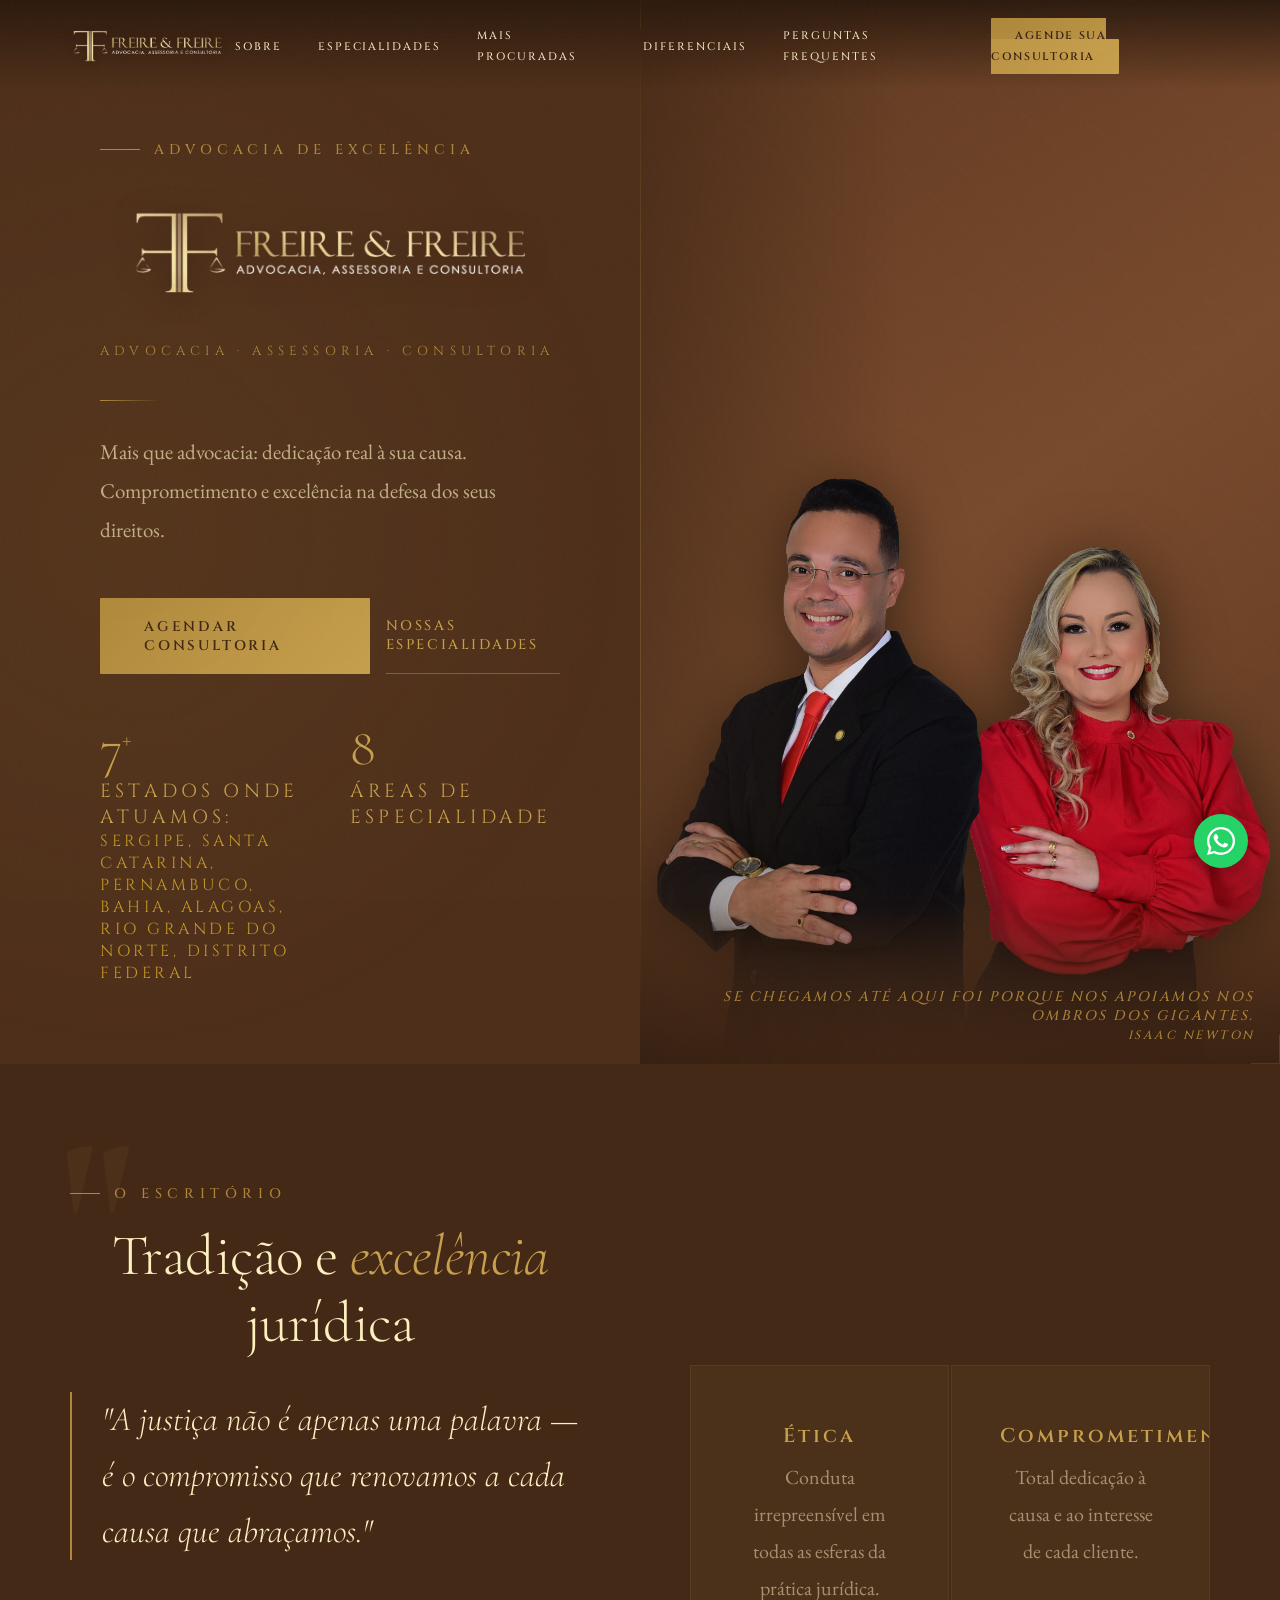
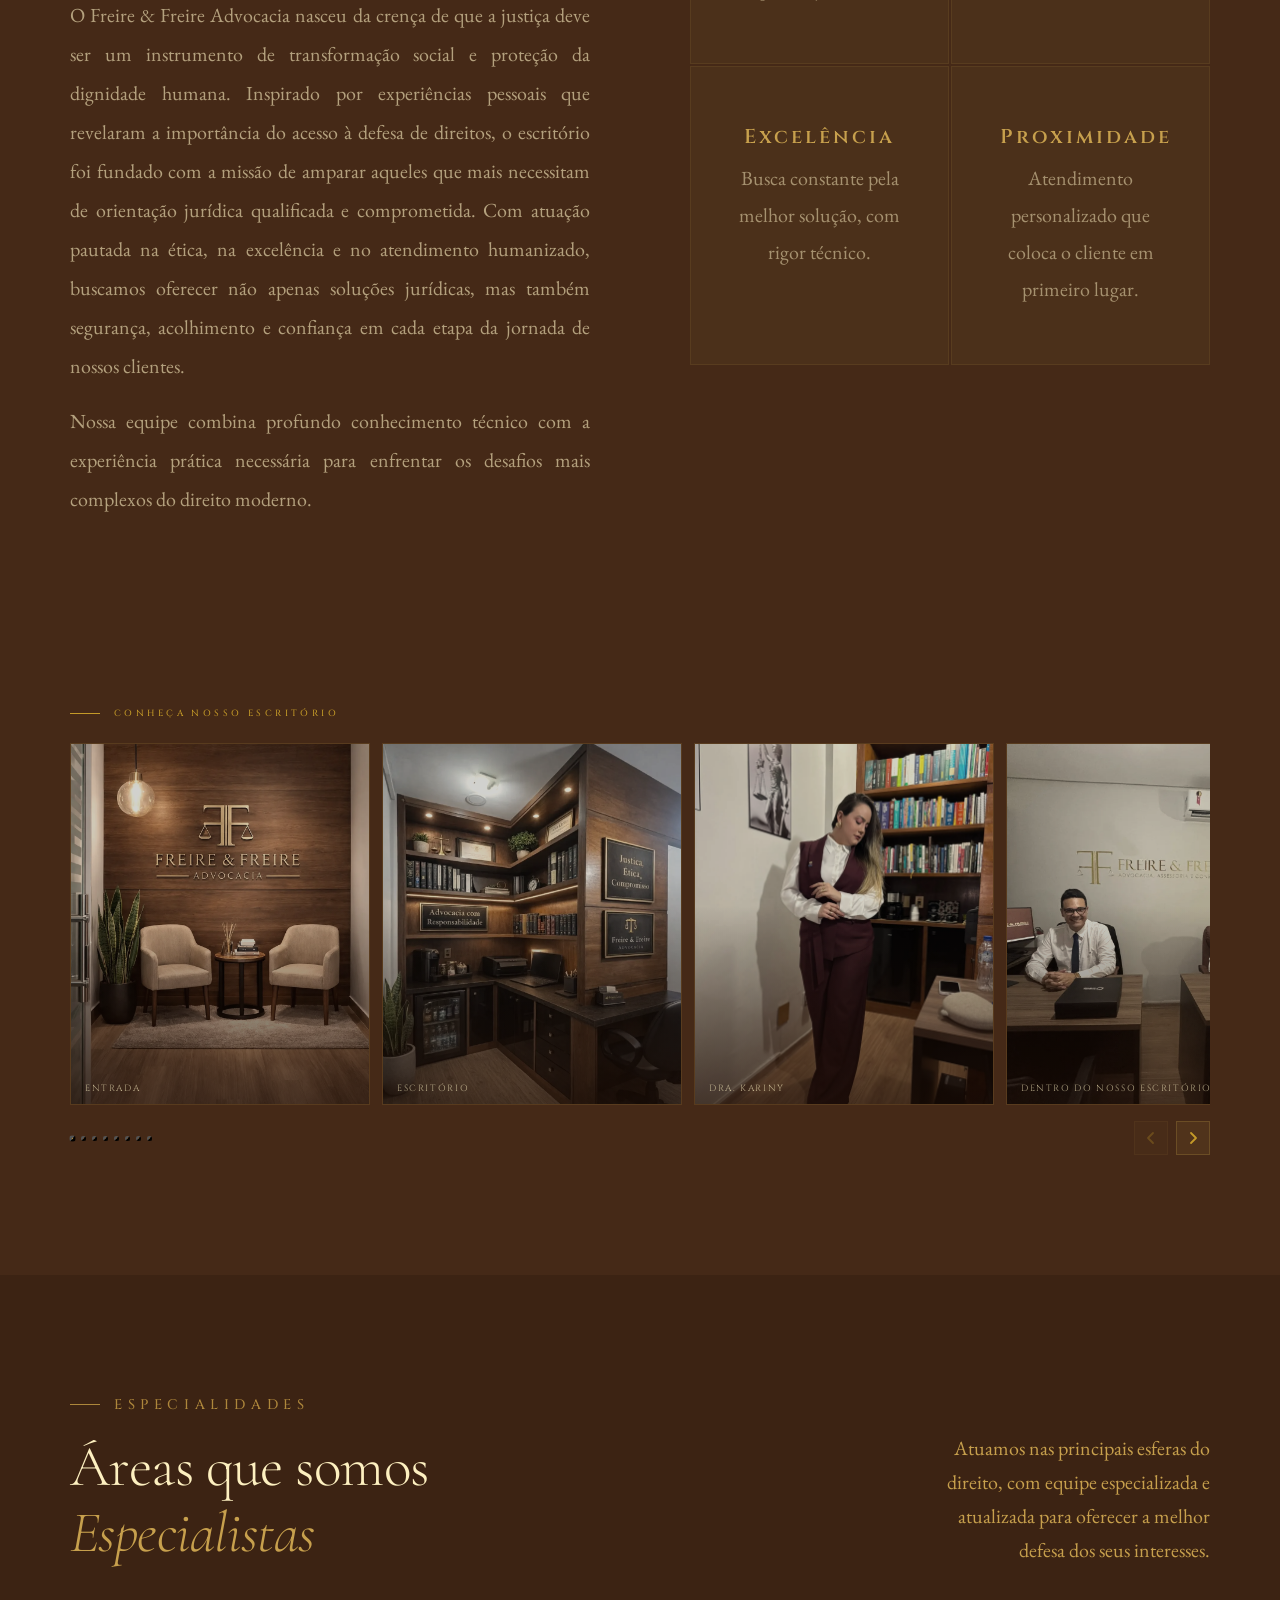
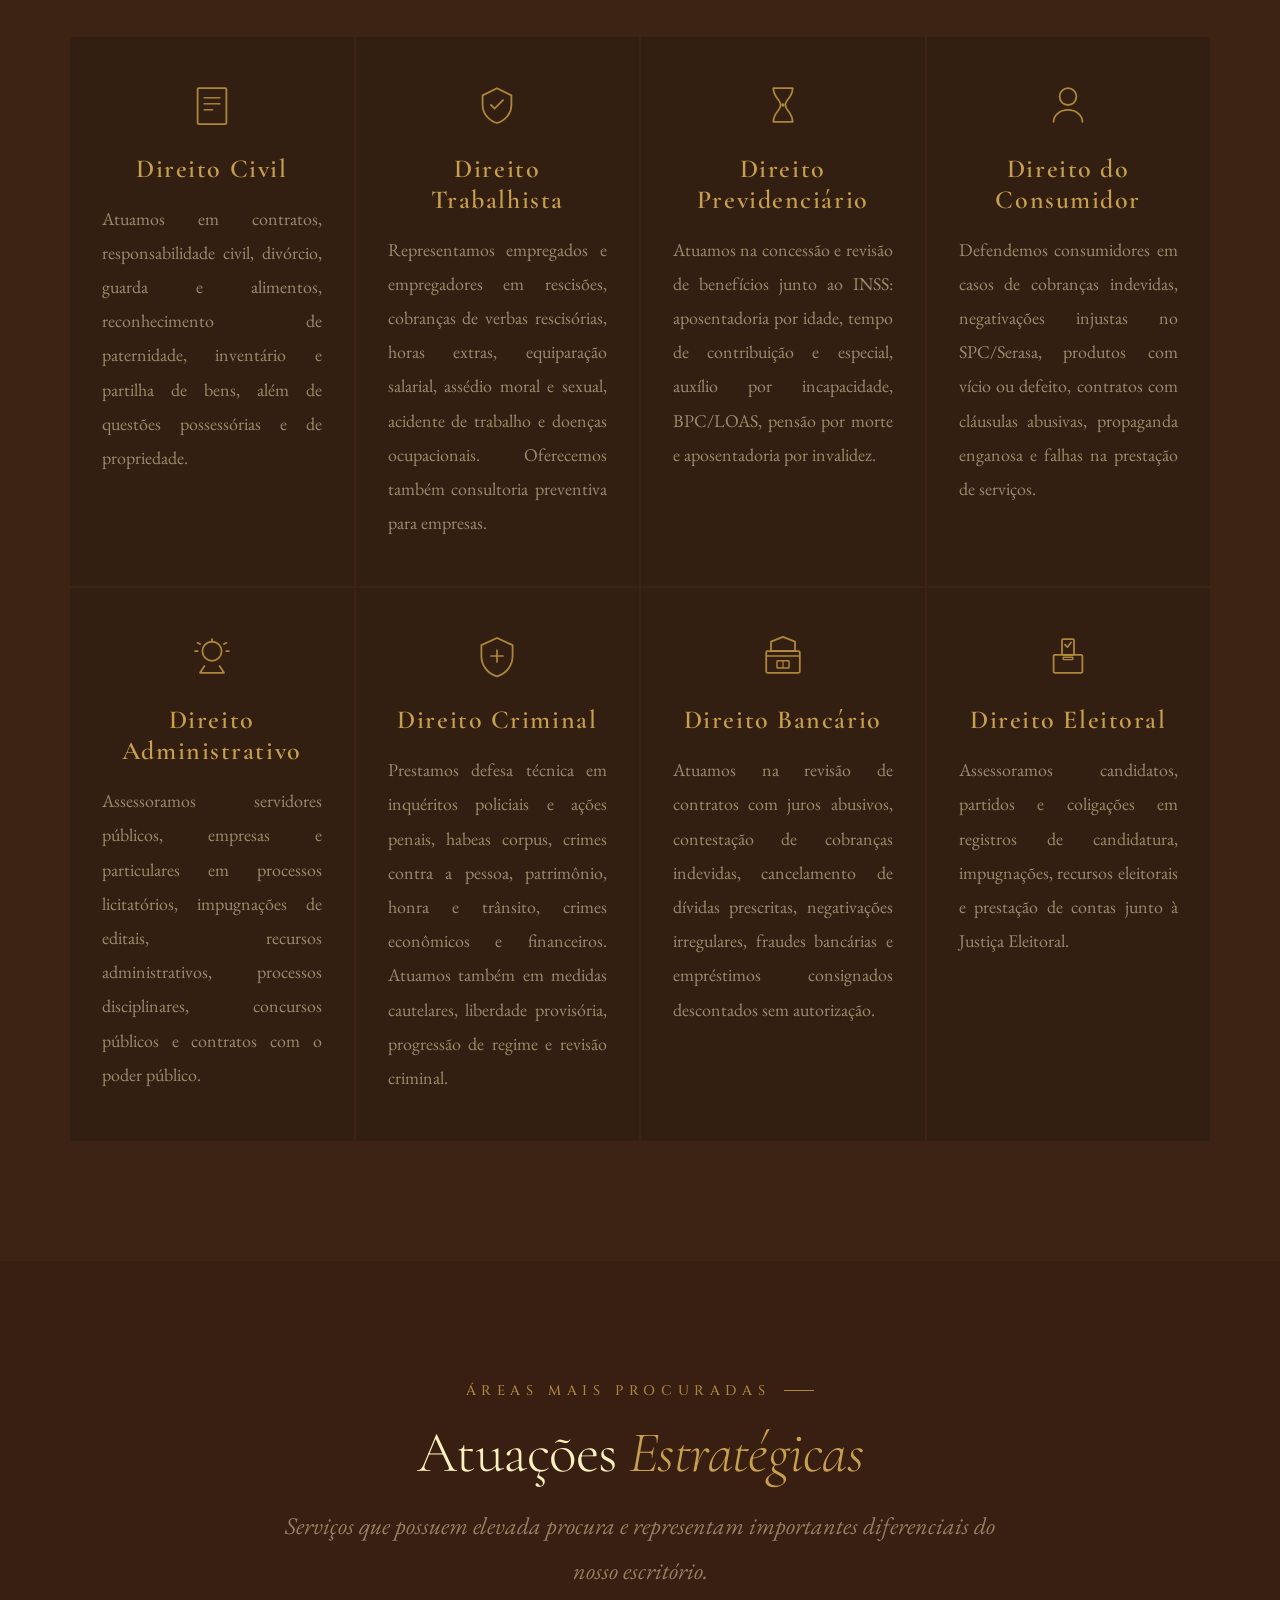
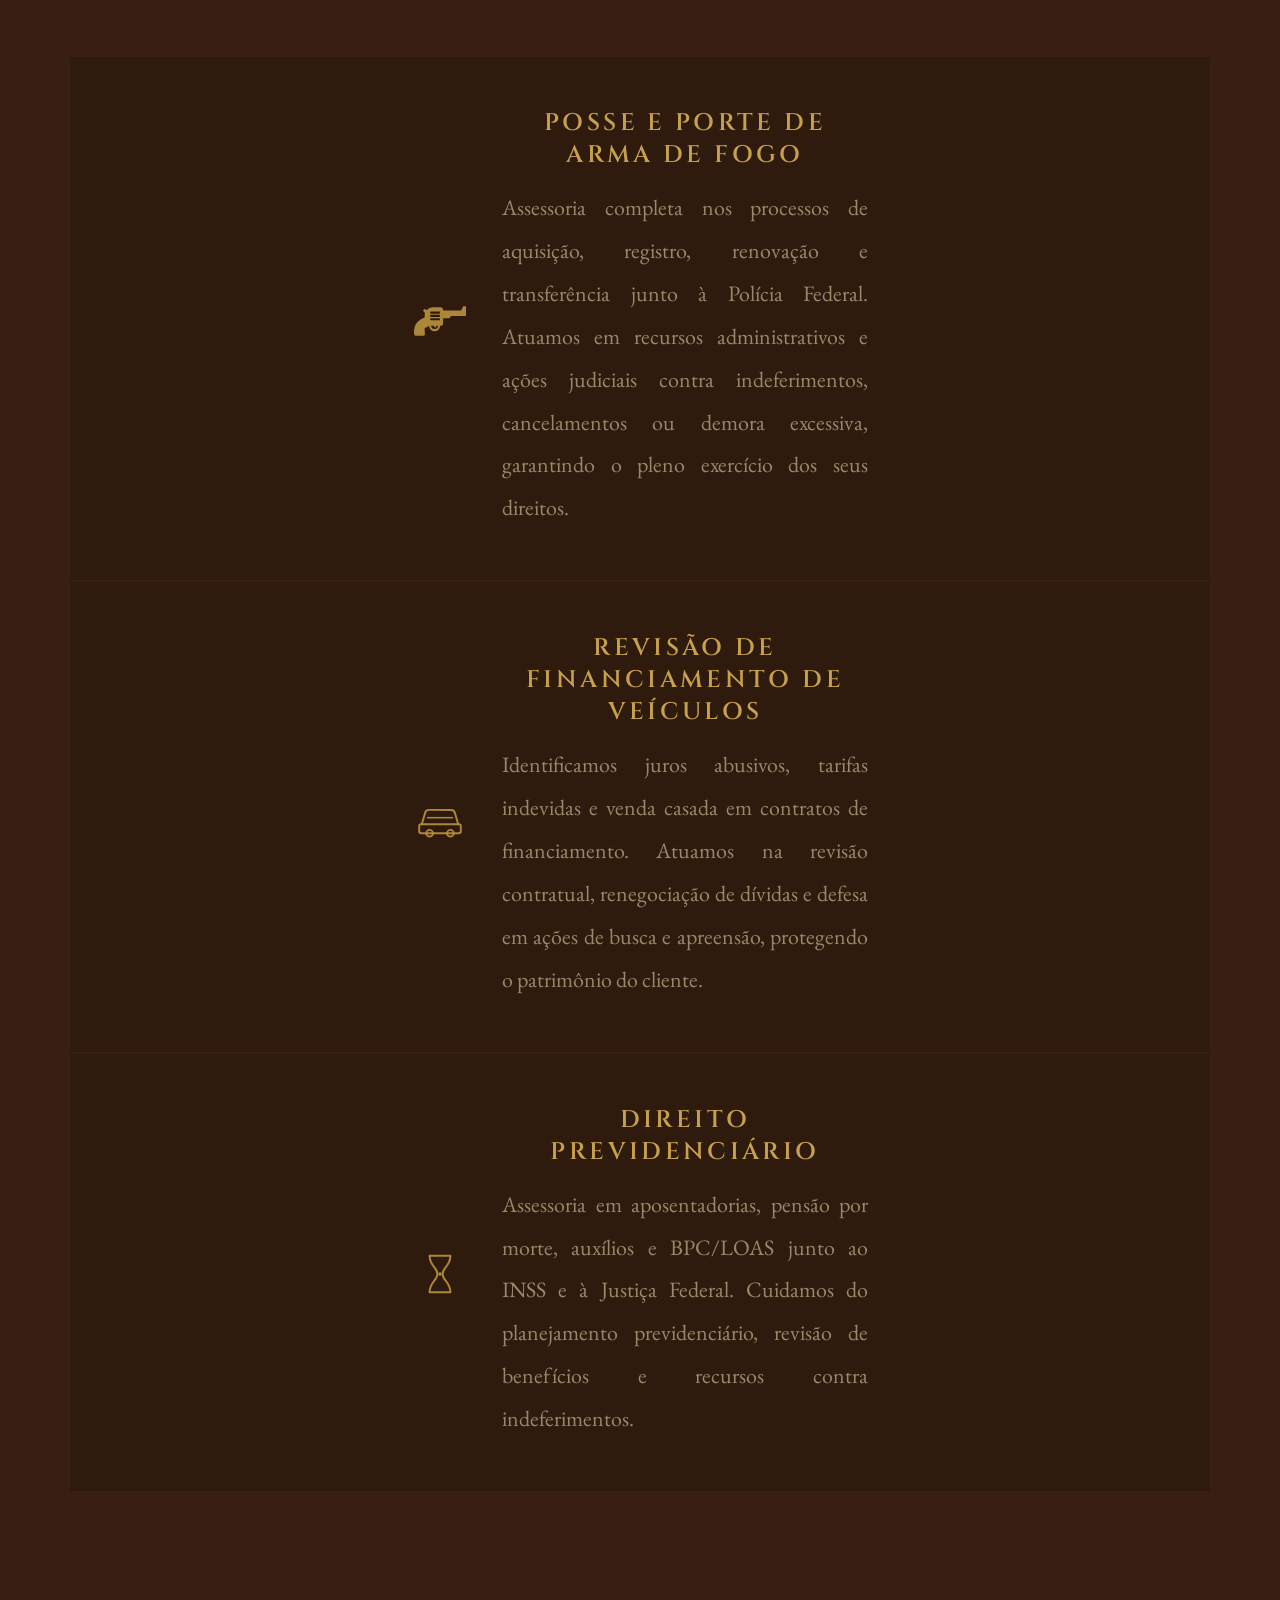
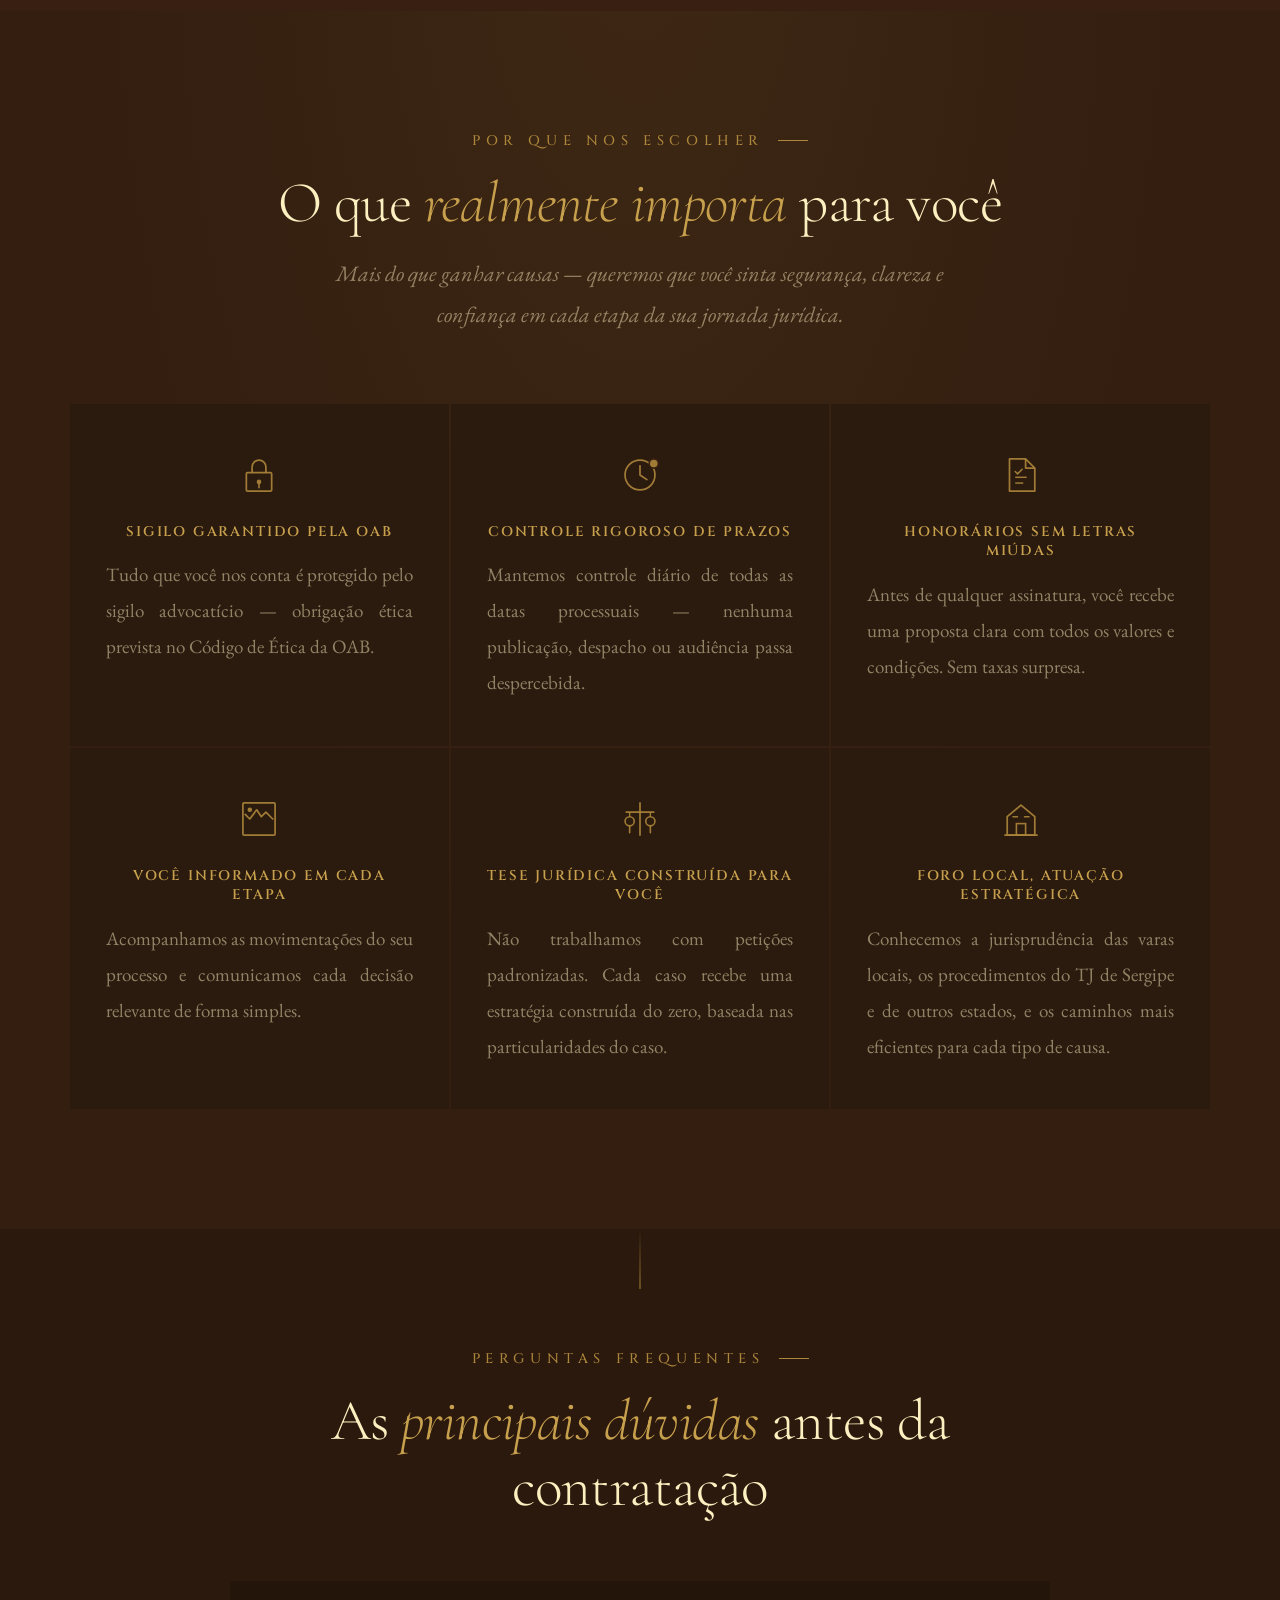
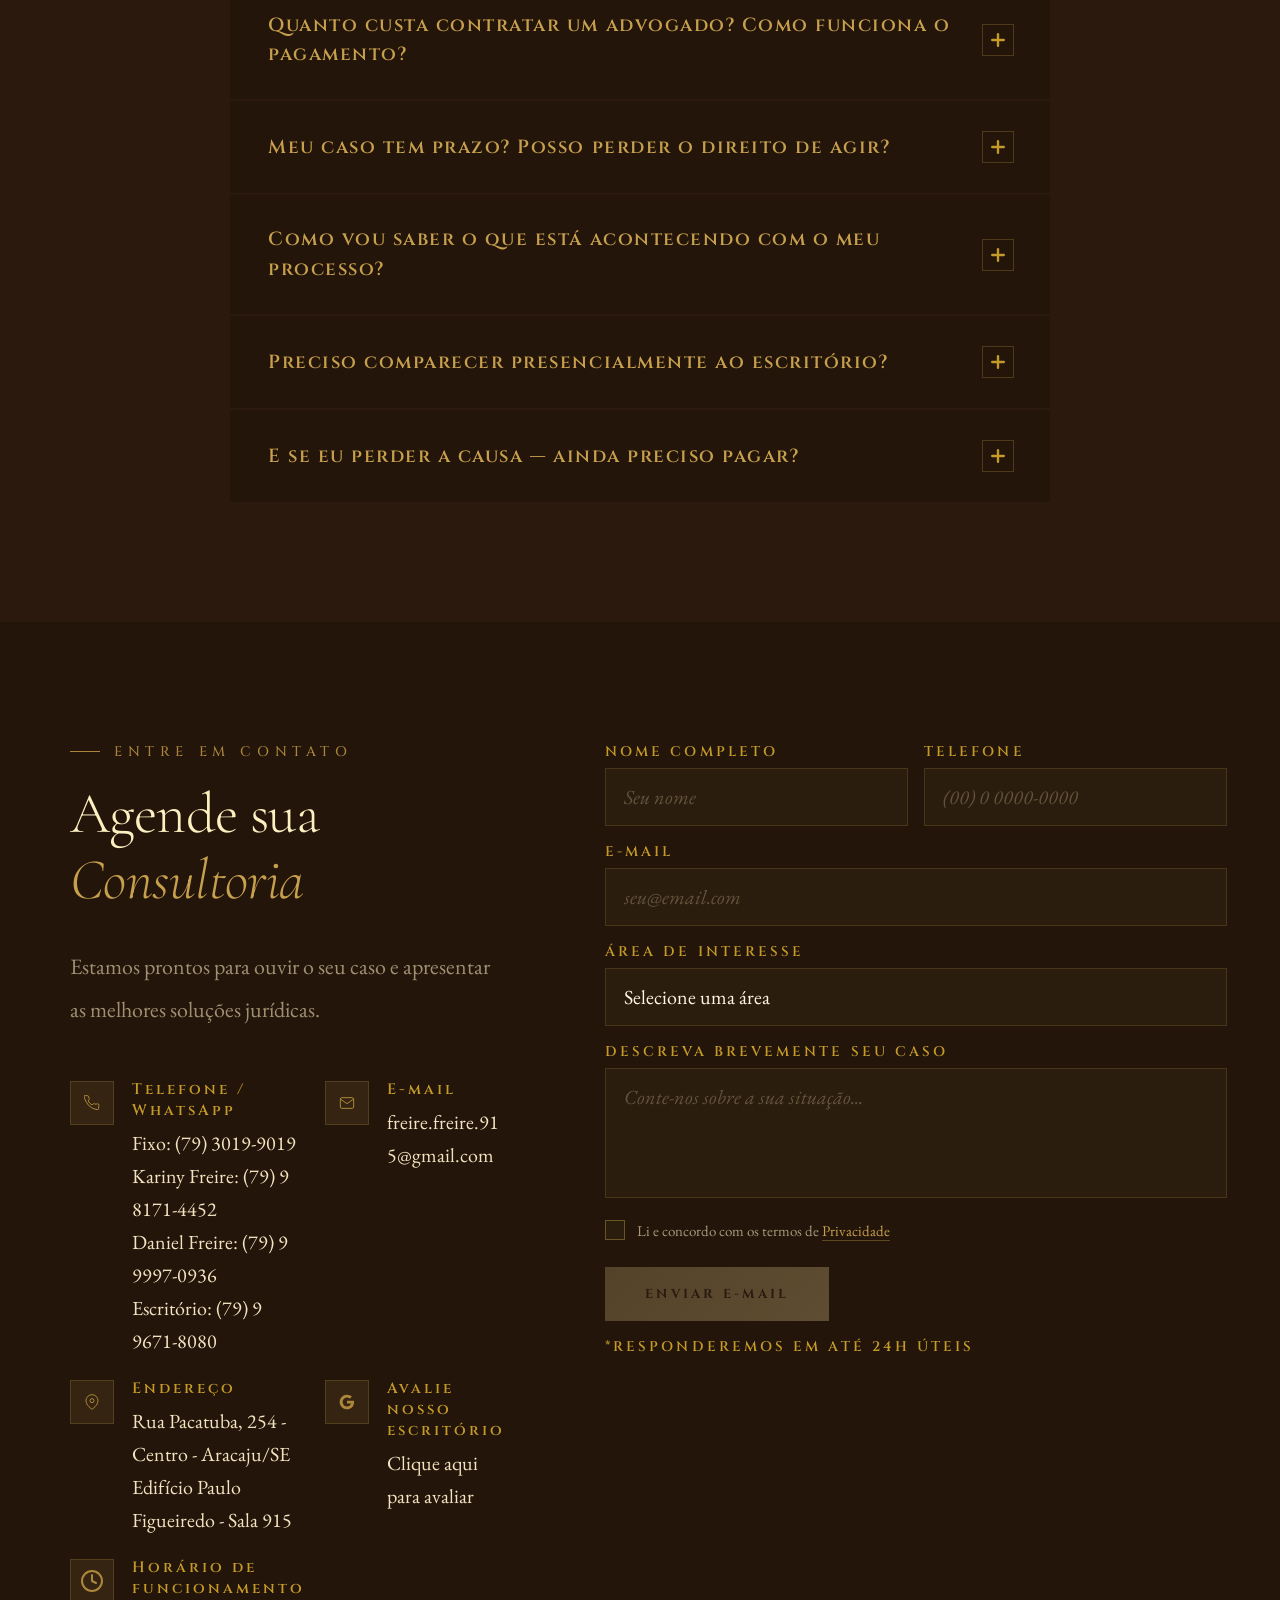
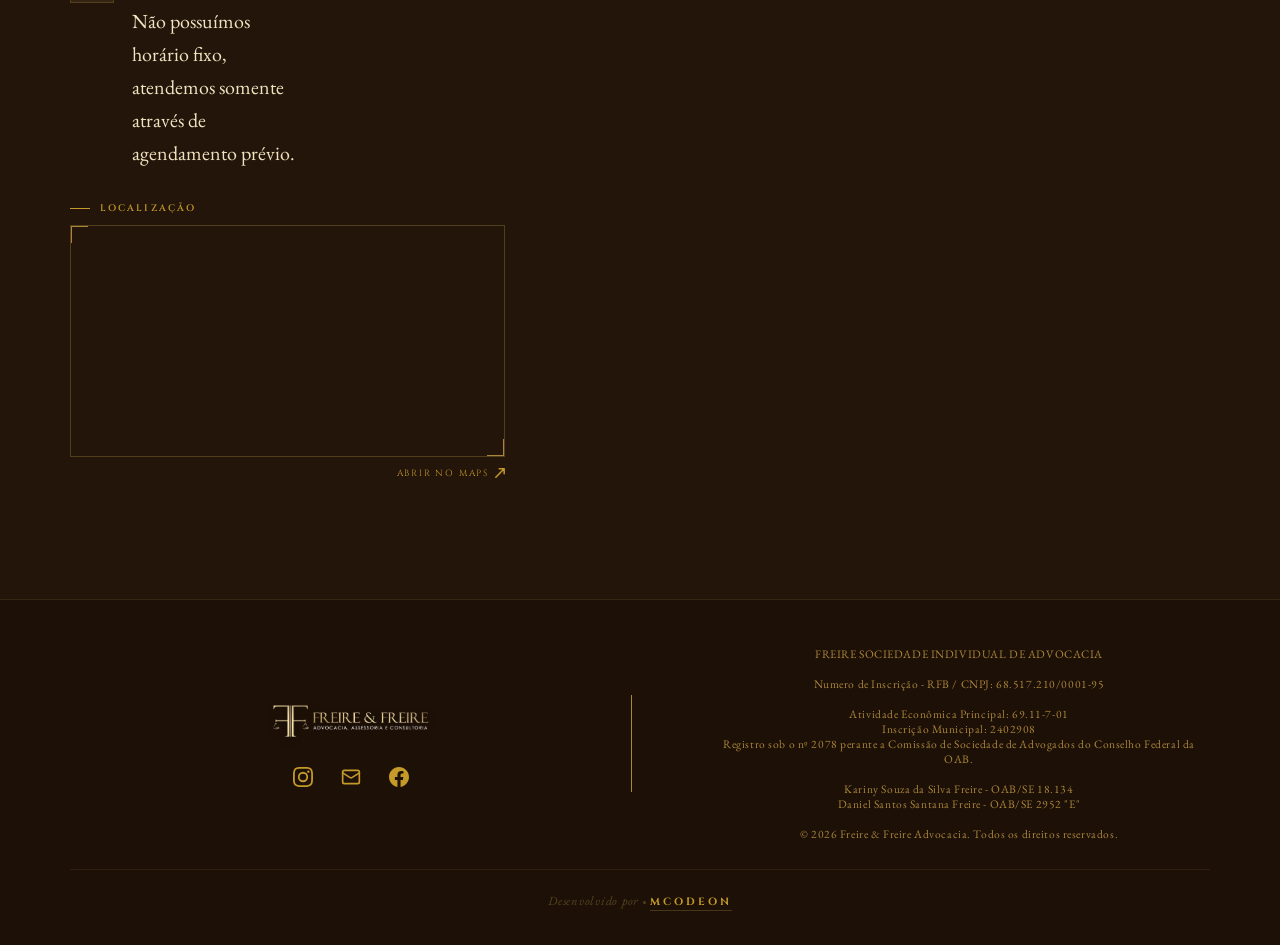
<file: index.html>
<!DOCTYPE html>
<html lang="pt-BR">
<head>
  <meta charset="UTF-8" />
  <meta name="viewport" content="width=device-width, initial-scale=1.0" />

  <!-- ═══ PRIMARY SEO ═══ -->
  <title>Freire & Freire Advocacia | Escritório de Advocacia em Aracaju/SE</title>
  <meta name="description" content="Freire & Freire Advocacia — escritório de advocacia em Aracaju/SE. Atendimento em Direito Civil, Trabalhista, Previdenciário, Criminal, Bancário, Eleitoral, Administrativo e do Consumidor. OAB/SE 18.134. Agende sua consultoria." />
  <meta name="keywords" content="advocacia Aracaju, advogado Aracaju, advogado Sergipe, escritório de advocacia Aracaju, direito civil Aracaju, direito trabalhista Aracaju, direito previdenciário Aracaju, direito criminal Aracaju, direito bancário Aracaju, direito eleitoral Sergipe, OAB SE, Freire e Freire advocacia, Kariny Freire advogada" />
  <meta name="author" content="Freire & Freire Advocacia" />
  <meta name="robots" content="index, follow, max-snippet:-1, max-image-preview:large, max-video-preview:-1" />
  <link rel="canonical" href="https://freireefreire.adv.br/" />
  <meta name="theme-color" content="#3A2212" />

  <!-- ═══ GEO / LOCAL ═══ -->
  <meta name="geo.region" content="BR-SE" />
  <meta name="geo.placename" content="Aracaju, Sergipe, Brasil" />
  <meta name="geo.position" content="-10.9167;-37.0500" />
  <meta name="ICBM" content="-10.9167, -37.0500" />

  <!-- ═══ OPEN GRAPH ═══ -->
  <meta property="og:type" content="website" />
  <meta property="og:url" content="https://freireefreire.adv.br/" />
  <meta property="og:title" content="Freire & Freire Advocacia | Escritório de Advocacia em Aracaju/SE" />
  <meta property="og:description" content="Escritório de advocacia em Aracaju com atuação em Direito Civil, Trabalhista, Previdenciário, Criminal, Bancário, Eleitoral, Administrativo e do Consumidor. OAB/SE 18.134." />
  <meta property="og:image" content="https://freireefreire.adv.br/assets/img/og-image.webp" />
  <meta property="og:image:width" content="1200" />
  <meta property="og:image:height" content="630" />
  <meta property="og:image:alt" content="Freire & Freire Advocacia — Escritório em Aracaju/SE" />
  <meta property="og:locale" content="pt_BR" />
  <meta property="og:site_name" content="Freire & Freire Advocacia" />

  <!-- ═══ TWITTER CARD ═══ -->
  <meta name="twitter:card" content="summary_large_image" />
  <meta name="twitter:title" content="Freire & Freire Advocacia | Aracaju/SE" />
  <meta name="twitter:description" content="Escritório de advocacia em Aracaju com atendimento em 8 áreas do direito. OAB/SE 18.134." />
  <meta name="twitter:image" content="https://freireefreire.adv.br/assets/img/og-image.webp" />

  <!-- ═══ FAVICON ═══ -->
  <link rel="icon" type="image/webp" sizes="32x32" href="assets/img/icon.webp">
  <link rel="icon" type="image/webp" sizes="16x16" href="assets/img/icon.webp">
  <link rel="apple-touch-icon" href="assets/img/icon.webp">

  <!-- ═══ PRECONNECT ═══ -->
  <link rel="preconnect" href="https://fonts.googleapis.com" />
  <link rel="preconnect" href="https://fonts.gstatic.com" crossorigin />

  <!-- ═══ FONTS ═══ -->
  <link href="https://fonts.googleapis.com/css2?family=Cormorant+Garamond:ital,wght@0,300;0,400;0,500;0,600;0,700;1,300;1,400;1,600&family=Cinzel:wght@400;500;600;700&family=EB+Garamond:ital,wght@0,400;0,500;1,400&display=swap" rel="stylesheet" />

  <!-- ═══ STYLESHEET ═══ -->
  <link rel="stylesheet" href="assets/css/styles.css">
  <style>.sr-only{position:absolute;width:1px;height:1px;padding:0;margin:-1px;overflow:hidden;clip:rect(0,0,0,0);white-space:nowrap;border:0}</style>

  <!-- ═══ JSON-LD STRUCTURED DATA ═══ -->
  <script type="application/ld+json">
  {
    "@context": "https://schema.org",
    "@graph": [
      {
        "@type": "LegalService",
        "@id": "https://freireefreire.adv.br/#organization",
        "name": "Freire & Freire Advocacia",
        "legalName": "Freire Sociedade Individual de Advocacia",
        "url": "https://freireefreire.adv.br/",
        "logo": "https://freireefreire.adv.br/assets/img/logo-semfundo.webp",
        "image": "https://freireefreire.adv.br/assets/img/og-image.webp",
        "description": "Escritório de advocacia em Aracaju/SE com atuação em Direito Civil, Trabalhista, Previdenciário, Criminal, Bancário, Eleitoral, Administrativo e do Consumidor.",
        "telephone": "+55-79-3019-9019",
        "email": "freire.freire.915@gmail.com",
        "address": {
          "@type": "PostalAddress",
          "streetAddress": "Rua Pacatuba, 254, Edifício Paulo Figueiredo, Sala 915",
          "addressLocality": "Aracaju",
          "addressRegion": "SE",
          "postalCode": "49010-040",
          "addressCountry": "BR"
        },
        "geo": {
          "@type": "GeoCoordinates",
          "latitude": -10.9167,
          "longitude": -37.0500
        },
        "openingHoursSpecification": [
          {
            "@type": "OpeningHoursSpecification",
            "dayOfWeek": ["Monday","Tuesday","Wednesday","Thursday","Friday"],
            "opens": "08:00",
            "closes": "18:00"
          }
        ],
        "areaServed": [
          { "@type": "State", "name": "Sergipe" },
          { "@type": "State", "name": "Pernambuco" },
          { "@type": "State", "name": "Bahia" },
          { "@type": "State", "name": "Alagoas" },
          { "@type": "State", "name": "Santa Catarina" },
          { "@type": "State", "name": "Rio Grande do Norte" },
          { "@type": "State", "name": "Distrito Federal" }
        ],
        "hasOfferCatalog": {
          "@type": "OfferCatalog",
          "name": "Especialidades",
          "itemListElement": [
            { "@type": "Offer", "itemOffered": { "@type": "Service", "name": "Direito Civil" } },
            { "@type": "Offer", "itemOffered": { "@type": "Service", "name": "Direito Trabalhista" } },
            { "@type": "Offer", "itemOffered": { "@type": "Service", "name": "Direito Previdenciário" } },
            { "@type": "Offer", "itemOffered": { "@type": "Service", "name": "Direito do Consumidor" } },
            { "@type": "Offer", "itemOffered": { "@type": "Service", "name": "Direito Administrativo" } },
            { "@type": "Offer", "itemOffered": { "@type": "Service", "name": "Direito Criminal" } },
            { "@type": "Offer", "itemOffered": { "@type": "Service", "name": "Direito Bancário" } },
            { "@type": "Offer", "itemOffered": { "@type": "Service", "name": "Direito Eleitoral" } }
          ]
        },
        "sameAs": [
          "https://www.instagram.com/freireefreire.adv"
        ]
      },
      {
        "@type": "Person",
        "@id": "https://freireefreire.adv.br/#kariny",
        "name": "Kariny Souza da Silva Freire",
        "jobTitle": "Advogada — OAB/SE 18.134",
        "description": "Advogada inscrita na OAB/SE sob o nº 18.134, especialista em múltiplas áreas do direito com atuação em Sergipe e outros estados.",
        "worksFor": { "@id": "https://freireefreire.adv.br/#organization" },
        "telephone": "+55-79-9-8171-4452",
        "url": "https://freireefreire.adv.br/"
      },
      {
        "@type": "WebSite",
        "@id": "https://freireefreire.adv.br/#website",
        "url": "https://freireefreire.adv.br/",
        "name": "Freire & Freire Advocacia",
        "description": "Site oficial do escritório Freire & Freire Advocacia, Aracaju/SE",
        "publisher": { "@id": "https://freireefreire.adv.br/#organization" },
        "inLanguage": "pt-BR"
      },
      {
        "@type": "WebPage",
        "@id": "https://freireefreire.adv.br/#webpage",
        "url": "https://freireefreire.adv.br/",
        "name": "Freire & Freire Advocacia | Escritório de Advocacia em Aracaju/SE",
        "isPartOf": { "@id": "https://freireefreire.adv.br/#website" },
        "about": { "@id": "https://freireefreire.adv.br/#organization" },
        "description": "Página oficial do escritório Freire & Freire Advocacia em Aracaju/SE.",
        "inLanguage": "pt-BR",
        "breadcrumb": {
          "@type": "BreadcrumbList",
          "itemListElement": [
            { "@type": "ListItem", "position": 1, "name": "Início",              "item": "https://freireefreire.adv.br/" },
            { "@type": "ListItem", "position": 2, "name": "O Escritório",        "item": "https://freireefreire.adv.br/#sobre" },
            { "@type": "ListItem", "position": 3, "name": "Especialidades",   "item": "https://freireefreire.adv.br/#areas" },
            { "@type": "ListItem", "position": 4, "name": "Perguntas Frequentes","item": "https://freireefreire.adv.br/#faq" },
            { "@type": "ListItem", "position": 5, "name": "Contato",             "item": "https://freireefreire.adv.br/#contato" }
          ]
        }
      },
      {
        "@type": "FAQPage",
        "@id": "https://freireefreire.adv.br/#faq",
        "mainEntity": [
          {
            "@type": "Question",
            "name": "Quanto custa contratar um advogado? Como funciona o pagamento?",
            "acceptedAnswer": { "@type": "Answer", "text": "Os honorários variam conforme a complexidade do caso, a área do direito e o tempo estimado de atuação. Apresentamos uma proposta clara antes de qualquer assinatura — sem taxas ocultas. Trabalhamos com diferentes formas de pagamento e, em alguns casos, é possível parcelar ou combinar honorários por êxito, onde você paga uma parte apenas ao final, se o resultado for favorável." }
          },
          {
            "@type": "Question",
            "name": "Meu caso tem prazo? Posso perder o direito de agir?",
            "acceptedAnswer": { "@type": "Answer", "text": "Muitos direitos têm prazo — chamado de prazo prescricional ou decadencial — e após esse período a ação pode ser inviabilizada. Por isso é importante não esperar. Na consulta já verificamos se há urgência no seu caso e agimos imediatamente para que nenhum prazo comprometa sua causa." }
          },
          {
            "@type": "Question",
            "name": "Como vou saber o que está acontecendo com o meu processo?",
            "acceptedAnswer": { "@type": "Answer", "text": "Você será informado a cada movimentação relevante — decisões, publicações, audiências e despachos — sem precisar ligar para perguntar. Nossa comunicação é direta e sem juridiquês: explicamos o que aconteceu, o que significa e o que vem a seguir." }
          },
          {
            "@type": "Question",
            "name": "Preciso comparecer presencialmente ao escritório?",
            "acceptedAnswer": { "@type": "Answer", "text": "Não necessariamente. A consulta inicial pode ser feita de forma presencial ou por videoconferência, conforme sua preferência. Boa parte da documentação e das comunicações pode ser tratada à distância." }
          },
          {
            "@type": "Question",
            "name": "E se eu perder a causa — ainda preciso pagar?",
            "acceptedAnswer": { "@type": "Answer", "text": "Depende do que foi acordado em contrato. Nos casos com honorários fixos, o pagamento cobre o trabalho realizado independentemente do resultado. Já nos contratos por êxito, os honorários finais só são devidos se a causa for ganha." }
          }
        ]
      }
    ]
  }
  </script>
</head>
<body>

<!-- ══ MENU MOBILE ══ -->
<div class="nav-mobile-menu" id="mobileMenu">
  <img src="assets/img/logo-semfundo.webp" alt="Freire & Freire" class="nav-mobile-logo" loading="lazy">
  <ul>
    <li><a href="#sobre" onclick="closeMobileMenu()">Sobre</a></li>
    <li><a href="#areas" onclick="closeMobileMenu()">Especialidades</a></li>
    <li><a href="#processo" onclick="closeMobileMenu()">Mais procuradas</a></li>
    <li><a href="#diferenciais" onclick="closeMobileMenu()">Diferenciais</a></li>
    <li><a href="#faq" onclick="closeMobileMenu()">Perguntas Frequentes</a></li>
  </ul>
  <a href="#contato" class="mobile-cta" onclick="closeMobileMenu()">Agendar Consultoria</a>
</div>

<!-- ══ NAV ══ -->
<nav id="navbar">
  <a href="#" class="nav-logo">
    <img src="assets/img/logo-semfundo.webp" alt="Logo Freire & Freire" class="logonav" loading="eager">
  </a>
  <ul class="nav-links">
    <li><a href="#sobre">Sobre</a></li>
    <li><a href="#areas">Especialidades</a></li>
    <li><a href="#processo">Mais procuradas</a></li>
    <li><a href="#diferenciais">Diferenciais</a></li>
    <li><a href="#faq">Perguntas Frequentes</a></li>
    <li><a href="#contato" class="nav-cta">Agende sua consultoria</a></li>
  </ul>
  <button class="nav-hamburger" id="hamburger" aria-label="Abrir menu">
    <span></span><span></span><span></span>
  </button>
</nav>

<!-- ══ HERO ══ -->
<section class="hero" id="inicio">
  <div class="hero-left">
    <div class="hero-eyebrow">Advocacia de Excelência</div>
    <img src="assets/img/logo-semfundo.webp" alt="Freire & Freire Advocacia" class="logohero" loading="eager">
    <h1 class="sr-only">Freire & Freire Advocacia — Escritório de Advocacia em Aracaju, Sergipe</h1>
    <p class="hero-subtitle">ADVOCACIA · ASSESSORIA · CONSULTORIA</p>
    <div class="hero-divider"></div>
    <p class="hero-desc">Mais que advocacia: dedicação real à sua causa. Comprometimento e excelência na defesa dos seus direitos.</p>
    <div class="hero-actions">
      <a href="#contato" class="btn-primary">Agendar Consultoria</a>
      <a href="#areas" class="btn-secondary">Nossas Especialidades</a>
    </div>
    <div class="hero-stats">
      <div class="stat">
        <div class="stat-num">7<sup>+</sup></div>
        <div class="stat-label"><span class="stat-span">Estados onde atuamos: </span><br>SERGIPE, SANTA CATARINA, PERNAMBUCO, BAHIA, ALAGOAS, RIO GRANDE DO NORTE, DISTRITO FEDERAL</div>
      </div>
      <div class="stat">
        <div class="stat-num">8<sup></sup></div>
        <div class="stat-label"><span class="stat-span">Áreas de Especialidade</span></div>
      </div>
    </div>
  </div>

  <div class="hero-right">
    <div class="hero-photo-placeholder">
      <div class="photo-frame">
        <div class="photo-frame-corner-tr"></div>
        <div class="photo-frame-corner-bl"></div>
        <span class="photo-frame-text">Se chegamos até aqui foi porque nos apoiamos nos ombros dos gigantes.<br><span class="isaac">Isaac Newton</span></span>
      </div>
      <img src="assets/img/Foto dos advogados.png" alt="Foto dos advogados" id="advfoto">
    </div>
    <div class="hero-right-overlay"></div>
  </div>
</section>

<!-- ══ SOBRE ══ -->
<section class="about" id="sobre">
  <div class="about-left">
    <div class="section-label">O Escritório</div>
    <h2 class="section-heading">Tradição e <em>excelência</em> jurídica</h2>
    <blockquote class="about-quote">
      "A justiça não é apenas uma palavra — é o compromisso que renovamos a cada causa que abraçamos."
    </blockquote>
    <p class="about-text">
O Freire & Freire Advocacia nasceu da crença de que a justiça deve ser um instrumento de transformação social e proteção da dignidade humana. Inspirado por experiências pessoais que revelaram a importância do acesso à defesa de direitos, o escritório foi fundado com a missão de amparar aqueles que mais necessitam de orientação jurídica qualificada e comprometida.
Com atuação pautada na ética, na excelência e no atendimento humanizado, buscamos oferecer não apenas soluções jurídicas, mas também segurança, acolhimento e confiança em cada etapa da jornada de nossos clientes.    </p>
    <p class="about-text">
      Nossa equipe combina profundo conhecimento técnico com a experiência prática necessária para enfrentar os desafios mais complexos do direito moderno.
    </p>
  </div>
  <div class="about-right">
    <div class="about-values">
      <div class="value-card">
        <!-- <div class="value-num">01</div> -->
        <div class="value-title">Ética</div>
        <p class="value-text">Conduta irrepreensível em todas as esferas da prática jurídica.</p>
      </div>
      <div class="value-card">
        <!-- <div class="value-num">02</div> -->
        <div class="value-title">Comprometimento</div>
        <p class="value-text">Total dedicação à causa e ao interesse de cada cliente.</p>
      </div>
      <div class="value-card">
        <!-- <div class="value-num">03</div> -->
        <div class="value-title">Excelência</div>
        <p class="value-text">Busca constante pela melhor solução, com rigor técnico.</p>
      </div>
      <div class="value-card">
        <!-- <div class="value-num">04</div> -->
        <div class="value-title">Proximidade</div>
        <p class="value-text">Atendimento personalizado que coloca o cliente em primeiro lugar.</p>
      </div>
    </div>
  </div>

  <!-- CARROSSEL -->
  <div class="about-carousel-wrap">
    <p class="about-carousel-label">CONHEÇA Nosso Escritório</p>
    <div class="carousel-viewport" id="carousel">
      <div class="carousel-track" id="carouselTrack">
        <div class="carousel-card">
          <img src="assets/img/Foto da fachada.webp" alt="Fachada do escritório Freire &amp; Freire Advocacia em Aracaju/SE" loading="lazy">
          <span class="carousel-card-caption">ENTRADA</span>
        </div>
        <div class="carousel-card">
          <img src="assets/img/Foto do escritório 01.webp" alt="Biblioteca jurídica" loading="lazy">
          <span class="carousel-card-caption">Escritório</span>
        </div>
        <div class="carousel-card">
          <img src="assets/img/Foto da Dra. Kariny.webp" alt="Equipe" loading="lazy">
          <span class="carousel-card-caption">Dra. Kariny</span>
        </div>
        <div class="carousel-card">
          <img src="assets/img/Foto da equipe-02.webp" alt="Biblioteca jurídica" loading="lazy">
          <span class="carousel-card-caption">dentro do nosso escritório</span>
        </div>
        <div class="carousel-card">
          <img src="assets/img/Foto do escritório 02.webp" alt="Sala de atendimento" loading="lazy">
          <span class="carousel-card-caption">Atendimento</span>
        </div>
        <div class="carousel-card">
          <img src="assets/img/Nossa estética.webp" alt="Ambiente do escritório Freire &amp; Freire" loading="lazy">
          <span class="carousel-card-caption">Nossa estética</span>
        </div>
        <div class="carousel-card">
          <img src="assets/img/Foto da bibilioteca.webp" alt="Biblioteca jurídica — Freire &amp; Freire Advocacia" loading="lazy">
          <span class="carousel-card-caption">Biblioteca</span>
        </div>
        <div class="carousel-card">
          <img src="assets/img/Mais da nossa equipe-04.webp" alt="Advogados Freire &amp; Freire" loading="lazy">
          <span class="carousel-card-caption">Mais da nossa equipe</span>
        </div>
        <div class="carousel-card">
          <img src="assets/img/Foto do escritório 03.webp" alt="Escritório Freire &amp; Freire — Edifício Paulo Figueiredo, Aracaju" loading="lazy">
          <span class="carousel-card-caption">MAIS DO NOSSO Escritório</span>
        </div>
        <div class="carousel-card">
          <img src="assets/img/Mais da nossa equipe-03.webp" alt="Equipe jurídica Freire &amp; Freire" loading="lazy">
          <span class="carousel-card-caption">Mais da nossa equipe</span>
        </div>
      </div>
    </div>
    <div class="carousel-controls">
      <div class="carousel-dots" id="carouselDots"></div>
      <button class="carousel-btn" id="carouselPrev" aria-label="Anterior">
        <svg viewBox="0 0 14 14" fill="none" stroke="currentColor" stroke-width="1.8" stroke-linecap="round" stroke-linejoin="round">
          <polyline points="9,2 4,7 9,12"/>
        </svg>
      </button>
      <button class="carousel-btn" id="carouselNext" aria-label="Próximo">
        <svg viewBox="0 0 14 14" fill="none" stroke="currentColor" stroke-width="1.8" stroke-linecap="round" stroke-linejoin="round">
          <polyline points="5,2 10,7 5,12"/>
        </svg>
      </button>
    </div>
  </div>

</section>
<section class="areas" id="areas">
  <div class="areas-header">
    <div class="areas-header-left">
      <div class="section-label">Especialidades</div>
      <h2 class="section-heading">Áreas que somos <em>Especialistas</em></h2>
    </div>
    <p class="areas-header-right">
      Atuamos nas principais esferas do direito, com equipe especializada e atualizada para oferecer a melhor defesa dos seus interesses.
    </p>
  </div>
  <div class="areas-grid">
    <div class="area-card">
      <svg class="area-icon" viewBox="0 0 40 40" fill="none" xmlns="http://www.w3.org/2000/svg">
        <rect x="8" y="6" width="24" height="30" rx="1" stroke="currentColor" stroke-width="1.5"/>
        <line x1="13" y1="14" x2="27" y2="14" stroke="currentColor" stroke-width="1.2"/>
        <line x1="13" y1="19" x2="27" y2="19" stroke="currentColor" stroke-width="1.2"/>
        <line x1="13" y1="24" x2="21" y2="24" stroke="currentColor" stroke-width="1.2"/>
      </svg>
      <div class="area-title">Direito Civil</div>
      <p class="area-text">Atuamos em contratos, responsabilidade civil, divórcio, guarda e alimentos, reconhecimento de paternidade, inventário e partilha de bens, além de questões possessórias e de propriedade. </p>
    </div>
    <div class="area-card">
      <svg class="area-icon" viewBox="0 0 40 40" fill="none" xmlns="http://www.w3.org/2000/svg">
        <path d="M20 6L8 12v8c0 7 5 13 12 15 7-2 12-8 12-15v-8L20 6z" stroke="currentColor" stroke-width="1.5"/>
        <polyline points="15,20 18,23 25,16" stroke="currentColor" stroke-width="1.5" stroke-linecap="round"/>
      </svg>
      <div class="area-title">Direito Trabalhista</div>
      <p class="area-text">Representamos empregados e empregadores em rescisões, cobranças de verbas rescisórias, horas extras, equiparação salarial, assédio moral e sexual, acidente de trabalho e doenças ocupacionais. Oferecemos também consultoria preventiva para empresas.</p>
    </div>
    <div class="area-card">
      <svg class="area-icon" viewBox="0 0 40 40" fill="none" xmlns="http://www.w3.org/2000/svg">
        <path d="M12 6h16M12 34h16" stroke="currentColor" stroke-width="1.5" stroke-linecap="round"/>
        <path d="M12 6c0 8 6 9 6 14s-6 6-6 14M28 6c0 8-6 9-6 14s6 6 6 14" stroke="currentColor" stroke-width="1.5" stroke-linejoin="round"/>
        <circle cx="20" cy="20" r="1.4" fill="currentColor"/>
      </svg>
      <div class="area-title">Direito Previdenciário</div>
      <p class="area-text">Atuamos na concessão e revisão de benefícios junto ao INSS: aposentadoria por idade, tempo de contribuição e especial, auxílio por incapacidade, BPC/LOAS, pensão por morte e aposentadoria por invalidez.</p>
    </div>
    <div class="area-card">
      <svg class="area-icon" viewBox="0 0 40 40" fill="none" xmlns="http://www.w3.org/2000/svg">
        <path d="M20 6a7 7 0 100 14A7 7 0 0020 6z" stroke="currentColor" stroke-width="1.5"/>
        <path d="M8 34c0-5.5 5.4-10 12-10s12 4.5 12 10" stroke="currentColor" stroke-width="1.5" stroke-linecap="round"/>
      </svg>
      <div class="area-title">Direito do Consumidor</div>
      <p class="area-text">Defendemos consumidores em casos de cobranças indevidas, negativações injustas no SPC/Serasa, produtos com vício ou defeito, contratos com cláusulas abusivas, propaganda enganosa e falhas na prestação de serviços.</p>
    </div>
    <div class="area-card">
      <svg class="area-icon" viewBox="0 0 40 40" fill="none" xmlns="http://www.w3.org/2000/svg">
        <circle cx="20" cy="16" r="8" stroke="currentColor" stroke-width="1.5"/>
        <line x1="20" y1="8" x2="20" y2="6" stroke="currentColor" stroke-width="1.5" stroke-linecap="round"/>
        <line x1="10" y1="10" x2="8" y2="9" stroke="currentColor" stroke-width="1.5" stroke-linecap="round"/>
        <line x1="30" y1="10" x2="32" y2="9" stroke="currentColor" stroke-width="1.5" stroke-linecap="round"/>
        <line x1="8" y1="16" x2="6" y2="16" stroke="currentColor" stroke-width="1.5" stroke-linecap="round"/>
        <line x1="32" y1="16" x2="34" y2="16" stroke="currentColor" stroke-width="1.5" stroke-linecap="round"/>
        <path d="M14 28l-4 6h20l-4-6" stroke="currentColor" stroke-width="1.5" stroke-linejoin="round"/>
      </svg>
      <div class="area-title">Direito Administrativo</div>
      <p class="area-text">Assessoramos servidores públicos, empresas e particulares em processos licitatórios, impugnações de editais, recursos administrativos, processos disciplinares, concursos públicos e contratos com o poder público.</p>
    </div>
    <div class="area-card">
      <svg class="area-icon" viewBox="0 0 40 40" fill="none" xmlns="http://www.w3.org/2000/svg">
        <path d="M20 5L7 11v9c0 8 5.5 15 13 17 7.5-2 13-9 13-17v-9L20 5z" stroke="currentColor" stroke-width="1.5"/>
        <line x1="15" y1="20" x2="25" y2="20" stroke="currentColor" stroke-width="1.4" stroke-linecap="round"/>
        <line x1="20" y1="15" x2="20" y2="25" stroke="currentColor" stroke-width="1.4" stroke-linecap="round"/>
      </svg>
      <div class="area-title">Direito Criminal</div>
      <p class="area-text">Prestamos defesa técnica em inquéritos policiais e ações penais, habeas corpus, crimes contra a pessoa, patrimônio, honra e trânsito, crimes econômicos e financeiros. Atuamos também em medidas cautelares, liberdade provisória, progressão de regime e revisão criminal.</p>
    </div>
    <div class="area-card">
      <svg class="area-icon" viewBox="0 0 40 40" fill="none" xmlns="http://www.w3.org/2000/svg">
        <rect x="6" y="16" width="28" height="18" rx="1" stroke="currentColor" stroke-width="1.5"/>
        <path d="M6 20h28" stroke="currentColor" stroke-width="1.2"/>
        <path d="M10 8l10-4 10 4v8H10V8z" stroke="currentColor" stroke-width="1.5" stroke-linejoin="round"/>
        <rect x="15" y="24" width="10" height="6" rx="0.5" stroke="currentColor" stroke-width="1.2"/>
        <line x1="20" y1="24" x2="20" y2="30" stroke="currentColor" stroke-width="1"/>
      </svg>
      <div class="area-title">Direito Bancário</div>
      <p class="area-text">Atuamos na revisão de contratos com juros abusivos, contestação de cobranças indevidas, cancelamento de dívidas prescritas, negativações irregulares, fraudes bancárias e empréstimos consignados descontados sem autorização.</p>
    </div>

    <div class="area-card">
      <svg class="area-icon" viewBox="0 0 40 40" fill="none" xmlns="http://www.w3.org/2000/svg">
        <rect x="8" y="19" width="24" height="15" rx="1" stroke="currentColor" stroke-width="1.5"/>
        <rect x="16" y="21" width="8" height="2" rx="0.5" stroke="currentColor" stroke-width="1.2"/>
        <rect x="15" y="6" width="10" height="13" rx="1" stroke="currentColor" stroke-width="1.5"/>
        <path d="M17.5 10.5l2 2.2 3-4" stroke="currentColor" stroke-width="1.4" stroke-linecap="round" stroke-linejoin="round"/>
      </svg>
      <div class="area-title">Direito Eleitoral</div>
      <p class="area-text">Assessoramos candidatos, partidos e coligações em registros de candidatura, impugnações, recursos eleitorais e prestação de contas junto à Justiça Eleitoral.</p>
    </div>
  </div>
</section>

<section class="processo" id="processo">
  <div class="processo-header">
    <div class="section-label">Áreas mais procuradas</div>
    <h2 class="section-heading">Atuações <em>Estratégicas</em></h2>
    <p class="processo-sub">Serviços que possuem elevada procura e representam importantes diferenciais do nosso escritório.</p>
  </div>

  <div class="processo-list">

    <!-- 01 — ARMA DE FOGO -->
    <div class="processo-card">
      <svg class="processo-icon" viewBox="0 -10.24 47.753 47.753" xmlns="http://www.w3.org/2000/svg" fill="currentColor">
        <g transform="translate(-382.247 -613.466)">
          <path d="M427.4,613.466l-1.86,4H409v-.394a2.464,2.464,0,0,0-2.156-2.606h-6.4a8.564,8.564,0,0,0-6.71,2.836l-.646-.739,0,0a1.347,1.347,0,0,0-1.977,1.828,1.334,1.334,0,0,0,.112.113l1.139,1.3a8.218,8.218,0,0,0-.362,2.451v1.523a14.792,14.792,0,0,0-6.312,3.913c-3.386,3.386-3.436,7.764-3.441,10.6a2.479,2.479,0,0,0,2.485,2.44l6.318-.02a1.215,1.215,0,0,0,1.167-1.222L392,634.319a1.421,1.421,0,0,1,.259-.885,1.094,1.094,0,0,1,.675-.391,3.892,3.892,0,0,0,2.239-.81,2.026,2.026,0,0,0,.386-.767h.451a5.13,5.13,0,0,0,10.258,0h.642a2.24,2.24,0,0,0,2.09-2.424v-4.576h5a2,2,0,0,0,2-2h14v-9Zm-26.258,21.02a3.138,3.138,0,0,1-3.129-3.02h2.106l1.784,1.784.989-.989-.8-.795h2.174A3.138,3.138,0,0,1,401.139,634.486Zm4.861-8.02h-8a1,1,0,0,1,0-2h8Zm0-3h-8a1,1,0,0,1,0-2h8Zm0-3h-8a1,1,0,0,1,0-2h8Z"/>
        </g>
      </svg>
      <div class="processo-content">
        <div class="processo-title">Posse e Porte de Arma de Fogo</div>
        <p class="processo-text">
          Assessoria completa nos processos de aquisição, registro, renovação e transferência junto à Polícia Federal. Atuamos em recursos administrativos e ações judiciais contra indeferimentos, cancelamentos ou demora excessiva, garantindo o pleno exercício dos seus direitos.
        </p>
      </div>
    </div>

    <!-- 02 — FINANCIAMENTO DE VEÍCULOS -->
    <div class="processo-card">
      <svg class="processo-icon" viewBox="0 0 40 40" fill="none" xmlns="http://www.w3.org/2000/svg">
        <path d="M6 24l2.5-8.5A3 3 0 0111.4 13h17.2a3 3 0 012.9 2.5L34 24" stroke="currentColor" stroke-width="1.5" stroke-linejoin="round"/>
        <rect x="4" y="24" width="32" height="7" rx="1.5" stroke="currentColor" stroke-width="1.5"/>
        <circle cx="12" cy="31" r="2.6" stroke="currentColor" stroke-width="1.4"/>
        <circle cx="28" cy="31" r="2.6" stroke="currentColor" stroke-width="1.4"/>
        <line x1="10" y1="19" x2="30" y2="19" stroke="currentColor" stroke-width="1.2"/>
      </svg>
      <div class="processo-content">
        <div class="processo-title">Revisão de Financiamento de Veículos</div>
        <p class="processo-text">
          Identificamos juros abusivos, tarifas indevidas e venda casada em contratos de financiamento. Atuamos na revisão contratual, renegociação de dívidas e defesa em ações de busca e apreensão, protegendo o patrimônio do cliente.
        </p>
      </div>
    </div>

    <!-- 03 — PREVIDENCIÁRIO -->
    <div class="processo-card">
      <svg class="processo-icon" viewBox="0 0 40 40" fill="none" xmlns="http://www.w3.org/2000/svg">
  <path d="M12 6h16M12 34h16" stroke="currentColor" stroke-width="1.5" stroke-linecap="round"/>
  <path d="M12 6c0 8 6 9 6 14s-6 6-6 14M28 6c0 8-6 9-6 14s6 6 6 14" stroke="currentColor" stroke-width="1.5" stroke-linejoin="round"/>
  <circle cx="20" cy="20" r="1.4" fill="currentColor"/>
</svg>
      <div class="processo-content">
        <div class="processo-title">Direito Previdenciário</div>
        <p class="processo-text">
          Assessoria em aposentadorias, pensão por morte, auxílios e BPC/LOAS junto ao INSS e à Justiça Federal. Cuidamos do planejamento previdenciário, revisão de benefícios e recursos contra indeferimentos.
        </p>
      </div>
    </div>

  </div>
</section>

<!-- ══ DIFERENCIAIS ══ -->
<section class="diferenciais" id="diferenciais">
  <div class="diferenciais-header">
    <div class="section-label">Por que nos escolher</div>
    <h2 class="section-heading">O que <em>realmente importa</em> para você</h2>
    <p class="diferenciais-sub">Mais do que ganhar causas — queremos que você sinta segurança, clareza e confiança em cada etapa da sua jornada jurídica.</p>
  </div>

  <div class="diff-grid">

    <!-- 01 -->
    <div class="diff-card">
      <svg class="diff-card-icon" viewBox="0 0 40 40" fill="none" xmlns="http://www.w3.org/2000/svg">
        <rect x="9" y="18" width="22" height="16" rx="1" stroke="currentColor" stroke-width="1.5"/>
        <path d="M14 18v-5a6 6 0 0112 0v5" stroke="currentColor" stroke-width="1.5"/>
        <circle cx="20" cy="26" r="2" fill="currentColor"/>
        <line x1="20" y1="28" x2="20" y2="31" stroke="currentColor" stroke-width="1.4" stroke-linecap="round"/>
      </svg>
      <div class="diff-card-title">Sigilo Garantido pela OAB</div>
      <p class="diff-card-text">Tudo que você nos conta é protegido pelo sigilo advocatício — obrigação ética prevista no Código de Ética da OAB.</p>
    </div>

    <!-- 02 -->
    <div class="diff-card">
      <svg class="diff-card-icon" viewBox="0 0 40 40" fill="none" xmlns="http://www.w3.org/2000/svg">
        <circle cx="20" cy="20" r="13" stroke="currentColor" stroke-width="1.5"/>
        <polyline points="20,12 20,20 26,24" stroke="currentColor" stroke-width="1.5" stroke-linecap="round" stroke-linejoin="round"/>
        <circle cx="32" cy="10" r="4" fill="currentColor" stroke="var(--brown-deep)" stroke-width="1.5"/>
      </svg>
      <div class="diff-card-title">Controle Rigoroso de Prazos</div>
      <p class="diff-card-text">Mantemos controle diário de todas as datas processuais — nenhuma publicação, despacho ou audiência passa despercebida.</p>
    </div>

    <!-- 03 -->
    <div class="diff-card">
      <svg class="diff-card-icon" viewBox="0 0 40 40" fill="none" xmlns="http://www.w3.org/2000/svg">
        <path d="M10 6h14l8 8v20H10V6z" stroke="currentColor" stroke-width="1.5" stroke-linejoin="round"/>
        <path d="M24 6v8h8" stroke="currentColor" stroke-width="1.5" stroke-linejoin="round"/>
        <line x1="15" y1="22" x2="25" y2="22" stroke="currentColor" stroke-width="1.3"/>
        <line x1="15" y1="27" x2="22" y2="27" stroke="currentColor" stroke-width="1.3"/>
        <polyline points="15,17 17,19 21,15" stroke="currentColor" stroke-width="1.4" stroke-linecap="round" stroke-linejoin="round"/>
      </svg>
      <div class="diff-card-title">Honorários sem Letras Miúdas</div>
      <p class="diff-card-text">Antes de qualquer assinatura, você recebe uma proposta clara com todos os valores e condições. Sem taxas surpresa.</p>
    </div>

    <!-- 04 -->
    <div class="diff-card">
      <svg class="diff-card-icon" viewBox="0 0 40 40" fill="none" xmlns="http://www.w3.org/2000/svg">
        <path d="M8 16l4 4 6-8 4 6 4-4 6 6" stroke="currentColor" stroke-width="1.5" stroke-linecap="round" stroke-linejoin="round"/>
        <rect x="6" y="6" width="28" height="28" rx="1" stroke="currentColor" stroke-width="1.5"/>
        <circle cx="12" cy="12" r="2" fill="currentColor"/>
      </svg>
      <div class="diff-card-title">Você Informado em Cada Etapa</div>
      <p class="diff-card-text">Acompanhamos as movimentações do seu processo e comunicamos cada decisão relevante de forma simples.</p>
    </div>

    <!-- 05 -->
    <div class="diff-card">
      <svg class="diff-card-icon" viewBox="0 0 40 40" fill="none" xmlns="http://www.w3.org/2000/svg">
        <line x1="20" y1="6" x2="20" y2="34" stroke="currentColor" stroke-width="1.5" stroke-linecap="round"/>
        <line x1="8" y1="14" x2="32" y2="14" stroke="currentColor" stroke-width="1.5" stroke-linecap="round"/>
        <circle cx="11" cy="22" r="4" stroke="currentColor" stroke-width="1.4"/>
        <circle cx="29" cy="22" r="4" stroke="currentColor" stroke-width="1.4"/>
        <path d="M11 18v-4M29 18v-4" stroke="currentColor" stroke-width="1.2"/>
        <line x1="11" y1="26" x2="11" y2="32" stroke="currentColor" stroke-width="1.4" stroke-linecap="round"/>
        <line x1="29" y1="26" x2="29" y2="32" stroke="currentColor" stroke-width="1.4" stroke-linecap="round"/>
      </svg>
      <div class="diff-card-title">Tese Jurídica Construída para Você</div>
      <p class="diff-card-text">Não trabalhamos com petições padronizadas. Cada caso recebe uma estratégia construída do zero, baseada nas particularidades do caso.</p>
    </div>

    <!-- 06 -->
    <div class="diff-card">
      <svg class="diff-card-icon" viewBox="0 0 40 40" fill="none" xmlns="http://www.w3.org/2000/svg">
        <path d="M8 34V18L20 8l12 10v16H8z" stroke="currentColor" stroke-width="1.5" stroke-linejoin="round"/>
        <rect x="16" y="24" width="8" height="10" stroke="currentColor" stroke-width="1.4"/>
        <line x1="6" y1="34" x2="34" y2="34" stroke="currentColor" stroke-width="1.5" stroke-linecap="round"/>
        <path d="M13 18h4M23 18h4" stroke="currentColor" stroke-width="1.2" stroke-linecap="round"/>
      </svg>
      <div class="diff-card-title">Foro Local, Atuação Estratégica</div>
      <p class="diff-card-text">Conhecemos a jurisprudência das varas locais, os procedimentos do TJ de Sergipe e de outros estados, e os caminhos mais eficientes para cada tipo de causa.</p>
    </div>

  </div>
</section>

<!-- ══ FAQ ══ -->
<section class="faq-section" id="faq">
  <div class="faq-inner">
    <div class="faq-header">
      <div class="section-label">Perguntas Frequentes</div>
      <h2 class="section-heading">As <em>principais dúvidas</em> antes da contratação</h2>
    </div>
    <div class="faq-list">
      <div class="faq-item">
        <div class="faq-question">
          <span class="faq-question-text">Quanto custa contratar um advogado? Como funciona o pagamento?</span>
          <div class="faq-icon"><svg viewBox="0 0 12 12" fill="none" stroke="currentColor" stroke-width="2" stroke-linecap="round"><line x1="6" y1="1" x2="6" y2="11"/><line x1="1" y1="6" x2="11" y2="6"/></svg></div>
        </div>
        <div class="faq-answer"><p>Os honorários variam conforme a complexidade do caso, a área do direito e o tempo estimado de atuação. Apresentamos uma proposta clara antes de qualquer assinatura — sem taxas ocultas. Trabalhamos com diferentes formas de pagamento e, em alguns casos, é possível parcelar ou combinar honorários por êxito, onde você paga uma parte apenas ao final, se o resultado for favorável.</p></div>
      </div>

      <div class="faq-item">
        <div class="faq-question">
          <span class="faq-question-text">Meu caso tem prazo? Posso perder o direito de agir?</span>
          <div class="faq-icon"><svg viewBox="0 0 12 12" fill="none" stroke="currentColor" stroke-width="2" stroke-linecap="round"><line x1="6" y1="1" x2="6" y2="11"/><line x1="1" y1="6" x2="11" y2="6"/></svg></div>
        </div>
        <div class="faq-answer"><p>Muitos direitos têm prazo — chamado de prazo prescricional ou decadencial — e após esse período a ação pode ser inviabilizada. Por isso é importante não esperar. Na consulta gratuita já verificamos se há urgência no seu caso e, se houver, agimos imediatamente para que nenhum prazo comprometa sua causa.</p></div>
      </div>

      <div class="faq-item">
        <div class="faq-question">
          <span class="faq-question-text">Como vou saber o que está acontecendo com o meu processo?</span>
          <div class="faq-icon"><svg viewBox="0 0 12 12" fill="none" stroke="currentColor" stroke-width="2" stroke-linecap="round"><line x1="6" y1="1" x2="6" y2="11"/><line x1="1" y1="6" x2="11" y2="6"/></svg></div>
        </div>
        <div class="faq-answer"><p>Você será informado a cada movimentação relevante — decisões, publicações, audiências e despachos — sem precisar ligar para perguntar. Nossa comunicação é direta e sem juridiquês: explicamos o que aconteceu, o que significa e o que vem a seguir. Estamos disponíveis via WhatsApp e e-mail durante o horário de atendimento.</p></div>
      </div>

      <div class="faq-item">
        <div class="faq-question">
          <span class="faq-question-text">Preciso comparecer presencialmente ao escritório?</span>
          <div class="faq-icon"><svg viewBox="0 0 12 12" fill="none" stroke="currentColor" stroke-width="2" stroke-linecap="round"><line x1="6" y1="1" x2="6" y2="11"/><line x1="1" y1="6" x2="11" y2="6"/></svg></div>
        </div>
        <div class="faq-answer"><p>Não necessariamente. A consulta inicial pode ser feita de forma presencial ou por videoconferência, conforme sua preferência. Boa parte da documentação e das comunicações pode ser tratada à distância. Quando for preciso comparecer — em audiências, por exemplo — você será avisado com antecedência e orientado sobre o que esperar.</p></div>
      </div>

      <div class="faq-item">
        <div class="faq-question">
          <span class="faq-question-text">E se eu perder a causa — ainda preciso pagar?</span>
          <div class="faq-icon"><svg viewBox="0 0 12 12" fill="none" stroke="currentColor" stroke-width="2" stroke-linecap="round"><line x1="6" y1="1" x2="6" y2="11"/><line x1="1" y1="6" x2="11" y2="6"/></svg></div>
        </div>
        <div class="faq-answer"><p>Depende do que foi acordado em contrato. Nos casos com honorários fixos, o pagamento cobre o trabalho realizado independentemente do resultado — assim como um médico recebe mesmo que o tratamento não evolua como esperado. Já nos contratos por êxito, os honorários finais só são devidos se a causa for ganha. Deixamos tudo isso claro antes de começarmos.</p></div>
      </div>

    </div>
  </div>
</section>

<!-- ══ CONTATO ══ -->
<section class="contact" id="contato">
  <div class="contact-left">
    <div class="section-label">Entre em Contato</div>
    <h2 class="section-heading">Agende sua <em>Consultoria</em></h2>
    <p class="contact-intro">
      Estamos prontos para ouvir o seu caso e apresentar as melhores soluções jurídicas.
    </p>
    <div class="contact-info">
      <div class="contact-item">
        <div class="contact-item-icon">
          <svg width="16" height="16" viewBox="0 0 24 24" fill="none" stroke="currentColor" stroke-width="1.5"><path d="M22 16.92v3a2 2 0 01-2.18 2 19.79 19.79 0 01-8.63-3.07A19.5 19.5 0 013.07 9.81a19.79 19.79 0 01-3.07-8.69A2 2 0 012 .99h3a2 2 0 012 1.72c.127.96.361 1.903.7 2.81a2 2 0 01-.45 2.11L6.09 8.91a16 16 0 006 6l1.27-1.27a2 2 0 012.11-.45c.907.339 1.85.573 2.81.7A2 2 0 0122 16.92z"/></svg>
        </div>
        <div class="contact-item-content">
          <h5>Telefone / WhatsApp</h5>
          <p><a href="tel:+557930199019">Fixo: (79) 3019-9019</a></p>
          <p><a href="https://wa.me/5579981714452?text=Olá+Kariny,+vim+através+do+site+e+quero+falar+sobre+consultoria" 
            target="_blank" rel="noopener" aria-label="WhatsApp">Kariny Freire: (79) 9 8171-4452</a></p> 
          <p><a href="https://wa.me/5579999970936?text=Olá+Daniel,+vim+através+do+site+e+quero+falar+sobre+consultoria" 
            target="_blank" rel="noopener" aria-label="WhatsApp">Daniel Freire: (79) 9 9997-0936</a></p> 
          <p><a href="https://wa.me/5579996718080?text=Olá,+vim+através+do+site+e+quero+falar+sobre+consultoria" 
            target="_blank" rel="noopener" aria-label="WhatsApp">Escritório: (79) 9 9671-8080</a></p> 
        </div>
      </div>
      <div class="contact-item">
        <div class="contact-item-icon">
          <svg width="16" height="16" viewBox="0 0 24 24" fill="none" stroke="currentColor" stroke-width="1.5"><path d="M4 4h16c1.1 0 2 .9 2 2v12c0 1.1-.9 2-2 2H4c-1.1 0-2-.9-2-2V6c0-1.1.9-2 2-2z"/><polyline points="22,6 12,13 2,6"/></svg>
        </div>
        <div class="contact-item-content">
          <h5>E-mail</h5>
          <a href="mailto:freire.freire.915@gmail.com">freire.freire.915@gmail.com</a>
        </div>
      </div>
      <div class="contact-item">
        <div class="contact-item-icon">
          <svg width="16" height="16" viewBox="0 0 24 24" fill="none" stroke="currentColor" stroke-width="1.5"><path d="M21 10c0 7-9 13-9 13s-9-6-9-13a9 9 0 0118 0z"/><circle cx="12" cy="10" r="3"/></svg>
        </div>
        <div class="contact-item-content">
          <h5>Endereço</h5>
          <p>Rua Pacatuba, 254 - Centro - Aracaju/SE<br/>Edifício Paulo Figueiredo - Sala 915</p>
        </div>
      </div>
      <div class="contact-item">
        <div class="contact-item-icon">
          <svg xmlns="http://www.w3.org/2000/svg" viewBox="0 0 24 24" width="16" height="16" fill="currentColor">
            <path d="M22.56 12.25c0-.78-.07-1.53-.2-2.25H12v4.26h5.92c-.26 1.37-1.04 2.53-2.21 3.31v2.77h3.57c2.08-1.92 3.28-4.74 3.28-8.09zM12 23c2.97 0 5.46-.98 7.28-2.66l-3.57-2.77c-.98.66-2.23 1.06-3.71 1.06-2.86 0-5.29-1.93-6.16-4.53H2.18v2.84C3.99 20.53 7.7 23 12 23zM5.84 14.09c-.22-.66-.35-1.36-.35-2.09s.13-1.43.35-2.09V7.06H2.18C1.43 8.55 1 10.22 1 12s.43 3.45 1.18 4.94l2.85-2.22.81-.63zM12 5.38c1.62 0 3.06.56 4.21 1.64l3.15-3.15C17.45 2.09 14.97 1 12 1 7.7 1 3.99 3.47 2.18 7.06l3.66 2.84c.87-2.6 3.3-4.53 6.16-4.53z"/>
          </svg>
        </div>
        <div class="contact-item-content">
          <h5>Avalie nosso escritório</h5>
          <a href="https://share.google/lbfEVDUp4L3DT42z8" target="_blank" rel="noopener">Clique aqui para avaliar</a>
        </div>
      </div>
      <div class="contact-item">
        <div class="contact-item-icon">
          <svg 
            xmlns="http://www.w3.org/2000/svg" 
            width="24" 
            height="24" 
            viewBox="0 0 24 24" 
            fill="none" 
            stroke="currentColor" 
            stroke-width="2" 
            stroke-linecap="round" 
            stroke-linejoin="round"
          ><circle cx="12" cy="12" r="10" /><polyline points="12 6 12 12 16 14" /></svg>
        </div>
        <div class="contact-item-content">
          <h5>Horário de funcionamento</h5>
          <p>Não possuímos horário fixo, atendemos somente através de agendamento prévio.</p>
        </div>
      </div>
    </div>

    <!-- MAPA -->
    <div class="contact-map">
      <p class="contact-map-label">Localização</p>
      <div class="map-frame">
        <iframe
          src="https://maps.google.com/maps?q=Rua+Pacatuba,+254,+Centro,+Aracaju,+SE,+Brasil&output=embed&hl=pt-BR"
          allowfullscreen
          loading="lazy"
          title="Localização Freire & Freire Advocacia">
        </iframe>
      </div>
      <a
        href="https://www.google.com/maps/search/Rua+Pacatuba,+254,+Centro,+Aracaju,+SE"
        target="_blank"
        rel="noopener"
        class="map-open-link">
        Abrir no Maps
        <svg viewBox="0 0 12 12" fill="none" stroke="currentColor" stroke-width="1.8" stroke-linecap="round" stroke-linejoin="round">
          <path d="M1 11L11 1M11 1H5M11 1v6"/>
        </svg>
      </a>
    </div>
  </div>

  <div class="contact-right">
    <form class="contact-form" id="contactForm" action="https://api.web3forms.com/submit" method="POST">
      <input type="hidden" name="access_key" value="7d7c83fa-54b9-4a51-a7aa-253c8f50602d">
      <input
      type="checkbox"
      name="botcheck"
      class="hidden"
      style="display:none">
      <input type="hidden" name="subject" value="">
      <input type="hidden" name="from_name" value="Site Freire & Freire Advocacia">
      <input
      type="hidden"
      name="replyto"
      value="">
      <input
      type="hidden"
      name="redirect"
      value="https://seudominio.com/#contato">

      <div class="form-row">
        <div class="form-group">
          <label>Nome Completo</label>
          <input type="text" placeholder="Seu nome" name="nome" required/>
        </div>
        <div class="form-group">
          <label>Telefone</label>
          <input type="tel" placeholder="(00) 0 0000-0000" name="telefone" required/>
        </div>
      </div>
      <div class="form-group">
        <label>E-mail</label>
        <input type="email" placeholder="seu@email.com" name="email" required/>
      </div>
      <div class="form-group">
        <label>Área de Interesse</label>
        <select title="selectform" name="area_de_interesse" required>
          <option value="" disabled selected>Selecione uma área</option>
          <option>Direito Civil</option>
          <option>Direito Trabalhista</option>
          <option>Direito Bancário</option>
          <option>Direito Criminal</option>
          <option>Direito Previdenciário</option>
          <option>Direito do Consumidor</option>
          <option>Direito Administrativo</option>
          <option>Direito Eleitoral</option>
          <option>Outro</option>
        </select>
      </div>
      <div class="form-group">
        <label>Descreva brevemente seu caso</label>
        <textarea placeholder="Conte-nos sobre a sua situação..." name="mensagem_do_cliente" required></textarea>
      </div>
      <label for="checklgpd" class="form-checkbox">
        <input type="checkbox" name="checklgpd" id="checklgpd" required>
        <span class="checkbox-box">
          <svg viewBox="0 0 14 14" fill="none" stroke="currentColor" stroke-width="2.4" stroke-linecap="round" stroke-linejoin="round">
            <polyline points="2,7.5 5.5,11 12,3"/>
          </svg>
        </span>
        <span class="checkbox-label">Li e concordo com os termos de <a href="privacidade/index.html" target="_blank" rel="noopener">Privacidade</a></span>
      </label>
      <button type="submit" class="form-submit" id="formSubmitBtn" disabled>Enviar E-mail</button>
      <div class="form-group"><label>*RESPONDEREMOS EM ATÉ 24H ÚTEIS</label></div>
      <div id="formmessage"></div>
    </form>
  </div>
</section>

<!-- ══ FOOTER ══ -->
<footer>
  <div class="footer-top">
    <div class="footer-esq">
    <img src="assets/img/logo-semfundo.webp" alt="Logo Freire & Freire" class="logonav" loading="lazy">
    <div class="divfooter-links">
    <ul class="footer-links">
      <li>
        <!-- LINK INSTAGRAM KARINY -->
        <a href="https://www.instagram.com/dra.karinyfreire.ss?igsh=NXUxZHpkcjZxYWZ0" target="_blank" rel="noopener"><svg xmlns="http://www.w3.org/2000/svg" viewBox="0 0 24 24" width="20" height="20" fill="currentColor"><path d="M12 2.163c3.204 0 3.584.012 4.85.07 3.252.148 4.771 1.691 4.919 4.919.058 1.265.069 1.645.069 4.849 0 3.205-.012 3.584-.069 4.849-.149 3.225-1.664 4.771-4.919 4.919-1.266.058-1.644.07-4.85.07-3.204 0-3.584-.012-4.849-.07-3.26-.149-4.771-1.699-4.919-4.92-.058-1.265-.07-1.644-.07-4.849 0-3.204.013-3.583.07-4.849.149-3.227 1.664-4.771 4.919-4.919 1.266-.057 1.645-.069 4.849-.069zM12 0C8.741 0 8.333.014 7.053.072 2.695.272.273 2.69.073 7.052.014 8.333 0 8.741 0 12c0 3.259.014 3.668.072 4.948.2 4.358 2.618 6.78 6.98 6.98C8.333 23.986 8.741 24 12 24c3.259 0 3.668-.014 4.948-.072 4.354-.2 6.782-2.618 6.979-6.98.059-1.28.073-1.689.073-4.948 0-3.259-.014-3.667-.072-4.947-.196-4.354-2.617-6.78-6.979-6.98C15.668.014 15.259 0 12 0zm0 5.838a6.162 6.162 0 100 12.324 6.162 6.162 0 000-12.324zM12 16a4 4 0 110-8 4 4 0 010 8zm6.406-11.845a1.44 1.44 0 100 2.881 1.44 1.44 0 000-2.881z"/></svg>
        </a>
      </li>
      <li>
        <!-- LINK EMAIL -->
        <a href="mailto:freire.freire.915@gmail.com" target="_blank" rel="noopener"><svg xmlns="http://www.w3.org/2000/svg" width="20" height="20" viewBox="0 0 24 24" fill="none" stroke="currentColor" stroke-width="2" stroke-linecap="round" stroke-linejoin="round"><rect width="20" height="16" x="2" y="4" rx="2" /><path d="m22 7-8.97 5.7a1.94 1.94 0 0 1-2.06 0L2 7" /></svg></a>
      </li>
      <li>
        <!-- LINK FACEBOOK -->
        <a href="" target="_blank" rel="noopener"><svg xmlns="http://www.w3.org/2000/svg" viewBox="0 0 24 24" width="20" height="20" fill="currentColor"><path d="M24 12.073c0-6.627-5.373-12-12-12s-12 5.373-12 12c0 5.99 4.388 10.954 10.125 11.854v-8.385H7.078v-3.47h3.047V9.43c0-3.007 1.792-4.669 4.533-4.669 1.312 0 2.686.235 2.686.235v2.953H15.83c-1.491 0-1.956.925-1.956 1.874v2.25h3.328l-.532 3.47h-2.796v8.385C19.612 23.027 24 18.062 24 12.073z"/></svg></a>
      </li>
    </ul>
    </div>
    </div>
    <div class="footer-dir">    
      <p class="footer-oab">
      FREIRE SOCIEDADE INDIVIDUAL DE ADVOCACIA<br><br>
      Numero de Inscrição - RFB / CNPJ: 68.517.210/0001-95 <br>
      <br>Atividade Econômica Principal: 69.11-7-01
      <br>Inscrição Municipal: 2402908
      <br>Registro sob o nº 2078 perante a Comissão de Sociedade de Advogados do Conselho Federal da OAB.
      <br><br> Kariny Souza da Silva Freire - OAB/SE 18.134 
      <br>Daniel Santos Santana Freire - OAB/SE 2952 "E"
      <br><br> © 2026 Freire & Freire Advocacia. Todos os direitos reservados.
      </p>
    <!-- <p class="footer-copy"></p> -->
    </div>
  </div>
  <!-- LINK DESENVOLVEDOR MATHEUS -->
  <div class="footer-bottom">
    <p class="footer-dev">
      Desenvolvido por<span class="footer-dev-dot"></span><a href="https://mcodeon.com.br" target="_blank" rel="noopener">MCODEON</a>
    </p>
  </div>
</footer>

<!-- ══ FLOAT CONTATO ══ -->
<div class="float-contact" id="floatContact">

  <!-- opções que aparecem no hover / clique -->
  <div class="float-options">

    <a href="https://wa.me/5579996718080?text=Olá,+vim+através+do+site+e+quero+falar+sobre+consultoria" class="float-option" target="_blank" rel="noopener" aria-label="WhatsApp Dr. Freire">
      <div class="float-option-icon wpp">
        <svg xmlns="http://www.w3.org/2000/svg" viewBox="0 0 24 24" width="32" height="32" fill="currentColor"><path d="M12.031 0C5.385 0 .004 5.385.004 12.035c0 2.13.553 4.208 1.603 6.04L.012 24l6.104-1.601a11.96 11.96 0 0 0 5.915 1.562h.003c6.645 0 12.029-5.385 12.029-12.035C24.063 5.385 18.679 0 12.031 0zm0 21.956c-1.802 0-3.567-.484-5.114-1.402l-.367-.217-3.799.996 1.014-3.704-.239-.379a9.927 9.927 0 0 1-1.52-5.305c0-5.516 4.492-10.007 10.025-10.007 5.534 0 10.026 4.491 10.026 10.007 0 5.517-4.492 10.011-10.026 10.011zm5.502-7.514c-.302-.151-1.785-.882-2.062-.983-.277-.101-.479-.151-.68.151-.202.302-.781.983-.956 1.185-.176.202-.353.227-.655.076-.302-.151-1.275-.47-2.428-1.5-1.01-.904-1.691-2.02-1.892-2.322-.202-.302-.021-.466.13-.617.135-.136.302-.352.453-.529.151-.176.202-.302.302-.503.1-.202.05-.378-.025-.529-.076-.151-.68-1.638-.931-2.242-.245-.589-.494-.508-.68-.518a14.28 14.28 0 0 0-.579-.011c-.202 0-.529.076-.806.378-.277.302-1.058 1.033-1.058 2.519s1.083 2.921 1.234 3.123c.151.202 2.129 3.249 5.158 4.557.72.311 1.282.497 1.721.636.723.23 1.381.198 1.901.12.58-.087 1.785-.73 2.037-1.435.252-.705.252-1.309.176-1.435-.076-.126-.277-.202-.579-.353z"/></svg>
      </div>
      <div class="float-option-text">
        <span class="float-option-label">Atendimento Comercial</span>
        <span class="float-option-name">Agendamento e informações</span>
      </div>
    </a>

    <a href="https://wa.me/5579981714452?text=Olá+Kariny,+vim+através+do+site+e+quero+falar+sobre+consultoria" class="float-option" target="_blank" rel="noopener" aria-label="WhatsApp Dra. Freire">
      <div class="float-option-icon wpp2">
        <svg xmlns="http://www.w3.org/2000/svg" viewBox="0 0 24 24" width="32" height="32" fill="currentColor"><path d="M12.031 0C5.385 0 .004 5.385.004 12.035c0 2.13.553 4.208 1.603 6.04L.012 24l6.104-1.601a11.96 11.96 0 0 0 5.915 1.562h.003c6.645 0 12.029-5.385 12.029-12.035C24.063 5.385 18.679 0 12.031 0zm0 21.956c-1.802 0-3.567-.484-5.114-1.402l-.367-.217-3.799.996 1.014-3.704-.239-.379a9.927 9.927 0 0 1-1.52-5.305c0-5.516 4.492-10.007 10.025-10.007 5.534 0 10.026 4.491 10.026 10.007 0 5.517-4.492 10.011-10.026 10.011zm5.502-7.514c-.302-.151-1.785-.882-2.062-.983-.277-.101-.479-.151-.68.151-.202.302-.781.983-.956 1.185-.176.202-.353.227-.655.076-.302-.151-1.275-.47-2.428-1.5-1.01-.904-1.691-2.02-1.892-2.322-.202-.302-.021-.466.13-.617.135-.136.302-.352.453-.529.151-.176.202-.302.302-.503.1-.202.05-.378-.025-.529-.076-.151-.68-1.638-.931-2.242-.245-.589-.494-.508-.68-.518a14.28 14.28 0 0 0-.579-.011c-.202 0-.529.076-.806.378-.277.302-1.058 1.033-1.058 2.519s1.083 2.921 1.234 3.123c.151.202 2.129 3.249 5.158 4.557.72.311 1.282.497 1.721.636.723.23 1.381.198 1.901.12.58-.087 1.785-.73 2.037-1.435.252-.705.252-1.309.176-1.435-.076-.126-.277-.202-.579-.353z"/></svg>
      </div>
      <div class="float-option-text">
        <span class="float-option-label">Dra. Kariny Freire</span>
        <span class="float-option-name">Clientes já em atendimento</span>
      </div>

      <a href="https://wa.me/5579999970936?text=Olá+Daniel,+vim+através+do+site+e+quero+falar+sobre+consultoria" class="float-option" target="_blank" rel="noopener" aria-label="WhatsApp Dra. Freire">
      <div class="float-option-icon wpp2">
        <svg xmlns="http://www.w3.org/2000/svg" viewBox="0 0 24 24" width="32" height="32" fill="currentColor"><path d="M12.031 0C5.385 0 .004 5.385.004 12.035c0 2.13.553 4.208 1.603 6.04L.012 24l6.104-1.601a11.96 11.96 0 0 0 5.915 1.562h.003c6.645 0 12.029-5.385 12.029-12.035C24.063 5.385 18.679 0 12.031 0zm0 21.956c-1.802 0-3.567-.484-5.114-1.402l-.367-.217-3.799.996 1.014-3.704-.239-.379a9.927 9.927 0 0 1-1.52-5.305c0-5.516 4.492-10.007 10.025-10.007 5.534 0 10.026 4.491 10.026 10.007 0 5.517-4.492 10.011-10.026 10.011zm5.502-7.514c-.302-.151-1.785-.882-2.062-.983-.277-.101-.479-.151-.68.151-.202.302-.781.983-.956 1.185-.176.202-.353.227-.655.076-.302-.151-1.275-.47-2.428-1.5-1.01-.904-1.691-2.02-1.892-2.322-.202-.302-.021-.466.13-.617.135-.136.302-.352.453-.529.151-.176.202-.302.302-.503.1-.202.05-.378-.025-.529-.076-.151-.68-1.638-.931-2.242-.245-.589-.494-.508-.68-.518a14.28 14.28 0 0 0-.579-.011c-.202 0-.529.076-.806.378-.277.302-1.058 1.033-1.058 2.519s1.083 2.921 1.234 3.123c.151.202 2.129 3.249 5.158 4.557.72.311 1.282.497 1.721.636.723.23 1.381.198 1.901.12.58-.087 1.785-.73 2.037-1.435.252-.705.252-1.309.176-1.435-.076-.126-.277-.202-.579-.353z"/></svg>
      </div>
      <div class="float-option-text">
        <span class="float-option-label">Dr. Daniel Freire</span>
        <span class="float-option-name">Clientes já em atendimento</span>
      </div>
    </a>

  </div>

  <!-- botão principal -->
  <button class="float-main-btn" id="floatMainBtn" aria-label="Contato via WhatsApp">
    <!-- ícone WhatsApp -->
    <svg xmlns="http://www.w3.org/2000/svg" viewBox="0 0 24 24" width="32" height="32" fill="currentColor">
      <path d="M12.031 0C5.385 0 .004 5.385.004 12.035c0 2.13.553 4.208 1.603 6.04L.012 24l6.104-1.601a11.96 11.96 0 0 0 5.915 1.562h.003c6.645 0 12.029-5.385 12.029-12.035C24.063 5.385 18.679 0 12.031 0zm0 21.956c-1.802 0-3.567-.484-5.114-1.402l-.367-.217-3.799.996 1.014-3.704-.239-.379a9.927 9.927 0 0 1-1.52-5.305c0-5.516 4.492-10.007 10.025-10.007 5.534 0 10.026 4.491 10.026 10.007 0 5.517-4.492 10.011-10.026 10.011zm5.502-7.514c-.302-.151-1.785-.882-2.062-.983-.277-.101-.479-.151-.68.151-.202.302-.781.983-.956 1.185-.176.202-.353.227-.655.076-.302-.151-1.275-.47-2.428-1.5-1.01-.904-1.691-2.02-1.892-2.322-.202-.302-.021-.466.13-.617.135-.136.302-.352.453-.529.151-.176.202-.302.302-.503.1-.202.05-.378-.025-.529-.076-.151-.68-1.638-.931-2.242-.245-.589-.494-.508-.68-.518a14.28 14.28 0 0 0-.579-.011c-.202 0-.529.076-.806.378-.277.302-1.058 1.033-1.058 2.519s1.083 2.921 1.234 3.123c.151.202 2.129 3.249 5.158 4.557.72.311 1.282.497 1.721.636.723.23 1.381.198 1.901.12.58-.087 1.785-.73 2.037-1.435.252-.705.252-1.309.176-1.435-.076-.126-.277-.202-.579-.353z"/>
    </svg>
  </button>

</div>

<script src="assets/js/app.js"></script>
</body>
</html>
</file>
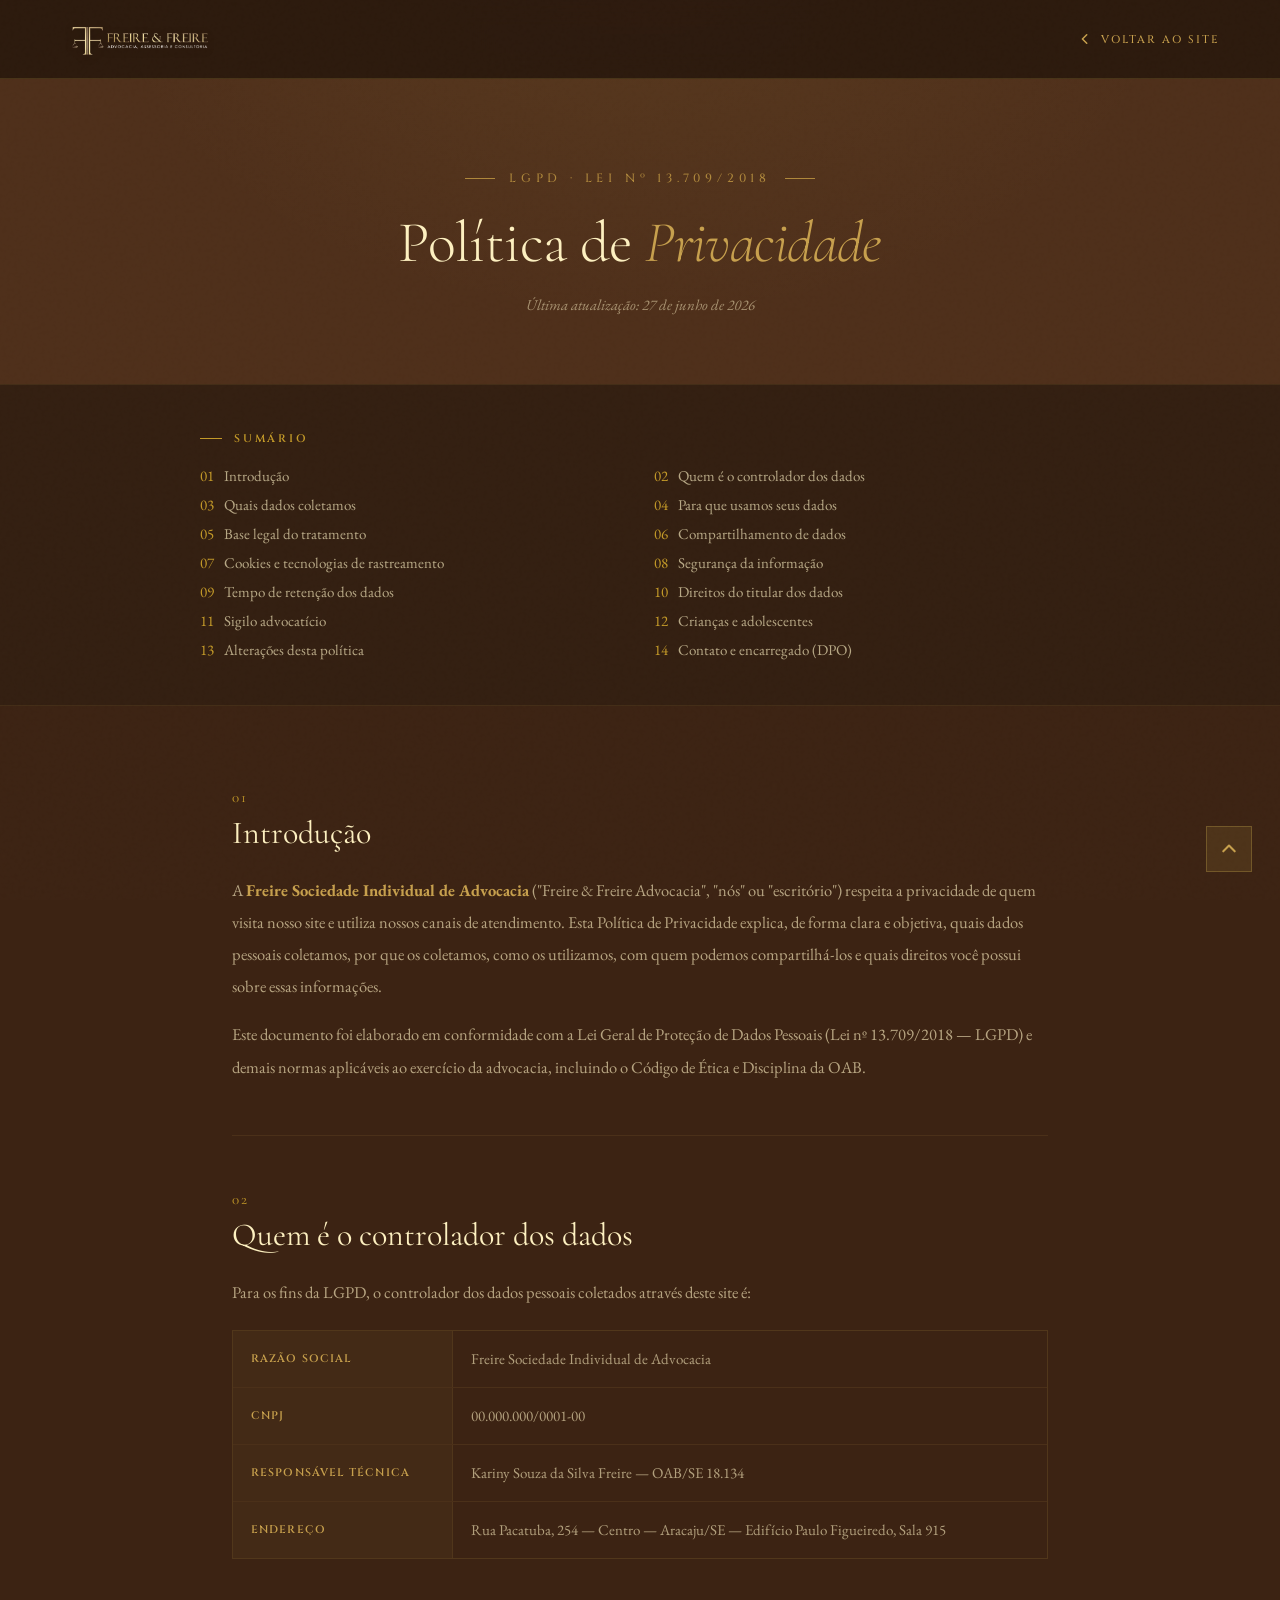
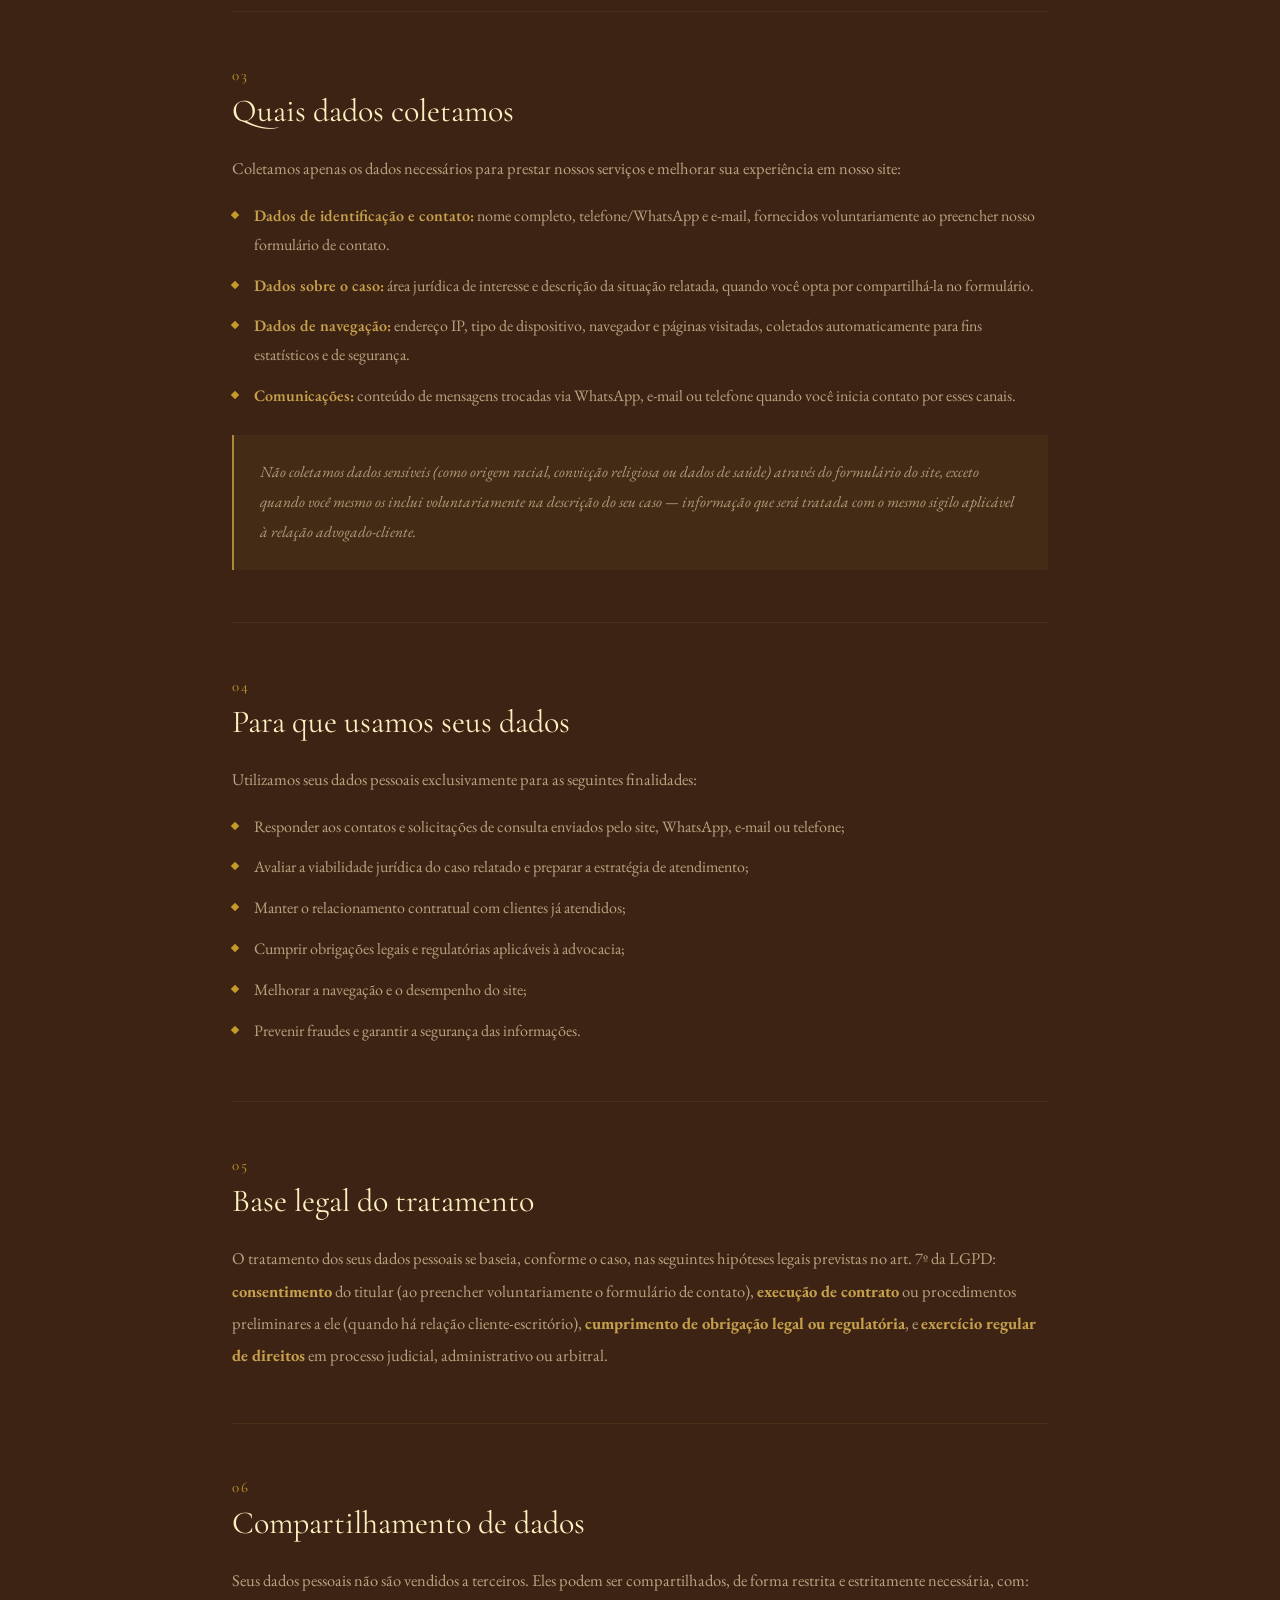
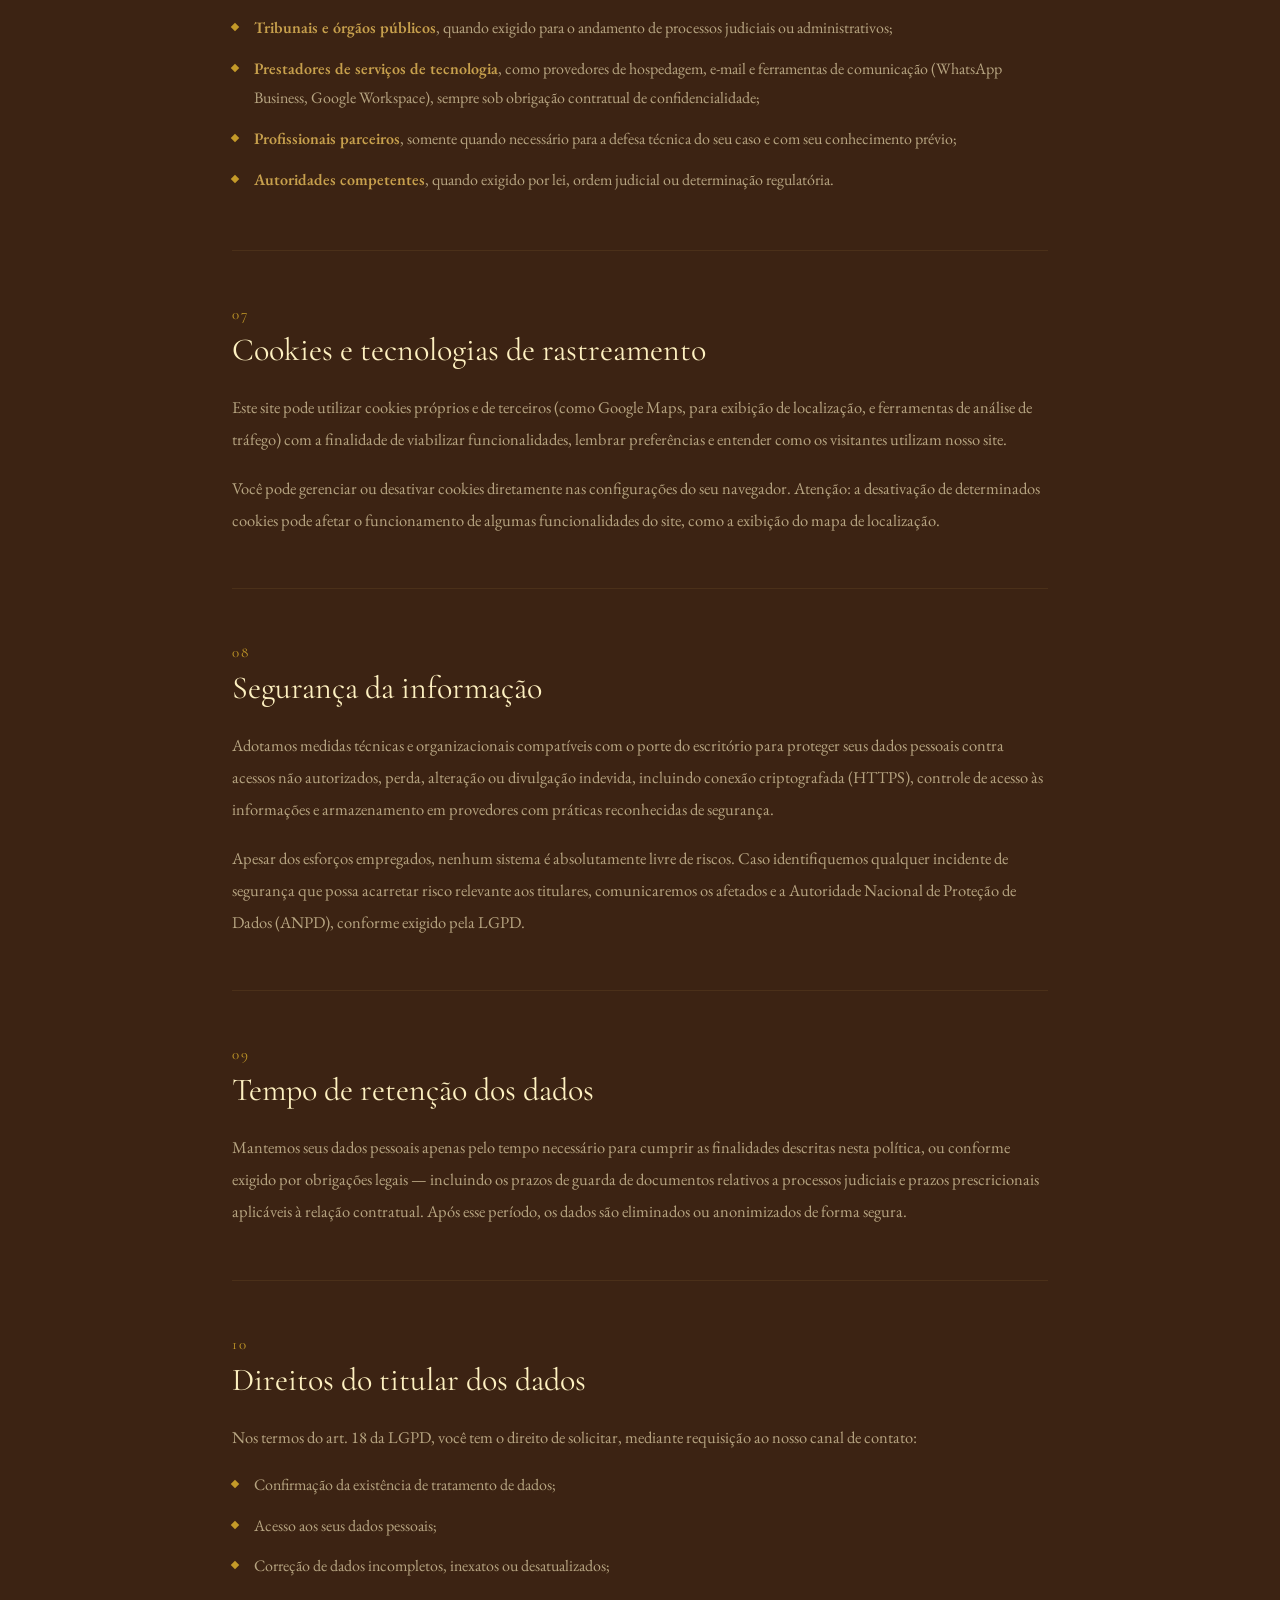
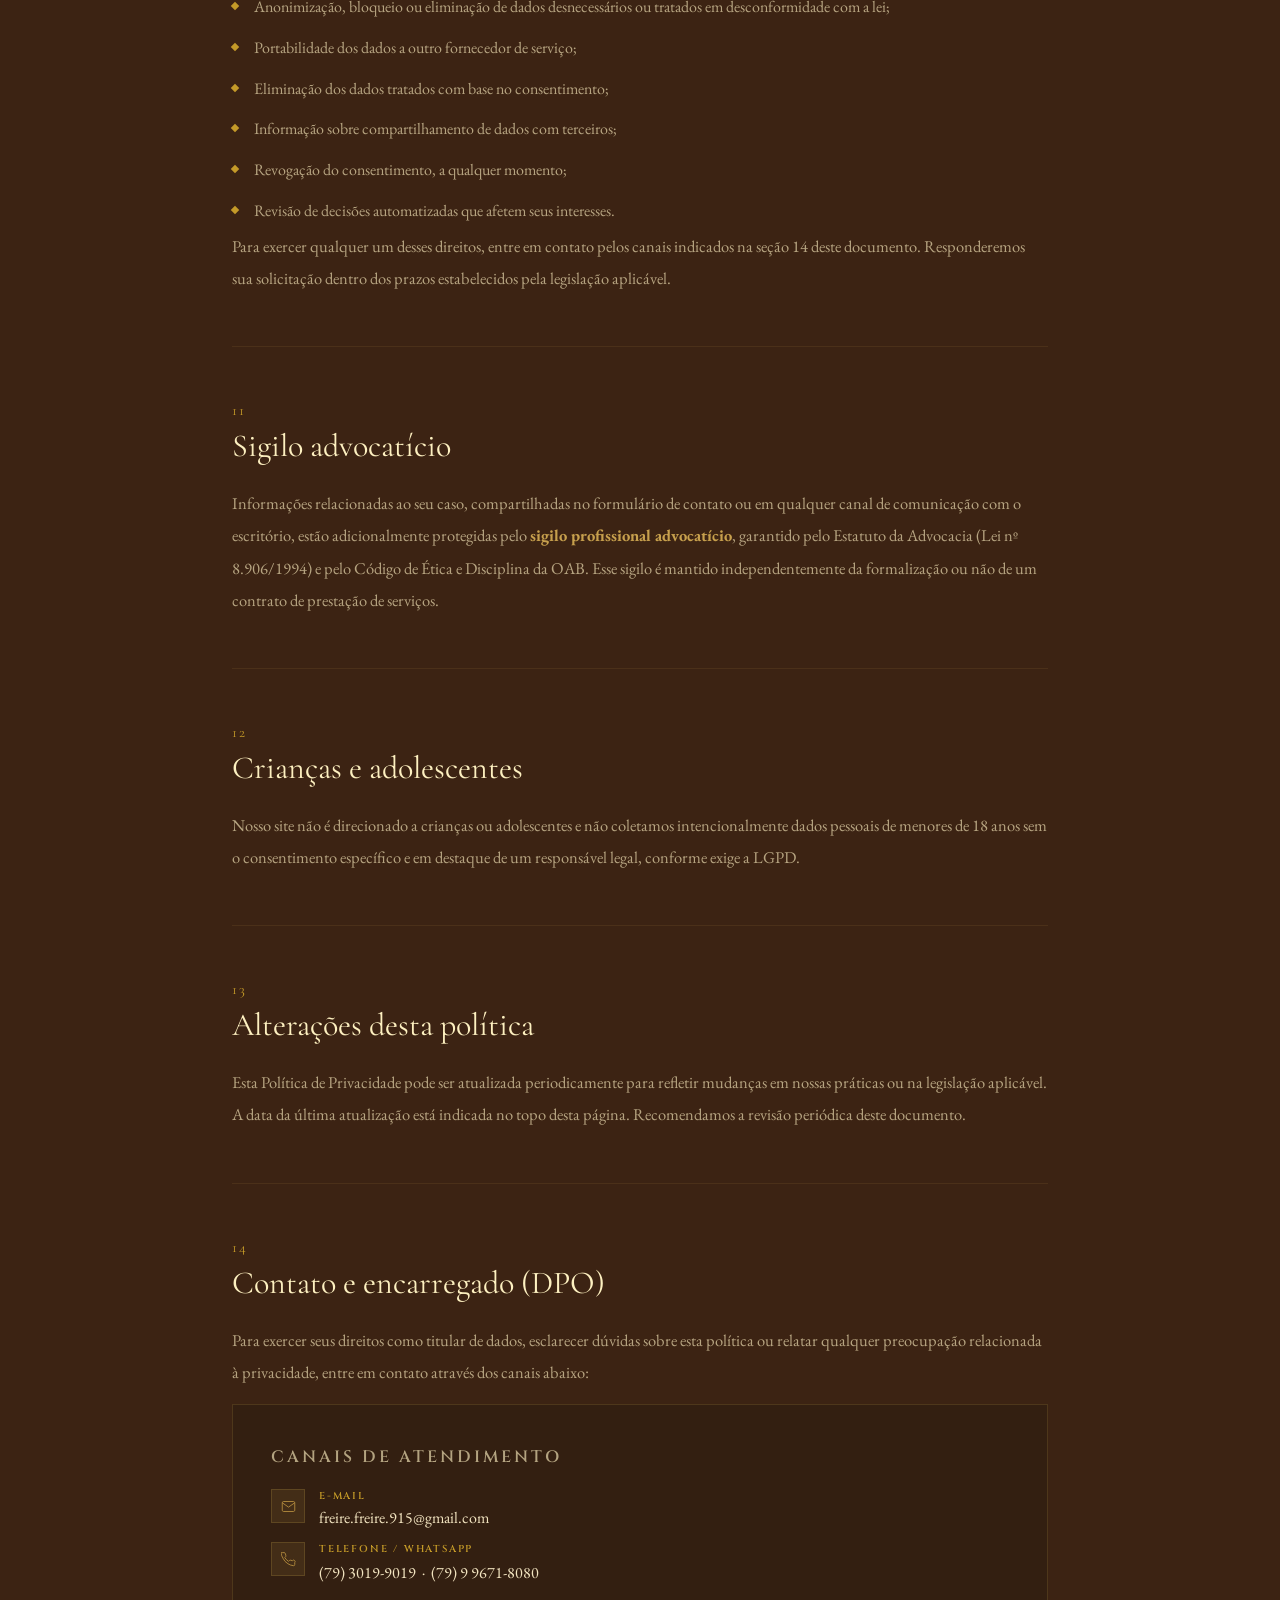
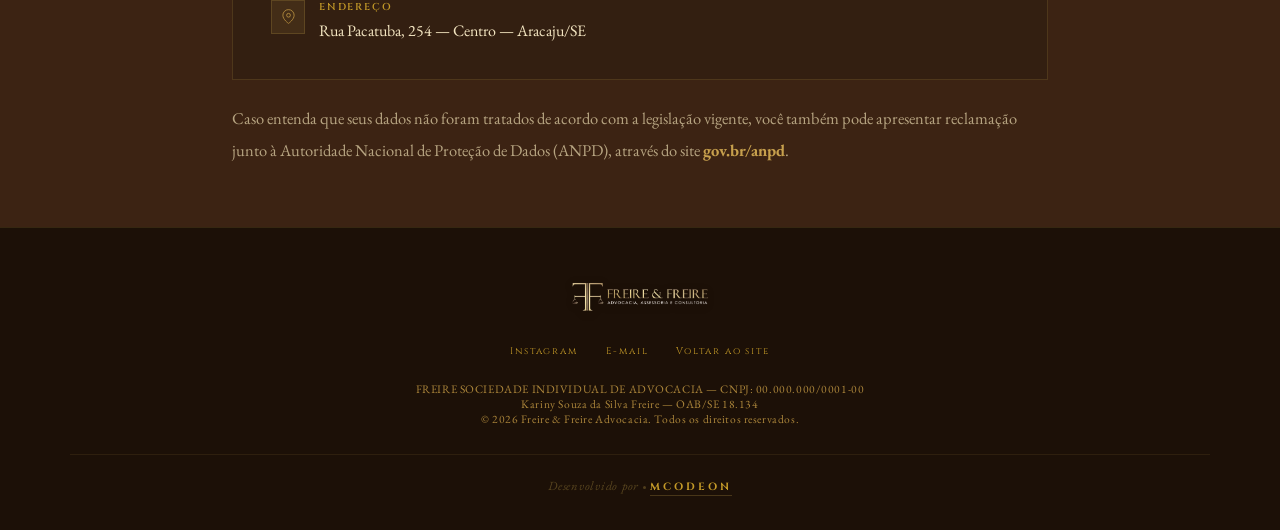
<file: privacidade/index.html>
<!DOCTYPE html>
<html lang="pt-BR">
<head>
  <meta charset="UTF-8" />
  <meta name="viewport" content="width=device-width, initial-scale=1.0" />
  <title>Política de Privacidade — Freire & Freire Advocacia</title>
  <link rel="icon" type="image/png" href="assets/img/icon.png">
  <link href="https://fonts.googleapis.com/css2?family=Cormorant+Garamond:ital,wght@0,300;0,400;0,500;0,600;0,700;1,300;1,400;1,600&family=Cinzel:wght@400;500;600;700&family=EB+Garamond:ital,wght@0,400;0,500;1,400&display=swap" rel="stylesheet" />
  <style>
    *, *::before, *::after { margin: 0; padding: 0; box-sizing: border-box; }

    :root {
      --brown-deep:   #3A2212;
      --brown-dark:   #4A2C18;
      --brown-mid:    #5E3820;

      --sec-1: #4E2F1A;
      --sec-2: #3C2313;
      --sec-2-card: #331F11;
      --sec-3: #23150A;
      --sec-4: #1C1007;

      --gold:         #b8903fea;
      --gold-light:   #c7a04d;
      --gold-pale:    #FDF0C0;
      --gold-dim:     #C49A28;
      --cream:        #FDF6E8;
      --cream-dark:   #F2E4C0;
    }

    html { scroll-behavior: smooth; }

    body {
      font-family: 'EB Garamond', Georgia, serif;
      background: var(--sec-2);
      color: var(--cream);
      overflow-x: hidden;
      width: 100%;
      cursor: default;
    }
    img, svg { max-width: 100%; }

    /* ─── SCROLLBAR ─── */
    ::-webkit-scrollbar { width: 6px; }
    ::-webkit-scrollbar-track { background: var(--brown-deep); }
    ::-webkit-scrollbar-thumb { background: var(--gold-dim); border-radius: 3px; }

    /* ─── NOISE TEXTURE OVERLAY ─── */
    body::before {
      content: '';
      position: fixed; inset: 0;
      background-image: url("data:image/svg+xml,%3Csvg viewBox='0 0 256 256' xmlns='http://www.w3.org/2000/svg'%3E%3Cfilter id='noise'%3E%3CfeTurbulence type='fractalNoise' baseFrequency='0.9' numOctaves='4' stitchTiles='stitch'/%3E%3C/filter%3E%3Crect width='100%25' height='100%25' filter='url(%23noise)' opacity='0.04'/%3E%3C/svg%3E");
      pointer-events: none; z-index: 9999; opacity: 0.4;
    }

    /* ─── NAV ─── */
    nav {
      position: fixed; top: 0; left: 0; right: 0; z-index: 100;
      display: flex; align-items: center; justify-content: space-between;
      padding: 18px 60px;
      background: rgba(44,26,14,0.97);
      -webkit-backdrop-filter: blur(12px);
      backdrop-filter: blur(12px);
      border-bottom: 1px solid rgba(201,168,76,0.18);
    }
    .nav-logo {
      display: flex; align-items: center; gap: 12px; text-decoration: none;
    }
    .logonav {
      height: 42px;
      width: auto;
      object-fit: contain;
      display: block;
      filter: drop-shadow(0 2px 4px rgba(0,0,0,0.25));
    }
    .nav-back {
      font-family: 'Cinzel', serif; font-size: 11px; font-weight: 500;
      letter-spacing: 0.18em; text-transform: uppercase;
      color: var(--gold-light); text-decoration: none;
      display: flex; align-items: center; gap: 10px;
      transition: color 0.25s ease;
    }
    .nav-back svg { width: 12px; height: 12px; }
    .nav-back:hover { color: var(--gold-pale); }

    /* ─── HEADER / HERO ─── */
    .doc-hero {
      padding: 170px 70px 70px;
      background: var(--sec-1);
      position: relative; overflow: hidden;
      text-align: center;
    }
    .doc-hero::before {
      content: '';
      position: absolute; inset: 0;
      background: radial-gradient(ellipse at 50% -10%, rgba(201,168,76,0.08) 0%, transparent 60%);
      pointer-events: none;
    }
    .doc-hero-label {
      font-family: 'Cinzel', serif; font-size: 12px; font-weight: 500;
      letter-spacing: 0.4em; color: var(--gold);
      text-transform: uppercase;
      display: flex; align-items: center; justify-content: center; gap: 14px;
      margin-bottom: 24px; position: relative; z-index: 1;
    }
    .doc-hero-label::before, .doc-hero-label::after {
      content: ''; display: block; width: 30px; height: 1px; background: var(--gold);
    }
    .doc-hero h1 {
      font-family: 'Cormorant Garamond', serif;
      font-size: clamp(34px, 5vw, 58px);
      font-weight: 300; line-height: 1.15;
      color: var(--gold-pale);
      letter-spacing: -0.01em;
      position: relative; z-index: 1;
    }
    .doc-hero h1 em { font-style: italic; color: var(--gold-light); }
    .doc-hero-updated {
      font-family: 'EB Garamond', serif; font-style: italic;
      font-size: 15px; color: rgba(240,226,182,0.55);
      margin-top: 18px; position: relative; z-index: 1;
    }

    /* ─── SUMÁRIO ─── */
    .toc-wrap {
      background: var(--sec-2-card);
      padding: 46px 70px;
      border-top: 1px solid rgba(201,168,76,0.1);
      border-bottom: 1px solid rgba(201,168,76,0.1);
    }
    .toc-inner { max-width: 880px; margin: 0 auto; }
    .toc-title {
      font-family: 'Cinzel', serif; font-size: 11px; font-weight: 600;
      letter-spacing: 0.25em; text-transform: uppercase;
      color: var(--gold-dim); margin-bottom: 20px;
      display: flex; align-items: center; gap: 12px;
    }
    .toc-title::before { content: ''; display: block; width: 22px; height: 1px; background: var(--gold-dim); }
    .toc-list {
      display: grid;
      grid-template-columns: repeat(2, minmax(0, 1fr));
      gap: 10px 28px;
      list-style: none;
    }
    .toc-list a {
      font-size: 15px; color: rgba(240,226,182,0.7);
      text-decoration: none;
      display: flex; gap: 10px;
      transition: color 0.2s ease;
    }
    .toc-list a span { color: var(--gold-dim); flex-shrink: 0; }
    .toc-list a:hover { color: var(--gold-light); }

    /* ─── CONTEÚDO ─── */
    .doc-content {
      max-width: 880px;
      margin: 0 auto;
      padding: 80px 32px 60px;
    }
    .doc-section {
      padding-bottom: 52px;
      margin-bottom: 52px;
      border-bottom: 1px solid rgba(201,168,76,0.1);
    }
    .doc-section:last-child {
      border-bottom: none; margin-bottom: 0; padding-bottom: 0;
    }
    .doc-section-num {
      font-family: 'Cormorant Garamond', serif;
      font-size: 15px; color: var(--gold-dim);
      letter-spacing: 0.1em;
    }
    .doc-section h2 {
      font-family: 'Cormorant Garamond', serif;
      font-size: clamp(24px, 3vw, 32px);
      font-weight: 400; color: var(--gold-pale);
      margin: 6px 0 22px;
      scroll-margin-top: 100px;
    }
    .doc-section p {
      font-size: 16.5px; line-height: 1.95;
      color: rgba(240,226,182,0.68);
      margin-bottom: 16px;
    }
    .doc-section p:last-child { margin-bottom: 0; }
    .doc-section ul {
      list-style: none;
      margin: 18px 0 4px;
      display: flex; flex-direction: column; gap: 12px;
    }
    .doc-section ul li {
      font-size: 16px; line-height: 1.8;
      color: rgba(240,226,182,0.68);
      padding-left: 22px;
      position: relative;
    }
    .doc-section ul li::before {
      content: ''; position: absolute; left: 0; top: 10px;
      width: 6px; height: 6px;
      background: var(--gold-dim);
      transform: rotate(45deg);
    }
    .doc-section ul li strong { color: var(--gold-light); font-weight: 600; }
    .doc-callout {
      background: rgba(201,168,76,0.06);
      border-left: 2px solid var(--gold);
      padding: 22px 26px;
      margin-top: 24px;
    }
    .doc-callout p {
      font-size: 15.5px; font-style: italic;
      color: rgba(240,226,182,0.62);
      margin-bottom: 0;
    }
    .doc-table {
      width: 100%; margin-top: 22px;
      border: 1px solid rgba(201,168,76,0.15);
    }
    .doc-table-row {
      display: grid; grid-template-columns: 220px 1fr;
      border-bottom: 1px solid rgba(201,168,76,0.1);
    }
    .doc-table-row:last-child { border-bottom: none; }
    .doc-table-row .label {
      font-family: 'Cinzel', serif; font-size: 11px; font-weight: 600;
      letter-spacing: 0.1em; text-transform: uppercase;
      color: var(--gold-light); padding: 16px 18px;
      background: rgba(201,168,76,0.05);
      border-right: 1px solid rgba(201,168,76,0.1);
      display: flex; align-items: center;
    }
    .doc-table-row .value {
      font-size: 15px; color: rgba(240,226,182,0.65);
      padding: 16px 18px; display: flex; align-items: center;
      line-height: 1.6;
    }

    /* ─── CONTATO DPO ─── */
    .dpo-box {
      background: var(--sec-2-card);
      border: 1px solid rgba(201,168,76,0.18);
      padding: 36px 38px;
      margin-top: 12px;
    }
    .dpo-box-title {
      font-family: 'Cinzel', serif; font-size: 13px; font-weight: 600;
      letter-spacing: 0.18em; text-transform: uppercase;
      color: var(--gold); margin-bottom: 18px;
    }
    .dpo-item {
      display: flex; gap: 14px; align-items: flex-start;
      margin-bottom: 14px;
    }
    .dpo-item:last-child { margin-bottom: 0; }
    .dpo-item-icon {
      width: 34px; height: 34px; flex-shrink: 0;
      background: rgba(201,168,76,0.1);
      border: 1px solid rgba(201,168,76,0.2);
      display: flex; align-items: center; justify-content: center;
      color: var(--gold);
    }
    .dpo-item-icon svg { width: 15px; height: 15px; }
    .dpo-item-content p {
      font-size: 16px; color: var(--cream-dark);
      line-height: 1.6; margin: 0;
    }
    .dpo-item-content a { color: var(--cream-dark); text-decoration: none; }
    .dpo-item-content a:hover { color: var(--gold-light); }
    .dpo-item-content span {
      display: block;
      font-family: 'Cinzel', serif; font-size: 10px; font-weight: 600;
      letter-spacing: 0.18em; text-transform: uppercase;
      color: var(--gold-dim); margin-bottom: 4px;
    }

    /* ─── BACK TO TOP ─── */
    .back-to-top {
      position: fixed; bottom: 28px; right: 28px;
      width: 46px; height: 46px;
      background: rgba(201,168,76,0.12);
      border: 1px solid rgba(201,168,76,0.3);
      display: flex; align-items: center; justify-content: center;
      color: var(--gold-light); text-decoration: none;
      transition: background 0.25s, border-color 0.25s;
      z-index: 150;
    }
    .back-to-top:hover {
      background: rgba(201,168,76,0.22);
      border-color: rgba(201,168,76,0.55);
    }
    .back-to-top svg { width: 16px; height: 16px; }

    /* ─── FOOTER ─── */
    footer {
      background: var(--sec-4);
      border-top: 1px solid rgba(201,168,76,0.15);
      padding: 46px 70px 36px;
    }
    .footer-top {
      display: flex; flex-direction: column;
      align-items: center; justify-content: center;
      text-align: center; gap: 22px;
    }
    .footer-links { display: flex; gap: 28px; list-style: none; justify-content: center; }
    .footer-links a {
      font-family: 'Cinzel', serif; font-size: 9.5px;
      letter-spacing: 0.2em; color: var(--gold-dim);
      text-decoration: none; transition: color 0.25s;
    }
    .footer-links a:hover { color: var(--gold-light); }
    .footer-oab {
      font-size: 11.5px; color: var(--gold);
      letter-spacing: 0.05em; text-align: center;
    }
    .footer-bottom {
      width: 100%;
      border-top: 1px solid rgba(201,168,76,0.1);
      margin-top: 28px; padding-top: 22px;
      display: flex; justify-content: center; align-items: center;
      gap: 10px;
    }
    .footer-dev {
      font-family: 'EB Garamond', serif; font-size: 12.5px;
      font-style: italic; color: rgba(201,168,76,0.35);
      letter-spacing: 0.06em;
    }
    .footer-dev a {
      font-family: 'Cinzel', serif; font-style: normal;
      font-size: 10.5px; font-weight: 700; letter-spacing: 0.28em;
      text-transform: uppercase; text-decoration: none;
      color: var(--gold-dim);
      border-bottom: 1px solid rgba(201,168,76,0.25);
      padding-bottom: 1px;
      transition: color 0.25s ease, border-color 0.25s ease;
    }
    .footer-dev a:hover { color: var(--gold-light); border-bottom-color: var(--gold); }
    .footer-dev-dot {
      display: inline-block; width: 3px; height: 3px; border-radius: 50%;
      background: rgba(201,168,76,0.3); vertical-align: middle; margin: 0 4px;
    }

    /* ─── RESPONSIVE ─── */
    @media (max-width: 900px) {
      nav { padding: 16px 28px; }
      .doc-hero { padding: 130px 32px 56px; }
      .toc-wrap { padding: 38px 32px; }
      .toc-list { grid-template-columns: minmax(0, 1fr); }
      .doc-content { padding: 64px 24px 48px; }
      footer { padding: 40px 28px 32px; }
    }
    @media (max-width: 560px) {
      .nav-logo .logonav { height: 34px; }
      .nav-back span { display: none; }
      .doc-hero { padding: 120px 20px 48px; }
      .doc-hero-label { font-size: 10px; letter-spacing: 0.28em; }
      .toc-wrap { padding: 32px 20px; }
      .doc-content { padding: 56px 20px 40px; }
      .doc-section { padding-bottom: 40px; margin-bottom: 40px; }
      .doc-section p, .doc-section ul li { font-size: 15.5px; }
      .doc-table-row { grid-template-columns: minmax(0, 1fr); }
      .doc-table-row .label { border-right: none; border-bottom: 1px solid rgba(201,168,76,0.1); }
      .dpo-box { padding: 26px 22px; }
      .back-to-top { bottom: 18px; right: 18px; width: 42px; height: 42px; }
      footer { padding: 36px 20px 28px; }
      .footer-links { flex-wrap: wrap; gap: 16px; }
    }
  </style>
</head>
<body>

<!-- ══ NAV ══ -->
<nav>
  <a href="index.html" class="nav-logo">
    <img src="logo-semfundo.png" alt="Logo Freire & Freire" class="logonav" loading="eager">
  </a>
  <a href="index.html" class="nav-back">
    <svg viewBox="0 0 14 14" fill="none" stroke="currentColor" stroke-width="1.8" stroke-linecap="round" stroke-linejoin="round">
      <polyline points="9,2 4,7 9,12"/>
    </svg>
    <span>Voltar ao site</span>
  </a>
</nav>

<!-- ══ HERO ══ -->
<header class="doc-hero">
  <div class="doc-hero-label">LGPD · Lei nº 13.709/2018</div>
  <h1>Política de <em>Privacidade</em></h1>
  <p class="doc-hero-updated">Última atualização: 27 de junho de 2026</p>
</header>

<!-- ══ SUMÁRIO ══ -->
<div class="toc-wrap">
  <div class="toc-inner">
    <p class="toc-title">Sumário</p>
    <ul class="toc-list">
      <li><a href="#introducao"><span>01</span> Introdução</a></li>
      <li><a href="#controlador"><span>02</span> Quem é o controlador dos dados</a></li>
      <li><a href="#dados-coletados"><span>03</span> Quais dados coletamos</a></li>
      <li><a href="#finalidade"><span>04</span> Para que usamos seus dados</a></li>
      <li><a href="#base-legal"><span>05</span> Base legal do tratamento</a></li>
      <li><a href="#compartilhamento"><span>06</span> Compartilhamento de dados</a></li>
      <li><a href="#cookies"><span>07</span> Cookies e tecnologias de rastreamento</a></li>
      <li><a href="#seguranca"><span>08</span> Segurança da informação</a></li>
      <li><a href="#retencao"><span>09</span> Tempo de retenção dos dados</a></li>
      <li><a href="#direitos"><span>10</span> Direitos do titular dos dados</a></li>
      <li><a href="#sigilo"><span>11</span> Sigilo advocatício</a></li>
      <li><a href="#menores"><span>12</span> Crianças e adolescentes</a></li>
      <li><a href="#alteracoes"><span>13</span> Alterações desta política</a></li>
      <li><a href="#contato"><span>14</span> Contato e encarregado (DPO)</a></li>
    </ul>
  </div>
</div>

<!-- ══ CONTEÚDO ══ -->
<main class="doc-content">

  <section class="doc-section" id="introducao">
    <span class="doc-section-num">01</span>
    <h2>Introdução</h2>
    <p>
      A <strong style="color:var(--gold-light)">Freire Sociedade Individual de Advocacia</strong> ("Freire & Freire Advocacia", "nós" ou "escritório") respeita a privacidade de quem visita nosso site e utiliza nossos canais de atendimento. Esta Política de Privacidade explica, de forma clara e objetiva, quais dados pessoais coletamos, por que os coletamos, como os utilizamos, com quem podemos compartilhá-los e quais direitos você possui sobre essas informações.
    </p>
    <p>
      Este documento foi elaborado em conformidade com a Lei Geral de Proteção de Dados Pessoais (Lei nº 13.709/2018 — LGPD) e demais normas aplicáveis ao exercício da advocacia, incluindo o Código de Ética e Disciplina da OAB.
    </p>
  </section>

  <section class="doc-section" id="controlador">
    <span class="doc-section-num">02</span>
    <h2>Quem é o controlador dos dados</h2>
    <p>
      Para os fins da LGPD, o controlador dos dados pessoais coletados através deste site é:
    </p>
    <div class="doc-table">
      <div class="doc-table-row">
        <div class="label">Razão Social</div>
        <div class="value">Freire Sociedade Individual de Advocacia</div>
      </div>
      <div class="doc-table-row">
        <div class="label">CNPJ</div>
        <div class="value">00.000.000/0001-00</div>
      </div>
      <div class="doc-table-row">
        <div class="label">Responsável Técnica</div>
        <div class="value">Kariny Souza da Silva Freire — OAB/SE 18.134</div>
      </div>
      <div class="doc-table-row">
        <div class="label">Endereço</div>
        <div class="value">Rua Pacatuba, 254 — Centro — Aracaju/SE — Edifício Paulo Figueiredo, Sala 915</div>
      </div>
    </div>
  </section>

  <section class="doc-section" id="dados-coletados">
    <span class="doc-section-num">03</span>
    <h2>Quais dados coletamos</h2>
    <p>Coletamos apenas os dados necessários para prestar nossos serviços e melhorar sua experiência em nosso site:</p>
    <ul>
      <li><strong>Dados de identificação e contato:</strong> nome completo, telefone/WhatsApp e e-mail, fornecidos voluntariamente ao preencher nosso formulário de contato.</li>
      <li><strong>Dados sobre o caso:</strong> área jurídica de interesse e descrição da situação relatada, quando você opta por compartilhá-la no formulário.</li>
      <li><strong>Dados de navegação:</strong> endereço IP, tipo de dispositivo, navegador e páginas visitadas, coletados automaticamente para fins estatísticos e de segurança.</li>
      <li><strong>Comunicações:</strong> conteúdo de mensagens trocadas via WhatsApp, e-mail ou telefone quando você inicia contato por esses canais.</li>
    </ul>
    <div class="doc-callout">
      <p>Não coletamos dados sensíveis (como origem racial, convicção religiosa ou dados de saúde) através do formulário do site, exceto quando você mesmo os inclui voluntariamente na descrição do seu caso — informação que será tratada com o mesmo sigilo aplicável à relação advogado-cliente.</p>
    </div>
  </section>

  <section class="doc-section" id="finalidade">
    <span class="doc-section-num">04</span>
    <h2>Para que usamos seus dados</h2>
    <p>Utilizamos seus dados pessoais exclusivamente para as seguintes finalidades:</p>
    <ul>
      <li>Responder aos contatos e solicitações de consulta enviados pelo site, WhatsApp, e-mail ou telefone;</li>
      <li>Avaliar a viabilidade jurídica do caso relatado e preparar a estratégia de atendimento;</li>
      <li>Manter o relacionamento contratual com clientes já atendidos;</li>
      <li>Cumprir obrigações legais e regulatórias aplicáveis à advocacia;</li>
      <li>Melhorar a navegação e o desempenho do site;</li>
      <li>Prevenir fraudes e garantir a segurança das informações.</li>
    </ul>
  </section>

  <section class="doc-section" id="base-legal">
    <span class="doc-section-num">05</span>
    <h2>Base legal do tratamento</h2>
    <p>
      O tratamento dos seus dados pessoais se baseia, conforme o caso, nas seguintes hipóteses legais previstas no art. 7º da LGPD: <strong style="color:var(--gold-light)">consentimento</strong> do titular (ao preencher voluntariamente o formulário de contato), <strong style="color:var(--gold-light)">execução de contrato</strong> ou procedimentos preliminares a ele (quando há relação cliente-escritório), <strong style="color:var(--gold-light)">cumprimento de obrigação legal ou regulatória</strong>, e <strong style="color:var(--gold-light)">exercício regular de direitos</strong> em processo judicial, administrativo ou arbitral.
    </p>
  </section>

  <section class="doc-section" id="compartilhamento">
    <span class="doc-section-num">06</span>
    <h2>Compartilhamento de dados</h2>
    <p>
      Seus dados pessoais não são vendidos a terceiros. Eles podem ser compartilhados, de forma restrita e estritamente necessária, com:
    </p>
    <ul>
      <li><strong>Tribunais e órgãos públicos</strong>, quando exigido para o andamento de processos judiciais ou administrativos;</li>
      <li><strong>Prestadores de serviços de tecnologia</strong>, como provedores de hospedagem, e-mail e ferramentas de comunicação (WhatsApp Business, Google Workspace), sempre sob obrigação contratual de confidencialidade;</li>
      <li><strong>Profissionais parceiros</strong>, somente quando necessário para a defesa técnica do seu caso e com seu conhecimento prévio;</li>
      <li><strong>Autoridades competentes</strong>, quando exigido por lei, ordem judicial ou determinação regulatória.</li>
    </ul>
  </section>

  <section class="doc-section" id="cookies">
    <span class="doc-section-num">07</span>
    <h2>Cookies e tecnologias de rastreamento</h2>
    <p>
      Este site pode utilizar cookies próprios e de terceiros (como Google Maps, para exibição de localização, e ferramentas de análise de tráfego) com a finalidade de viabilizar funcionalidades, lembrar preferências e entender como os visitantes utilizam nosso site.
    </p>
    <p>
      Você pode gerenciar ou desativar cookies diretamente nas configurações do seu navegador. Atenção: a desativação de determinados cookies pode afetar o funcionamento de algumas funcionalidades do site, como a exibição do mapa de localização.
    </p>
  </section>

  <section class="doc-section" id="seguranca">
    <span class="doc-section-num">08</span>
    <h2>Segurança da informação</h2>
    <p>
      Adotamos medidas técnicas e organizacionais compatíveis com o porte do escritório para proteger seus dados pessoais contra acessos não autorizados, perda, alteração ou divulgação indevida, incluindo conexão criptografada (HTTPS), controle de acesso às informações e armazenamento em provedores com práticas reconhecidas de segurança.
    </p>
    <p>
      Apesar dos esforços empregados, nenhum sistema é absolutamente livre de riscos. Caso identifiquemos qualquer incidente de segurança que possa acarretar risco relevante aos titulares, comunicaremos os afetados e a Autoridade Nacional de Proteção de Dados (ANPD), conforme exigido pela LGPD.
    </p>
  </section>

  <section class="doc-section" id="retencao">
    <span class="doc-section-num">09</span>
    <h2>Tempo de retenção dos dados</h2>
    <p>
      Mantemos seus dados pessoais apenas pelo tempo necessário para cumprir as finalidades descritas nesta política, ou conforme exigido por obrigações legais — incluindo os prazos de guarda de documentos relativos a processos judiciais e prazos prescricionais aplicáveis à relação contratual. Após esse período, os dados são eliminados ou anonimizados de forma segura.
    </p>
  </section>

  <section class="doc-section" id="direitos">
    <span class="doc-section-num">10</span>
    <h2>Direitos do titular dos dados</h2>
    <p>Nos termos do art. 18 da LGPD, você tem o direito de solicitar, mediante requisição ao nosso canal de contato:</p>
    <ul>
      <li>Confirmação da existência de tratamento de dados;</li>
      <li>Acesso aos seus dados pessoais;</li>
      <li>Correção de dados incompletos, inexatos ou desatualizados;</li>
      <li>Anonimização, bloqueio ou eliminação de dados desnecessários ou tratados em desconformidade com a lei;</li>
      <li>Portabilidade dos dados a outro fornecedor de serviço;</li>
      <li>Eliminação dos dados tratados com base no consentimento;</li>
      <li>Informação sobre compartilhamento de dados com terceiros;</li>
      <li>Revogação do consentimento, a qualquer momento;</li>
      <li>Revisão de decisões automatizadas que afetem seus interesses.</li>
    </ul>
    <p>
      Para exercer qualquer um desses direitos, entre em contato pelos canais indicados na seção 14 deste documento. Responderemos sua solicitação dentro dos prazos estabelecidos pela legislação aplicável.
    </p>
  </section>

  <section class="doc-section" id="sigilo">
    <span class="doc-section-num">11</span>
    <h2>Sigilo advocatício</h2>
    <p>
      Informações relacionadas ao seu caso, compartilhadas no formulário de contato ou em qualquer canal de comunicação com o escritório, estão adicionalmente protegidas pelo <strong style="color:var(--gold-light)">sigilo profissional advocatício</strong>, garantido pelo Estatuto da Advocacia (Lei nº 8.906/1994) e pelo Código de Ética e Disciplina da OAB. Esse sigilo é mantido independentemente da formalização ou não de um contrato de prestação de serviços.
    </p>
  </section>

  <section class="doc-section" id="menores">
    <span class="doc-section-num">12</span>
    <h2>Crianças e adolescentes</h2>
    <p>
      Nosso site não é direcionado a crianças ou adolescentes e não coletamos intencionalmente dados pessoais de menores de 18 anos sem o consentimento específico e em destaque de um responsável legal, conforme exige a LGPD.
    </p>
  </section>

  <section class="doc-section" id="alteracoes">
    <span class="doc-section-num">13</span>
    <h2>Alterações desta política</h2>
    <p>
      Esta Política de Privacidade pode ser atualizada periodicamente para refletir mudanças em nossas práticas ou na legislação aplicável. A data da última atualização está indicada no topo desta página. Recomendamos a revisão periódica deste documento.
    </p>
  </section>

  <section class="doc-section" id="contato">
    <span class="doc-section-num">14</span>
    <h2>Contato e encarregado (DPO)</h2>
    <p>
      Para exercer seus direitos como titular de dados, esclarecer dúvidas sobre esta política ou relatar qualquer preocupação relacionada à privacidade, entre em contato através dos canais abaixo:
    </p>
    <div class="dpo-box">
      <p class="dpo-box-title">Canais de Atendimento</p>

      <div class="dpo-item">
        <div class="dpo-item-icon">
          <svg viewBox="0 0 24 24" fill="none" stroke="currentColor" stroke-width="1.5"><path d="M4 4h16c1.1 0 2 .9 2 2v12c0 1.1-.9 2-2 2H4c-1.1 0-2-.9-2-2V6c0-1.1.9-2 2-2z"/><polyline points="22,6 12,13 2,6"/></svg>
        </div>
        <div class="dpo-item-content">
          <span>E-mail</span>
          <a href="mailto:freire.freire.915@gmail.com">freire.freire.915@gmail.com</a>
        </div>
      </div>

      <div class="dpo-item">
        <div class="dpo-item-icon">
          <svg viewBox="0 0 24 24" fill="none" stroke="currentColor" stroke-width="1.5"><path d="M22 16.92v3a2 2 0 01-2.18 2 19.79 19.79 0 01-8.63-3.07A19.5 19.5 0 013.07 9.81a19.79 19.79 0 01-3.07-8.69A2 2 0 012 .99h3a2 2 0 012 1.72c.127.96.361 1.903.7 2.81a2 2 0 01-.45 2.11L6.09 8.91a16 16 0 006 6l1.27-1.27a2 2 0 012.11-.45c.907.339 1.85.573 2.81.7A2 2 0 0122 16.92z"/></svg>
        </div>
        <div class="dpo-item-content">
          <span>Telefone / WhatsApp</span>
          <p>(79) 3019-9019 &nbsp;·&nbsp; (79) 9 9671-8080</p>
        </div>
      </div>

      <div class="dpo-item">
        <div class="dpo-item-icon">
          <svg viewBox="0 0 24 24" fill="none" stroke="currentColor" stroke-width="1.5"><path d="M21 10c0 7-9 13-9 13s-9-6-9-13a9 9 0 0118 0z"/><circle cx="12" cy="10" r="3"/></svg>
        </div>
        <div class="dpo-item-content">
          <span>Endereço</span>
          <p>Rua Pacatuba, 254 — Centro — Aracaju/SE</p>
        </div>
      </div>
    </div>
    <p style="margin-top: 22px;">
      Caso entenda que seus dados não foram tratados de acordo com a legislação vigente, você também pode apresentar reclamação junto à Autoridade Nacional de Proteção de Dados (ANPD), através do site <strong style="color:var(--gold-light)">gov.br/anpd</strong>.
    </p>
  </section>

</main>

<!-- ══ BACK TO TOP ══ -->
<a href="#" class="back-to-top" aria-label="Voltar ao topo">
  <svg viewBox="0 0 14 14" fill="none" stroke="currentColor" stroke-width="1.8" stroke-linecap="round" stroke-linejoin="round">
    <polyline points="2,9 7,4 12,9"/>
  </svg>
</a>

<!-- ══ FOOTER ══ -->
<footer>
  <div class="footer-top">
    <img src="logo-semfundo.png" alt="Logo Freire & Freire" class="logonav" loading="lazy">
    <ul class="footer-links">
      <li><a href="https://www.instagram.com/dra.karinyfreire.ss?igsh=NXUxZHpkcjZxYWZ0" target="_blank" rel="noopener">Instagram</a></li>
      <li><a href="mailto:freire.freire.915@gmail.com">E-mail</a></li>
      <li><a href="index.html">Voltar ao site</a></li>
    </ul>
    <p class="footer-oab">
      FREIRE SOCIEDADE INDIVIDUAL DE ADVOCACIA — CNPJ: 00.000.000/0001-00
      <br> Kariny Souza da Silva Freire — OAB/SE 18.134
      <br> © 2026 Freire & Freire Advocacia. Todos os direitos reservados.
    </p>
  </div>
  <div class="footer-bottom">
    <p class="footer-dev">
      Desenvolvido por<span class="footer-dev-dot"></span><a href="https://mcodeon.com.br" target="_blank" rel="noopener">MCODEON</a>
    </p>
  </div>
</footer>

</body>
</html>
</file>
<file: assets/css/styles.css>
*, *::before, *::after { margin: 0; padding: 0; box-sizing: border-box; }

:root {
    --brown-deep:   #3A2212;
    --brown-dark:   #4A2C18;
    --brown-mid:    #5E3820;
    --brown-light:  #784A2C;

    /* Escala progressiva — cada section um pouco mais escura que a anterior */
    --sec-1: #4E2F1A;  /* Hero */
    --sec-2: #452917;  /* O Escritório */
    --sec-3: #3C2313;  /* Áreas de Atuação */
    --sec-3b:      #381F11;  /* Processo — intermediária entre Áreas e Diferenciais */
    --sec-3b-card: #2F1B0E;
    --sec-3-card: #331F11;
    --sec-4: #331E10;  /* Diferenciais */
    --sec-4-card: #2B1A0E;
    --sec-5: #2B190D;  /* FAQ */
    --sec-5-card: #24150A;
    --sec-6: #23150A;  /* Contato */
    --sec-7: #1C1007;  /* Footer */

    --gold:         #b8903fea;
    --gold-light:   #c7a04d;
    --gold-pale:    #FDF0C0;
    --gold-dim:     #C49A28;
    --cream:        #FDF6E8;
    --cream-dark:   #F2E4C0;
    --white:        #FDFAF3;
}

html { scroll-behavior: smooth; }

body {
    font-family: 'EB Garamond', Georgia, serif;
    background: var(--brown-dark);
    color: var(--cream);
    overflow-x: hidden;
    cursor: default;
    width: 100%;
}
img, svg { max-width: 100%; }

/* ─── SCROLLBAR ─── */
::-webkit-scrollbar { width: 6px; }
::-webkit-scrollbar-track { background: var(--brown-deep); }
::-webkit-scrollbar-thumb { background: var(--gold-dim); border-radius: 3px; }

/* ─── NOISE TEXTURE OVERLAY ─── */
body::before {
    content: '';
    position: fixed; inset: 0;
    background-image: url("data:image/svg+xml,%3Csvg viewBox='0 0 256 256' xmlns='http://www.w3.org/2000/svg'%3E%3Cfilter id='noise'%3E%3CfeTurbulence type='fractalNoise' baseFrequency='0.9' numOctaves='4' stitchTiles='stitch'/%3E%3C/filter%3E%3Crect width='100%25' height='100%25' filter='url(%23noise)' opacity='0.04'/%3E%3C/svg%3E");
    pointer-events: none; z-index: 9999; opacity: 0.4;
}

/* ─── NAV ─── */
nav {
    position: fixed; top: 0; left: 0; right: 0; z-index: 100;
    display: flex; align-items: center; justify-content: space-between;
    padding: 20px 60px;
    background: linear-gradient(to bottom, rgba(44,26,14,0.97) 0%, rgba(44,26,14,0.0) 100%);
    transition: background 0.4s ease, padding 0.4s ease;
}
nav.scrolled {
    background: rgba(44,26,14,0.97);
    -webkit-backdrop-filter: blur(12px);
    backdrop-filter: blur(12px);
    border-bottom: 1px solid rgba(201,168,76,0.18);
    padding: 14px 60px;
}
.nav-logo {
    display: flex; align-items: center; gap: 12px; text-decoration: none;
}
.logonav {
    height: 48px;
    width: auto;
    object-fit: contain;
    display: block;
    filter: drop-shadow(0 2px 4px rgba(0,0,0,0.25));
    transition: transform 0.3s ease, filter 0.3s ease;
}
.nav-logo:hover .logonav {
    transform: scale(1.04);
    filter: drop-shadow(0 2px 8px rgba(201,168,76,0.25));
}
.nav-links {
    display: flex; gap: 36px; list-style: none; align-items: center;
}
.nav-links a {
    font-family: 'Cinzel', serif; font-size: 11px; font-weight: 500;
    letter-spacing: 0.18em; text-transform: uppercase;
    color: var(--cream-dark); text-decoration: none;
    transition: color 0.25s ease;
    position: relative; padding-bottom: 3px;
}
.nav-links a::after {
    content: ''; position: absolute; bottom: 0; left: 0;
    width: 0; height: 1px; background: var(--gold);
    transition: width 0.3s ease;
}
.nav-links a:hover { color: var(--gold-light); }
.nav-links a:hover::after { width: 100%; }
.nav-cta {
    font-family: 'Cinzel', serif !important; font-size: 11px !important;
    font-weight: 600 !important; letter-spacing: 0.15em !important;
    color: var(--brown-deep) !important;
    background: linear-gradient(135deg, var(--gold) 0%, var(--gold-light) 100%);
    padding: 10px 24px !important; border-radius: 1px !important;
    transition: opacity 0.25s ease !important;
}
.nav-cta::after { display: none !important; }
.nav-cta:hover { opacity: 0.88 !important; color: var(--brown-deep) !important;}

/* ─── HERO ─── */
.hero {
    min-height: 100vh;
    display: grid;
    grid-template-columns: 1fr 1fr;
    position: relative;
    overflow: hidden;
}

/* Left decorative vertical line */
.hero::before {
    content: '';
    position: absolute; left: 50%; top: 0; bottom: 0;
    width: 1px;
    background: linear-gradient(to bottom, transparent, rgba(201,168,76,0.4) 30%, rgba(201,168,76,0.4) 70%, transparent);
    z-index: 2;
}

.hero-left {
    display: flex; flex-direction: column; justify-content: center;
    padding: 140px 80px 80px 100px;
    background: var(--sec-1);
    position: relative;
}
.hero-left::after {
    content: '';
    position: absolute; inset: 0;
    background: radial-gradient(ellipse at 20% 50%, rgba(201,168,76,0.06) 0%, transparent 70%);
    pointer-events: none;
}

.hero-eyebrow {
    font-family: 'Cinzel', serif; font-size: 14px; font-weight: 500;
    letter-spacing: 0.35em; color: var(--gold);
    text-transform: uppercase; margin-bottom: 28px;
    display: flex; align-items: center; gap: 14px;
}
.hero-eyebrow::before {
    content: ''; display: block; width: 40px; height: 1px;
    background: var(--gold);
}

.logohero {
    max-width: 580px;
    width: 100%;
    height: auto;
    margin-bottom: 20px;
    filter: drop-shadow(0 4px 15px rgba(0,0,0,0.3));
    display: block;
    animation: fadeUp 0.8s ease 0.3s both;
}

.hero-subtitle {
    font-family: 'Cinzel', serif; font-size: 13px;
    letter-spacing: 0.4em; color: var(--gold);
    margin-top: 14px; margin-bottom: 40px;
}

.hero-divider {
    width: 60px; height: 1px;
    background: linear-gradient(to right, var(--gold), transparent);
    margin-bottom: 32px;
}

.hero-desc {
    font-size: 21px; line-height: 1.85;
    color: rgba(240,226,182,0.72);
    font-weight: 400; max-width: 520px;
    margin-bottom: 48px;
}

.hero-actions {
    display: flex; gap: 16px; align-items: center;
}
.btn-primary {
    font-family: 'Cinzel', serif; font-size: 14px;
    font-weight: 600; letter-spacing: 0.2em;
    text-transform: uppercase; text-decoration: none;
    background: linear-gradient(135deg, var(--gold) 0%, var(--gold-light) 100%);
    color: var(--brown-deep);
    padding: 19px 44px; border-radius: 1px;
    transition: all 0.3s ease; display: inline-block;
    border: none; cursor: pointer;
    position: relative; overflow: hidden;
}
.btn-primary::after {
    content: ''; position: absolute; inset: 0;
    background: rgba(255,255,255,0);
    transition: background 0.3s ease;
}
.btn-primary:hover::after { background: rgba(255,255,255,0.08); }
.btn-secondary {
    font-family: 'Cinzel', serif; font-size: 14px;
    font-weight: 500; letter-spacing: 0.18em;
    text-transform: uppercase; text-decoration: none;
    color: var(--gold-light);
    padding: 19px 0;
    border-bottom: 1px solid rgba(201,168,76,0.4);
    transition: color 0.3s, border-color 0.3s;
}
.btn-secondary:hover { color: var(--gold); border-color: var(--gold); }

/* Stats row */
.hero-stats {
    margin-top: 48px;
    display: flex; gap: 40px;
    flex-wrap: wrap;
}
.isaac {font-size: 12px;}
.stat {
    flex: 1 1 200px;
    min-width: 0;
}
.stat-num {
    font-family: 'Cormorant Garamond', serif;
    font-size: 52px; font-weight: 300;
    color: var(--gold-light); line-height: 1;
}
.stat-num sup {
    font-size: 24px; color: var(--gold);
}
.stat-label {
    font-family: 'Cinzel', serif; font-size: 16px;
    letter-spacing: 0.22em; color: var(--gold-dim);
    text-transform: uppercase; margin-top: 4px;
    overflow-wrap: break-word; word-break: break-word;
}
.stat-span{
    font-family: 'Cinzel', serif; font-size: 19px;
    letter-spacing: 0.22em; color: var(--gold-light);
    text-transform: uppercase; margin-top: 4px;
}

/* Hero right — photo container */
.hero-right {
    position: relative; overflow: hidden;
    background: var(--brown-mid);
}
.hero-photo-placeholder {
    position: absolute; inset: 0;
    display: flex;
    justify-content: center;
    background: linear-gradient(145deg, var(--brown-mid) 0%, var(--brown-light) 50%, var(--brown-mid) 100%);
}
.hero-photo-placeholder::before {
    content: '';
    position: absolute; inset: 0;
    background:
    repeating-linear-gradient(
        45deg,
        transparent,
        transparent 40px,
        rgba(201,168,76,0.03) 40px,
        rgba(201,168,76,0.03) 41px
    );
    z-index: 1;
}
/* Elegant frame */

.photo-frame::before, .photo-frame::after {
    content: '';
    position: absolute;
    width: 30px; height: 30px;
}
.photo-frame::before {
    top: -1px; left: -1px;
    border-top: 2px solid var(--gold);
    border-left: 2px solid var(--gold);
}
.photo-frame::after {
    bottom: -1px; right: -1px;
    border-bottom: 2px solid var(--gold);
    border-right: 2px solid var(--gold);
}
/* .photo-frame-corner-tr, .photo-frame-corner-bl {
    position: absolute;
    width: 30px; height: 30px;
}
.photo-frame-corner-tr {
    top: -1px; right: -1px;
    border-top: 2px solid var(--gold);
    border-right: 2px solid var(--gold);
}
.photo-frame-corner-bl {
    bottom: -1px; left: -1px;
    border-bottom: 2px solid var(--gold);
    border-left: 2px solid var(--gold);
} */
.photo-frame-text {
    position: absolute;
    bottom: 0;
    left: 0;
    right: 0;
    top: auto;

    padding: 18px 25px 20px;

    /* background: rgba(80, 45, 21, 0.098); */
    /* color: rgb(239, 231, 231); */

    font-family: 'Cinzel', serif;
    font-size: 14px;
    font-style: italic;
    font-weight: 500;
    letter-spacing: 0.18em;
    color: var(--gold);

    text-transform: uppercase;
    opacity: 0.95;

    pointer-events: auto;
    text-align: right;

    z-index: 5;
}

#advfoto {
    position: absolute;
    top: 0;
    bottom: 0;
    left: 0;
    right: 0;

    width: 100%;
    height: 100%;

    object-fit: contain;
    object-position: bottom center;

    z-index: 2;
    filter: drop-shadow(0 10px 30px rgba(0, 0, 0, 0.5));

    -webkit-mask-image: linear-gradient(to bottom, black 85%, transparent 100%);
    mask-image: linear-gradient(to bottom, black 85%, transparent 100%);

    transition: transform 0.6s cubic-bezier(0.16, 1, 0.3, 1),
                filter 0.6s ease;
}

.hero-right:hover #advfoto {
    transform: scale(1.02);
    filter: drop-shadow(0 15px 40px rgba(0, 0, 0, 0.6)) brightness(1.03);
}

/* Gradient overlay on photo */
.hero-right-overlay {
    position: absolute; inset: 0;
    background: linear-gradient(to right, rgba(44,26,14,0.4) 0%, transparent 40%),
                linear-gradient(to top, rgba(44,26,14,0.7) 0%, transparent 20%);
    pointer-events: none;
    z-index: 3;
}

/* Gold badge */
.hero-badge {
    position: absolute; bottom: 40px; left: -1px;
    background: linear-gradient(135deg, var(--gold) 0%, var(--gold-light) 100%);
    color: var(--brown-deep); padding: 18px 28px;
    font-family: 'Cinzel', serif;
    z-index: 4;
}
.hero-badge-year {
    font-size: 11px; font-weight: 700; letter-spacing: 0.1em;
    display: block; margin-bottom: 2px;
}
.hero-badge-text {
    font-size: 9px; letter-spacing: 0.2em; font-weight: 500;
    text-transform: uppercase;
}

/* ─── SECTION COMMONS ─── */
section { position: relative; overflow: hidden; }
.section-label {
    font-family: 'Cinzel', serif; font-size: 14px; font-weight: 500;
    letter-spacing: 0.4em; color: var(--gold);
    text-transform: uppercase;
    display: flex; align-items: center; gap: 14px;
    margin-bottom: 20px;
}
.section-label::before {
    content: ''; display: block; width: 30px; height: 1px;
    background: var(--gold);
}
.section-heading {
    font-family: 'Cormorant Garamond', serif;
    font-size: clamp(38px, 4.5vw, 58px);
    font-weight: 300; line-height: 1.15;
    color: var(--gold-pale);
    letter-spacing: -0.01em;
}
.section-heading em {
    font-style: italic; color: var(--gold-light);
}

/* ─── ABOUT / PHILOSOPHY ─── */
.about {
    background: var(--sec-2);
    padding: 120px 70px;
    display: grid; grid-template-columns: 1fr 1fr;
    gap: 100px; align-items: center;
}
.about::before {
    content: '"';
    position: absolute; top: 40px; left: 60px;
    font-family: 'Cormorant Garamond', serif;
    font-size: 240px; font-weight: 700; line-height: 1;
    color: rgba(201,168,76,0.06); pointer-events: none;
    z-index: 0;
}
.about-left { position: relative; z-index: 1; text-align: center; }
.about-quote {
    font-family: 'Cormorant Garamond', serif;
    font-size: clamp(22px, 2.8vw, 34px);
    font-style: italic; font-weight: 300;
    line-height: 1.65; color: var(--gold-pale);
    border-left: 2px solid var(--gold);
    padding-left: 30px; margin: 36px 0;
    text-align: left;
}
.about-text {
    font-size: 20px; line-height: 1.95;
    color: rgba(240,226,182,0.65); margin-bottom: 16px;
    text-align: justify;
}
.about-right { position: relative; z-index: 1; }
.about-values {
    display: grid; grid-template-columns: 1fr 1fr;
    gap: 2px; margin-top: 10px;
}
.value-card {
    background: rgba(201,168,76,0.05);
    border: 1px solid rgba(201,168,76,0.1);
    padding: 56px 48px;
    transition: border-color 0.3s, background 0.3s;
    position: relative; overflow: hidden;
    text-align: center;
}
.value-card::before {
    content: '';
    position: absolute; top: 0; left: 0; right: 0;
    height: 2px;
    background: linear-gradient(to right, var(--gold), transparent);
    opacity: 0; transition: opacity 0.3s;
}
.value-card:hover {
    border-color: rgba(201,168,76,0.3);
    background: rgba(201,168,76,0.09);
}
.value-card:hover::before { opacity: 1; }
.value-num {
    font-family: 'Cormorant Garamond', serif;
    font-size: 46px; font-weight: 300;
    color: rgba(201,168,76,0.25); line-height: 1;
    margin-bottom: 12px;
}

/* ─── CARROSSEL DE FOTOS ─── */
.about-carousel-wrap {
    grid-column: 1 / -1;
    margin-top: 72px;
    position: relative; z-index: 1;
    min-width: 0;
}
.about-carousel-label {
    font-family: 'Cinzel', serif; font-size: 9px;
    font-weight: 500; letter-spacing: 0.38em;
    color: var(--gold-dim); text-transform: uppercase;
    display: flex; align-items: center; gap: 14px;
    margin-bottom: 24px;
}
.about-carousel-label::before {
    content: ''; display: block; width: 30px; height: 1px; background: var(--gold-dim);
}
.carousel-viewport {
    overflow: hidden; position: relative;
}
.carousel-track {
    display: flex; gap: 12px;
    transition: transform 0.5s cubic-bezier(0.25, 0.46, 0.45, 0.94);
    will-change: transform;
}
.carousel-card {
    flex: 0 0 300px;
    position: relative; overflow: hidden;
    border: 1px solid rgba(201,168,76,0.15);
}
.carousel-card::after {
    content: '';
    position: absolute; inset: 0;
    background: linear-gradient(to top, rgba(28,12,4,0.65) 0%, transparent 55%);
    pointer-events: none;
}
.carousel-card img {
    display: block; width: 100%; height: 360px;
    object-fit: cover;
    filter: sepia(20%) brightness(0.82) saturate(0.85);
    transition: transform 0.5s ease, filter 0.4s ease;
}
.carousel-card:hover img {
    transform: scale(1.06);
    filter: sepia(8%) brightness(0.92) saturate(1);
}
.carousel-card-caption {
    position: absolute; bottom: 0; left: 0; right: 0;
    z-index: 1; padding: 10px 14px;
    font-family: 'Cinzel', serif; font-size: 9px;
    letter-spacing: 0.18em; color: rgba(240,226,182,0.7);
    text-transform: uppercase;
}
.carousel-controls {
    display: flex; align-items: center; justify-content: flex-end;
    gap: 8px; margin-top: 16px;
}
.carousel-btn {
    width: 34px; height: 34px;
    background: rgba(201,168,76,0.08);
    border: 1px solid rgba(201,168,76,0.22);
    color: var(--gold-dim); cursor: pointer;
    display: flex; align-items: center; justify-content: center;
    transition: background 0.25s, border-color 0.25s, color 0.25s;
}
.carousel-btn:hover {
    background: rgba(201,168,76,0.18);
    border-color: rgba(201,168,76,0.5);
    color: var(--gold-light);
}
.carousel-btn:disabled {
    opacity: 0.3; cursor: default; pointer-events: none;
}
.carousel-btn svg { width: 14px; height: 14px; }
.carousel-dots {
    display: flex; gap: 6px; align-items: center; margin-right: auto;
}
.carousel-dot {
    width: 5px; height: 5px; border-radius: 50%;
    background: rgba(201,168,76,0.2); cursor: pointer;
    transition: background 0.3s, transform 0.3s;
}
.carousel-dot.active {
    background: var(--gold); transform: scale(1.3);
}
.value-title {
    font-family: 'Cinzel', serif; font-size: 20px;
    font-weight: 600; letter-spacing: 0.15em;
    color: var(--gold-light); margin-bottom: 10px;
}
.value-text {
    font-size: 20px; line-height: 1.85;
    color: rgba(240,226,182,0.55);
}

/* ─── AREAS DE ATUAÇÃO ─── */
.areas {
    background: var(--sec-3);
    padding: 120px 70px;
}
.areas-header {
    display: flex; justify-content: space-between;
    align-items: flex-end; margin-bottom: 70px;
}
.areas-header-left { max-width: 500px; }
.areas-header-right {
    font-size: 20px; color: var(--gold-light);
    max-width: 280px; text-align: right; line-height: 1.7;
}
.areas-grid {
    display: grid;
    grid-template-columns: repeat(4, 1fr);
    gap: 2px;
}
.area-card {
    background: var(--sec-3-card);
    padding: 44px 32px;
    position: relative; overflow: hidden;
    cursor: default;
    border-bottom: 2px solid transparent;
    transition: border-color 0.3s, background 0.3s;
    text-align: center;
}
.area-card:hover {
    border-bottom-color: var(--gold);
    background: rgba(44,26,14,0.9);
}
.area-card-num {
    font-family: 'Cormorant Garamond', serif;
    font-size: 60px; font-weight: 300;
    color: rgba(201,168,76,0.08); line-height: 1;
    position: absolute; top: 16px; right: 20px;
}
.area-icon {
    width: 48px; height: 48px; margin-bottom: 24px;
    color: var(--gold);
    display: block; margin-left: auto; margin-right: auto;
}
.area-title {
    font-family: 'Cormorant Garamond', serif;
    font-size: 26px;
    font-weight: 600; letter-spacing: 0.06em;
    color: var(--gold-light); margin-bottom: 18px;
}
.area-text {
    font-size: 18px; line-height: 1.9;
    color: rgba(240,226,182,0.55); text-align: justify;
}

/* ─── PROCESSO / COMO ATUAMOS ─── */
.processo {
background: var(--sec-3b);
padding: 120px 70px;
}
.processo-header {
text-align: center;
margin-bottom: 64px;
}
.processo-header .section-label { justify-content: center; }
.processo-header .section-label::before { display: none; }
.processo-header .section-label::after {
content: ''; display: block; width: 30px; height: 1px;
background: var(--gold);
}
.processo-sub {
font-family: 'EB Garamond', serif;
font-size: 24px; line-height: 1.85; font-style: italic;
color: rgba(240,226,182,0.5);
max-width: 720px; margin: 18px auto 0;
text-align: center;
}

.processo-list {
display: flex; flex-direction: column;
gap: 2px; 
}
.processo-card {
background: var(--sec-3b-card); 
display: flex; align-items: center; gap: 36px;
padding: 50px 30%;
position: relative; overflow: hidden;
border-left: 2px solid transparent;
transition: background 0.3s ease, border-color 0.3s ease;
}
.processo-card:hover {
background: rgba(38,20,8,0.85);
border-left-color: var(--gold);
}
.processo-num {
font-family: 'Cormorant Garamond', serif;
font-size: 80px; font-weight: 300; line-height: 1;
color: rgba(201,168,76,0.18);
flex-shrink: 0; width: 110px; text-align: center;
}
.processo-icon {
width: 52px; height: 52px;
color: var(--gold); flex-shrink: 0;
margin-top: 4px;
}
.processo-content { flex: 1; max-width: 860px; }
.processo-title {
font-family: 'Cinzel', serif;
font-size: 24px; font-weight: 600;
letter-spacing: 0.14em; text-transform: uppercase;
color: var(--gold-light); margin-bottom: 16px; text-align: center;
}
.processo-text {
font-size: 22px; line-height: 1.95;
color: rgba(240,226,182,0.55); text-align: justify;
}

/* Responsivo */
@media (max-width: 1100px) {
.processo { padding: 80px 40px; }
.processo-title { font-size: 24px; }
.processo-text { font-size: 20px; line-height: 1.95; text-align: justify; }
.processo-sub { font-size: 22px; }
.processo-card { padding: 46px 44px; }
}
@media (max-width: 768px) {
.processo { padding: 64px 28px; }
.processo-card {
flex-direction: column; gap: 20px;
padding: 40px 32px;
align-items: flex-start;
}
.processo-num { font-size: 60px; width: auto; }
.processo-icon { width: 48px; height: 48px; }
.processo-title { font-size: 24px; }
.processo-text { font-size: 20px; line-height: 1.95; text-align: justify; }
.processo-sub { font-size: 21px; }
#advfoto {
        left: 0;
        right: 0;
        width: 100%;
        margin: 0;
        padding: 0;
    }
}
@media (max-width: 480px) {
.processo { padding: 56px 20px; }
.processo-card { padding: 46px 44px; gap: 18px; }
.processo-num { font-size: 52px; }
.processo-icon { width: 44px; height: 44px; margin-left: auto; margin-right: auto; }
.processo-title { font-size: 19px; text-align: center; }
.processo-text { font-size: 21px; line-height: 1.95; text-align: justify; }
.processo-sub { font-size: 21px; }
}

/* ─── DIFERENCIAIS ─── */
.diferenciais {
    background: var(--sec-4);
    padding: 120px 70px;
    position: relative; overflow: hidden;
}
.diferenciais::before {
    content: '';
    position: absolute; inset: 0;
    background: radial-gradient(ellipse at 50% -10%, rgba(201,168,76,0.07) 0%, transparent 60%);
    pointer-events: none;
}
.diferenciais-header {
    text-align: center;
    margin-bottom: 68px;
    position: relative; z-index: 1;
}
.diferenciais-header .section-label {
    justify-content: center;
}
.diferenciais-header .section-label::before { display: none; }
.diferenciais-header .section-label::after {
    content: ''; display: block; width: 30px; height: 1px;
    background: var(--gold);
}
.diferenciais-sub {
    font-family: 'EB Garamond', serif;
    font-size: 22px; line-height: 1.85; font-style: italic;
    color: rgba(240,226,182,0.5);
    max-width: 680px; margin: 18px auto 0;
    text-align: center;
}
.diff-grid {
    display: grid;
    grid-template-columns: repeat(3, 1fr);
    gap: 2px;
    position: relative; z-index: 1;
}
.diff-card {
    background: var(--sec-4-card);
    padding: 48px 36px 44px;
    position: relative; overflow: hidden;
    transition: background 0.3s ease;
    cursor: default;
    text-align: center;
}
.diff-card::before {
    content: '';
    position: absolute; top: 0; left: 0; right: 0;
    height: 2px;
    background: linear-gradient(to right, var(--gold), rgba(201,168,76,0.2));
    opacity: 0; transition: opacity 0.35s ease;
}
.diff-card:hover { background: rgba(38,20,8,0.9); }
.diff-card:hover::before { opacity: 1; }
.diff-card-num {
    position: absolute; top: 16px; right: 22px;
    font-family: 'Cormorant Garamond', serif;
    font-size: 56px; font-weight: 300; line-height: 1;
    color: rgba(201,168,76,0.07);
}
.diff-card-icon {
    width: 46px; height: 46px;
    color: var(--gold); margin-bottom: 24px;
    display: block; opacity: 0.9;
    margin-left: auto; margin-right: auto;
}
.diff-card-title {
    font-family: 'Cinzel', serif;
    font-size: 14px; font-weight: 600;
    letter-spacing: 0.13em; text-transform: uppercase;
    color: var(--gold-light); margin-bottom: 16px;
    line-height: 1.4;
}
.diff-card-text {
    font-size: 19px; line-height: 1.9;
    color: rgba(240,226,182,0.52); text-align: justify;
}

/* ─── TESTIMONIAL ─── */
/* ─── FAQ ─── */
.faq-section {
    background: var(--sec-5);
    padding: 120px 70px;
    position: relative;
}
.faq-section::before {
    content: '';
    position: absolute; top: 0; left: 50%;
    transform: translateX(-50%);
    width: 1px; height: 60px;
    background: linear-gradient(to bottom, transparent, var(--gold));
}
.faq-inner {
    max-width: 820px; margin: 0 auto;
}
.faq-header {
    text-align: center; margin-bottom: 60px;
}
.faq-header .section-label { justify-content: center; }
.faq-header .section-label::before { display: none; }
.faq-header .section-label::after {
    content: ''; display: block; width: 30px; height: 1px; background: var(--gold);
}
.faq-list { display: flex; flex-direction: column; gap: 2px; }
.faq-item {
    background: var(--sec-5-card);
    border-left: 2px solid transparent;
    transition: border-color 0.3s ease;
    overflow: hidden;
}
.faq-item.open {
    border-left-color: var(--gold);
}
.faq-question {
    display: flex; align-items: center; justify-content: space-between;
    gap: 24px; padding: 30px 36px;
    cursor: pointer; -webkit-user-select: none; user-select: none;
    list-style: none;
}
.faq-question::-webkit-details-marker { display: none; }
.faq-question-text {
    font-family: 'Cinzel', serif;
    font-size: 19px; font-weight: 600;
    letter-spacing: 0.08em; line-height: 1.55;
    color: var(--gold-light);
    transition: color 0.25s;
}
.faq-item.open .faq-question-text { color: var(--gold); }
.faq-icon {
    width: 32px; height: 32px; flex-shrink: 0;
    border: 1px solid rgba(201,168,76,0.25);
    display: flex; align-items: center; justify-content: center;
    transition: background 0.3s, border-color 0.3s;
}
.faq-item.open .faq-icon {
    background: rgba(201,168,76,0.1);
    border-color: rgba(201,168,76,0.45);
}
.faq-icon svg {
    width: 14px; height: 14px; color: var(--gold-dim);
    transition: transform 0.35s ease, color 0.25s;
}
.faq-item.open .faq-icon svg {
    transform: rotate(45deg);
    color: var(--gold);
}
.faq-answer {
    max-height: 0; overflow: hidden;
    transition: max-height 0.4s ease, padding 0.3s ease;
    padding: 0 36px;
}
.faq-item.open .faq-answer {
    max-height: 400px;
    padding: 0 36px 32px;
}
.faq-answer p {
    font-size: 20px; line-height: 1.95;
    color: rgba(240,226,182,0.58);
    border-top: 1px solid rgba(201,168,76,0.1);
    padding-top: 22px;
}

/* ─── CONTATO ─── */
.contact {
    background: var(--sec-6);
    padding: 120px 70px;
    display: grid; grid-template-columns: 1fr 1fr;
    gap: 100px;
}
.contact-intro {
    font-size: 22px; line-height: 1.95;
    color: rgba(240,226,182,0.6); margin: 32px 0 48px;
}
.contact-info { display: grid; grid-template-columns:1fr 1fr; gap: 20px; }
.contact-item {
    display: flex; gap: 18px; align-items: flex-start;
}
.contact-item-icon {
    width: 44px; height: 44px; flex-shrink: 0;
    background: rgba(201,168,76,0.1);
    border: 1px solid rgba(201,168,76,0.2);
    display: flex; align-items: center; justify-content: center;
    color: var(--gold); margin-top: 2px;
}
.contact-item-content h5 {
    font-family: 'Cinzel', serif; font-size: 15px;
    font-weight: 600; letter-spacing: 0.2em;
    color: var(--gold-dim); margin-bottom: 6px;
}
.contact-item-content p, .contact-item-content a {
    font-size: 20px; color: var(--cream-dark);
    text-decoration: none; line-height: 1.65;
    overflow-wrap: anywhere;
}
.contact-item-content a:hover { color: var(--gold-light); }

.contact-form { display: flex; flex-direction: column; gap: 16px; }
.form-row { display: grid; grid-template-columns: 1fr 1fr; gap: 16px; }
.form-group { display: flex; flex-direction: column; gap: 7px; }
.form-group label {
    font-family: 'Cinzel', serif; font-size: 14px;
    font-weight: 600; letter-spacing: 0.22em;
    color: var(--gold-dim); text-transform: uppercase;
}
.form-group input,
.form-group textarea,
.form-group select {
    background: rgba(201,168,76,0.05);
    border: 1px solid rgba(201,168,76,0.18);
    color: var(--cream);
    font-family: 'EB Garamond', serif; font-size: 20px;
    padding: 15px 18px; outline: none;
    transition: border-color 0.3s, background 0.3s;
    resize: none;
    -webkit-appearance: none;      
    appearance: none;
}
.form-group input::placeholder,
.form-group textarea::placeholder {
    color: rgba(240,226,182,0.28);
    font-style: italic;
}
.form-group input:focus,
.form-group textarea:focus,
.form-group select:focus {
    border-color: rgba(201,168,76,0.5);
    background: rgba(201,168,76,0.08);
}
.form-group select option { background: var(--brown-deep); color: var(--cream); }
.form-group textarea { min-height: 130px; }

/* ─── CHECKBOX LGPD ─── */
.form-checkbox {
    display: flex; align-items: flex-start; gap: 12px;
    margin-top: 4px; cursor: pointer;
    -webkit-user-select: none; user-select: none;
}
.form-checkbox input[type="checkbox"] {
    position: absolute;
    opacity: 0; width: 0; height: 0;
    pointer-events: none;
}
.checkbox-box {
    flex-shrink: 0;
    width: 20px; height: 20px;
    margin-top: 2px;
    border: 1px solid rgba(201,168,76,0.4);
    background: rgba(201,168,76,0.05);
    display: flex; align-items: center; justify-content: center;
    transition: background 0.25s ease, border-color 0.25s ease;
}
.checkbox-box svg {
    width: 12px; height: 12px;
    color: var(--brown-deep);
    opacity: 0;
    transform: scale(0.5);
    transition: opacity 0.2s ease, transform 0.2s ease;
}
.form-checkbox:hover .checkbox-box {
    border-color: rgba(201,168,76,0.7);
}
.form-checkbox input[type="checkbox"]:checked + .checkbox-box {
    background: linear-gradient(135deg, var(--gold) 0%, var(--gold-light) 100%);
    border-color: var(--gold);
}
.form-checkbox input[type="checkbox"]:checked + .checkbox-box svg {
    opacity: 1; transform: scale(1);
}
.form-checkbox input[type="checkbox"]:focus-visible + .checkbox-box {
    outline: 1px solid var(--gold-light);
    outline-offset: 2px;
}
.checkbox-label {
    font-size: 15px; line-height: 1.6;
    color: rgba(240,226,182,0.65);
    padding-top: 1px;
}
.checkbox-label a {
    color: var(--gold-light); text-decoration: none;
    border-bottom: 1px solid rgba(201,168,76,0.35);
    transition: color 0.25s ease, border-color 0.25s ease;
}
.checkbox-label a:hover {
    color: var(--gold-pale); border-color: var(--gold-pale);
}

.form-submit {
    font-family: 'Cinzel', serif; font-size: 13px;
    font-weight: 700; letter-spacing: 0.25em;
    text-transform: uppercase;
    background: linear-gradient(135deg, var(--gold) 0%, var(--gold-light) 100%);
    color: var(--brown-deep); border: none;
    padding: 18px 40px; cursor: pointer;
    transition: opacity 0.3s, filter 0.3s; margin-top: 8px;
    align-self: flex-start;
}
.form-submit:hover { opacity: 0.88; }
.form-submit:disabled {
    opacity: 0.4; cursor: not-allowed;
    filter: grayscale(40%);
}
.form-submit:disabled:hover { opacity: 0.4; }

/* ─── FOOTER ─── */
footer {
    background: var(--sec-7);
    border-top: 1px solid rgba(201,168,76,0.15);
    padding: 46px 70px 36px;
}
.footer-top {
    display:grid;
    grid-template-columns: 1fr 1fr;
    align-items: center;
    gap: 16px;
}
.footer-top .logonav {
    justify-self: start;
}
.footer-links {
    display: flex;
    gap: 28px; list-style: none;
    justify-self: start;
}
.footer-links a {
    font-family: 'Cinzel', serif; font-size: 9.5px;
    letter-spacing: 0.2em; color: var(--gold-dim);
    text-decoration: none; transition: color 0.25s;
}
.footer-links a:hover { color: var(--gold-light); }
.footer-copy {
    font-size: 11.5px; color: rgba(201, 168, 76, 0.884);
    letter-spacing: 0.05em;
    justify-self: end; text-align: right;
}
.footer-oab {
    font-size: 11.5px; color: var(--gold);
    letter-spacing: 0.05em;
    justify-self: end; text-align: center;
}
.footer-dir {
    display: flex;
    justify-content: center;
    align-items: center;

    padding-left: 60px;
}
.footer-esq {
    display: flex;
    flex-direction: column;
    align-items: center;
    justify-content: center;

    border-right: 1px solid var(--gold);

    gap: 24px;
}

/* ─── FLOAT CONTATO ─── */
.float-contact {
    position: fixed; bottom: 32px; right: 32px;
    z-index: 200;
    display: flex; flex-direction: column; align-items: flex-end;
    gap: 10px;
}

/* opções que surgem acima */
.float-options {
    display: flex; flex-direction: column; align-items: flex-end;
    gap: 8px;
    pointer-events: none;
    opacity: 0;
    transform: translateY(10px);
    transition: opacity 0.28s ease, transform 0.28s ease;
}
.float-contact:hover .float-options,
.float-contact.open .float-options {
    opacity: 1; transform: translateY(0); pointer-events: auto;
}

.float-option {
    display: flex; align-items: center; gap: 10px;
    text-decoration: none;
    background: rgba(28, 16, 6, 0.92);
    -webkit-backdrop-filter: blur(10px);
    backdrop-filter: blur(10px);
    border: 1px solid rgba(201,168,76,0.25);
    padding: 9px 16px 9px 12px;
    border-radius: 2px;
    white-space: nowrap;
    box-shadow: 0 4px 18px rgba(0,0,0,0.35);
    transition: border-color 0.22s, background 0.22s, transform 0.22s;
}
.float-option:hover {
    border-color: rgba(201,168,76,0.55);
    background: rgba(40, 22, 8, 0.97);
    transform: translateX(-3px);
}
.float-option-icon {
    width: 32px; height: 32px; border-radius: 50%;
    display: flex; align-items: center; justify-content: center;
    flex-shrink: 0;
}
.float-option-icon.wpp {color: white; background: #25D366; }
.float-option-icon.wpp2 { color: white; background: #25D366; }
.float-option-icon svg { width: 17px; height: 17px; }
.float-option-text { display: flex; flex-direction: column; }
.float-option-label {
    font-family: 'Cinzel', serif;
    font-size: 9px; font-weight: 700;
    letter-spacing: 0.2em; text-transform: uppercase;
    color: var(--gold-light);
}
.float-option-name {
    font-family: 'EB Garamond', serif;
    font-size: 13px; color: rgba(240,226,182,0.65);
    margin-top: 1px;
}

/* botão principal */
.float-main-btn {
    width: 54px; height: 54px; border-radius: 50%;
    background: #25D366;
    display: flex; align-items: center; justify-content: center;
    box-shadow: 0 4px 20px rgba(0,0,0,0.35);
    cursor: pointer; border: none;
    transition: transform 0.3s, box-shadow 0.3s, background 0.3s;
    flex-shrink: 0;
}
.float-main-btn:hover,
.float-contact.open .float-main-btn {
    transform: scale(1.1);
    box-shadow: 0 8px 28px rgba(0,0,0,0.4);
    background: #20c05a;
}
.float-main-btn svg { width: 28px; height: 28px; color: white; }

/* ícone de fechar (×) que aparece quando open */
.float-main-btn .icon-close { display: none; }
.float-contact.open .float-main-btn .icon-wpp  { display: none; }
.float-contact.open .float-main-btn .icon-close { display: block; }

@media (max-width: 480px) {
    .float-contact { bottom: 20px; right: 20px; }
    .float-main-btn { width: 48px; height: 48px; }
    .float-main-btn svg { width: 24px; height: 24px; }
    .float-option { padding: 8px 12px 8px 10px; white-space: normal; max-width: calc(100vw - 40px); }
    .float-option-icon { width: 28px; height: 28px; }
    .float-option-icon svg { width: 14px; height: 14px; }
}

/* ─── ANIMATIONS ─── */
@keyframes fadeUp {
    from { opacity: 0; transform: translateY(30px); }
    to   { opacity: 1; transform: translateY(0); }
}
.hero-eyebrow { animation: fadeUp 0.8s ease 0.2s both; }
.logohero      { animation: fadeUp 0.8s ease 0.4s both; }
.hero-subtitle { animation: fadeUp 0.8s ease 0.5s both; }
.hero-divider  { animation: fadeUp 0.8s ease 0.6s both; }
.hero-desc     { animation: fadeUp 0.8s ease 0.7s both; }
.hero-actions  { animation: fadeUp 0.8s ease 0.85s both; }
.hero-stats    { animation: fadeUp 0.8s ease 1.0s both; }

/* ─── FOOTER DEV CREDIT ─── */
.footer-bottom {
    width: 100%;
    border-top: 1px solid rgba(201,168,76,0.1);
    margin-top: 28px; padding-top: 22px;
    display: flex; justify-content: center; align-items: center;
    gap: 10px;
}
.footer-dev {
    font-family: 'EB Garamond', serif;
    font-size: 12.5px;
    font-style: italic;
    color: rgba(201,168,76,0.35);
    letter-spacing: 0.06em;
}
.footer-dev a {
    font-family: 'Cinzel', serif;
    font-style: normal;
    font-size: 10.5px;
    font-weight: 700;
    letter-spacing: 0.28em;
    text-transform: uppercase;
    text-decoration: none;
    color: var(--gold-dim);
    border-bottom: 1px solid rgba(201,168,76,0.25);
    padding-bottom: 1px;
    transition: color 0.25s ease, border-color 0.25s ease;
}
.footer-dev a:hover {
    color: var(--gold-light);
    border-bottom-color: var(--gold);
}
.footer-dev-dot {
    display: inline-block;
    width: 3px; height: 3px; border-radius: 50%;
    background: rgba(201,168,76,0.3);
    vertical-align: middle; margin: 0 4px;
}

/* ─── MAPA ─── */
.contact-map { margin-top: 32px; }
.contact-map-label {
    font-family: 'Cinzel', serif; font-size: 9.5px;
    font-weight: 600; letter-spacing: 0.22em;
    color: var(--gold-dim); text-transform: uppercase;
    margin-bottom: 10px; display: flex; align-items: center; gap: 10px;
}
.contact-map-label::before {
    content: ''; display: block; width: 20px; height: 1px; background: var(--gold-dim);
}
.map-frame {
    position: relative; border: 1px solid rgba(201,168,76,0.28);
    overflow: hidden;
}
.map-frame::before, .map-frame::after {
    content: ''; position: absolute; width: 18px; height: 18px;
    z-index: 2; pointer-events: none;
}
.map-frame::before {
    top: -1px; left: -1px;
    border-top: 2px solid var(--gold); border-left: 2px solid var(--gold);
}
.map-frame::after {
    bottom: -1px; right: -1px;
    border-bottom: 2px solid var(--gold); border-right: 2px solid var(--gold);
}
.map-frame iframe {
    display: block; width: 100%; height: 230px; border: none;
    filter: grayscale(25%) sepia(35%) hue-rotate(330deg) brightness(0.7) contrast(1.15) saturate(0.75);
    transition: filter 0.4s ease;
}
.map-frame:hover iframe {
    filter: grayscale(10%) sepia(20%) hue-rotate(330deg) brightness(0.82) contrast(1.1) saturate(0.9);
}
.map-open-link {
    display: inline-flex; align-items: center; gap: 6px;
    margin-top: 10px; float: right;
    font-family: 'Cinzel', serif; font-size: 9px; letter-spacing: 0.2em;
    color: var(--gold-dim); text-decoration: none;
    transition: color 0.25s; text-transform: uppercase;
}
.map-open-link svg { width: 10px; height: 10px; }
.map-open-link:hover { color: var(--gold-light); }

/* ─── HAMBURGER + MENU MOBILE ─── */
.nav-hamburger {
    display: none; flex-direction: column; gap: 5px;
    background: none; border: none; cursor: pointer;
    padding: 6px; z-index: 110;
}
.nav-hamburger span {
    display: block; width: 22px; height: 1.5px;
    background: var(--gold-light);
    transition: transform 0.3s ease, opacity 0.3s ease, background 0.3s;
    transform-origin: center;
}
.nav-hamburger.open span:nth-child(1) { transform: translateY(6.5px) rotate(45deg); }
.nav-hamburger.open span:nth-child(2) { opacity: 0; transform: scaleX(0); }
.nav-hamburger.open span:nth-child(3) { transform: translateY(-6.5px) rotate(-45deg); }

.nav-mobile-menu {
    display: none; position: fixed; inset: 0;
    background: rgba(28,14,5,0.97); -webkit-backdrop-filter: blur(18px); backdrop-filter: blur(18px);
    z-index: 105; flex-direction: column;
    align-items: center; justify-content: center; gap: 0;
}
.nav-mobile-menu.open { display: flex; }
.nav-mobile-menu ul { list-style: none; text-align: center; width: 100%; max-width: 320px; }
.nav-mobile-menu li {
    padding: 0;
    border-bottom: 1px solid rgba(201,168,76,0.1);
}
.nav-mobile-menu li:first-child { border-top: 1px solid rgba(201,168,76,0.1); }
.nav-mobile-menu a {
    display: block; padding: 22px 0;
    font-family: 'Cinzel', serif; font-size: 13px;
    font-weight: 500; letter-spacing: 0.25em;
    text-transform: uppercase; text-decoration: none;
    color: var(--cream-dark); transition: color 0.25s, background 0.25s;
}
.nav-mobile-menu a:hover { color: var(--gold-light); }
.nav-mobile-menu .mobile-cta {
    margin-top: 28px; display: block;
    font-family: 'Cinzel', serif; font-size: 11px; font-weight: 700;
    letter-spacing: 0.2em; text-transform: uppercase; text-decoration: none;
    background: linear-gradient(135deg, var(--gold) 0%, var(--gold-light) 100%);
    color: var(--brown-deep); padding: 16px 40px;
}
.nav-mobile-logo {
    position: absolute; top: 20px; left: 50%; transform: translateX(-50%);
    height: 40px; width: auto; object-fit: contain;
    filter: drop-shadow(0 1px 6px rgba(0,0,0,0.3));
}

/* ─── RESPONSIVE — TABLET (≤1100px) ─── */
@media (max-width: 1100px) {
    nav { padding: 16px 28px; }
    nav.scrolled { padding: 12px 28px; }
    .nav-links { display: none; }
    .nav-hamburger { display: flex; }

    .hero { grid-template-columns: minmax(0, 1fr);min-height: 0; min-height: auto; }
    .hero::before { display: none; }
    .hero-left {
        top: 50px;
        padding: 10px 40px 200px;
        align-items: center; order: 2;
    }
    .hero-right { min-height: 55vw; max-height: 70vw;  order: 1; top: 50px;}
    .logohero { max-width: 380px; }
    .hero-eyebrow { font-size: 14px; }
    .hero-subtitle { font-size: 13px; }
    .hero-desc { font-size: 22px; line-height: 1.9; }
    .btn-primary { font-size: 14px; padding: 18px 38px; }
    .btn-secondary { font-size: 14px; }
    .stat-num { font-size: 52px; }
    .stat-label { font-size: 13px; }
    .hero-stats {
    position: static; margin-top: 48px;
    display: flex; gap: 32px; flex-wrap: wrap;
    }

    .about { grid-template-columns: minmax(0, 1fr); padding: 80px 40px; gap: 50px; }
    .about::before { font-size: 160px; }
    .about-carousel-wrap { margin-top: 48px; }
    .about-quote { font-size: 26px; line-height: 1.7; }
    .about-text { font-size: 20px; line-height: 2; }
    .value-title { font-size: 15px; }
    .value-text { font-size: 18px; line-height: 1.85; }
    .section-label { font-size: 13px; }
    .section-heading { font-size: clamp(34px, 5vw, 52px); }

    .areas { padding: 80px 40px; }
    .areas-header { flex-direction: column; align-items: flex-start; gap: 16px; margin-bottom: 48px; }
    .areas-header-right { text-align: left; max-width: 100%; font-size: 20px; }
    .areas-grid { grid-template-columns: 1fr 1fr; }
    .area-card { padding: 44px 44px; text-align: center; }
    .area-title { font-size: 26px; }
    .area-text { font-size: 18px; line-height: 1.9; }

    .diferenciais { padding: 80px 40px; }
    .diff-grid { grid-template-columns: 1fr 1fr; }
    .diferenciais-sub { font-size: 20px; }
    .diff-card-title { font-size: 14px; }
    .diff-card-text { font-size: 18px; line-height: 1.9; text-align: justify; }

    .faq-section { padding: 80px 40px; }
    .faq-question-text { font-size: 15px; }
    .faq-answer p { font-size: 20px; line-height: 1.95; }

    .contact { grid-template-columns: minmax(0, 1fr); padding: 80px 40px; gap: 60px; }
    .contact-intro { font-size: 22px; line-height: 1.95; }
    .contact-item-content h5 { font-size: 15px; }
    .contact-item-content p,
    .contact-item-content a { font-size: 18px; }
    .form-group label { font-size: 13px; }
    .form-group input,
    .form-group textarea,
    .form-group select { font-size: 18px; padding: 15px 18px; }
    .form-submit { font-size: 14px; padding: 20px 44px; }

    footer { padding: 40px 32px; }
    .footer-top { grid-template-columns: 1fr; justify-items: center; gap: 20px; }
    .footer-top .logonav { justify-self: center; }
    .footer-links { flex-wrap: wrap; justify-content: center; }
    .footer-copy { justify-self: center; text-align: center; font-size: 13px; }
    .footer-oab { justify-self: center; text-align: center; font-size: 13px; }
    .footer-dir { padding-left: 0; }
    .footer-esq { border-right: none; }
    .footer-bottom { margin-top: 8px; }
    .footer-dev { font-size: 14px; }
    .footer-dev a { font-size: 12px; }

    /* Make the photo frame larger (less inset) on smaller screens */
    .photo-frame {
    top: 20px;
    left: 20px;
    right: 20px;
    bottom: 20px;
    }

    /* Position the text in the newly cleared space at the top of the frame */
    .photo-frame-text {
        top: auto;
        font-size: 33px;
    }
}

/* ─── RESPONSIVE — MOBILE GRANDE (≤768px) ─── */
@media (max-width: 768px) {
    nav { padding: 14px 20px; }
    nav.scrolled { padding: 10px 20px; }

    .hero-left {
    padding: 100px 28px 180px;
    text-align: center;
    align-items: center;
    }
    .hero-eyebrow { font-size: 13px; letter-spacing: 0.28em; }
    .logohero { max-width: 300px; }
    .hero-subtitle { font-size: 12px; letter-spacing: 0.28em; }
    .hero-desc { font-size: 20px; max-width: 100%; line-height: 1.9; }
    .btn-primary { font-size: 13px; padding: 17px 32px; }
    .btn-secondary { font-size: 13px; }
    .hero-actions { gap: 14px; flex-wrap: wrap; justify-content: center; }
    .hero-stats { gap: 28px; margin-top: 40px; }
    .stat-num { font-size: 46px; }
    .stat-label { font-size: 13px; letter-spacing: 0.18em; }
    .stat-span { font-size: 15px; }
    .hero-right {
        width: 100%;
        min-width: 100%;
        margin: 0;
        padding: 0;
    }
    .section-label { font-size: 12px; }
    .section-heading { font-size: clamp(30px, 7vw, 46px); }

    .about { padding: 64px 28px; gap: 44px; }
    .about-quote { font-size: 24px; padding-left: 22px; line-height: 1.7; }
    .about-text { font-size: 20px; line-height: 1.95; }
    .about-values { grid-template-columns: 1fr 1fr; gap: 2px; }
    .value-card { padding: 26px 18px; }
    .value-title { font-size: 15px; }
    .value-text { font-size: 18px; }

    .areas { padding: 64px 28px; }
    .areas-grid { grid-template-columns: 1fr 1fr; gap: 2px; }
    .areas-header-right { font-size: 18px; }
    .area-card { padding: 38px 28px; text-align: center; }
    .area-title { font-size: 25px; }
    .area-text { font-size: 18px; line-height: 1.9; }

    .diferenciais { padding: 64px 28px; }
    .diff-card { padding: 36px 26px 32px; }
    .diff-card-title { font-size: 14px; }
    .diff-card-text { font-size: 18px; line-height: 1.9; text-align: justify; }
    .diferenciais-sub { font-size: 18px; }

    .faq-section { padding: 64px 28px; }
    .faq-question { padding: 24px 26px; gap: 16px; }
    .faq-question-text { font-size: 15px; line-height: 1.5; }
    .faq-answer { padding: 0 26px; }
    .faq-item.open .faq-answer { padding: 0 26px 26px; }
    .faq-answer p { font-size: 20px; line-height: 1.95; }

    .contact { padding: 64px 28px; gap: 52px; }
    .contact-info { grid-template-columns: 1fr; }
    .contact-intro { font-size: 21px; margin: 28px 0 40px; line-height: 1.95; }
    .contact-item-content h5 { font-size: 15px; }
    .contact-item-content p,
    .contact-item-content a { font-size: 17px; }
    .form-group label { font-size: 12px; }
    .form-group input,
    .form-group textarea,
    .form-group select { font-size: 17px; padding: 14px 16px; }
    .form-submit { font-size: 13px; padding: 19px 42px; }
    .form-row { grid-template-columns: 1fr; }

    footer { padding: 36px 20px; }
    .footer-links a { font-size: 11px; }
    .footer-copy { font-size: 13px; }
    .footer-oab { font-size: 13px; }
    .footer-dev { font-size: 14px; }
}

/* ─── RESPONSIVE — MOBILE (≤480px) ─── */
@media (max-width: 480px) {
    .hero-left { padding: 90px 22px 160px; }
    .logohero { max-width: 270px; }
    .hero-eyebrow { font-size: 16px; letter-spacing: 0.22em; }
    .hero-subtitle { font-size: 15px; letter-spacing: 0.22em; }
    .hero-desc { font-size: 20px; line-height: 1.9; }
    .btn-primary { font-size: 18px; padding: 16px 30px; }
    .btn-secondary { font-size: 16px; }
    .hero-stats { gap: 20px; }
    .stat-num { font-size: 40px; }
    .stat-label { font-size: 15px; letter-spacing: 0.14em; }
    .stat-span { font-size: 23px; }
    .hero-right { min-height: 80vw; }
    .hero-badge { padding: 12px 18px; }
    .hero-badge-year { font-size: 10px; }
    .hero-badge-text { font-size: 9px; }
    .photo-frame-text {
    font-size: 8px;
    top: auto;
    background: rgba(45, 28, 16, 0.511);
    color: #debc73;
    }
    .isaac{font-size: 6px;}
    .section-label { font-size: 19px; }
    .section-heading { font-size: 44px; text-align: center; }

    .about { padding: 56px 20px; }
    .about-quote { font-size: 22px; line-height: 1.7; }
    .about-text { font-size: 20px; line-height: 1.95; text-align: justify; }
    .about-values { grid-template-columns: 1fr; }
    .about::before { display: none; }
    .value-card { padding: 44px 38px; }
    .value-title { font-size: 24px; }
    .value-text { font-size: 22px; }
    .about-carousel-label { font-size: 16px; }
    .carousel-card { flex: 0 0 190px; }
    .carousel-card-caption { font-size: 13px; }
    .carousel-card img { height: 190px; }

    .areas { padding: 56px 20px; }
    .areas-grid { grid-template-columns: 1fr; }
    .area-card { padding: 46px 44px; text-align: center; }
    .area-title { font-size: 28px; }
    .area-text { font-size: 20px; line-height: 1.9; }

    .diferenciais { padding: 56px 20px; }
    .diff-grid { grid-template-columns: 1fr; }
    .diff-card { padding: 34px 42px 50px; }
    .diff-card-title { font-size: 18px; }
    .diff-card-text { font-size: 20px; line-height: 1.9; text-align: justify; }
    .diferenciais-sub { font-size: 19px; }

    .faq-section { padding: 56px 20px; }
    .faq-question { padding: 22px 20px; }
    .faq-question-text { font-size: 16px; line-height: 1.5; }
    .faq-answer p { font-size: 19px; line-height: 1.95; }
    .faq-item.open .faq-answer { padding: 0 20px 24px; }

    .contact { padding: 56px 20px; }
    .contact-intro { font-size: 23px; line-height: 1.95; }
    .contact-item-content h5 { font-size: 18px; }
    .contact-item-content p,
    .contact-item-content a { font-size: 18px; }
    .form-group label { font-size: 14px; }
    .form-group input,
    .form-group textarea,
    .form-group select { font-size: 16px; padding: 14px 16px; }
    .form-submit { width: 100%; text-align: center; font-size: 13px; }
    .map-frame iframe { height: 210px; }

    footer { padding: 32px 16px; gap: 16px; }
    .footer-links { gap: 16px; }
    .footer-links a { font-size: 12px; }
    .logonav { height: 60px; }
    .footer-copy { font-size: 14px; }
    .footer-oab { font-size: 14px; }
    .footer-dev { font-size: 13px; }
    .contact-map-label { font-size: 16px;}
    .map-open-link { font-size: 14px;}
    .areas-header-right { font-size: 20px; text-align: center; }
}

@media (max-width: 480px) {
    .hero-right {
        width: 100%;
        min-width: 100%;
        min-height: 100vw;
        max-height: none;
        margin: 0;
        padding: 0;
    }

    #advfoto {
        top: 0;
        left: 0;
        right: 0;
        bottom: 0;

        width: 100%;
        height: 100%;
        margin: 0;
        padding: 0;

        object-fit: contain;
        object-position: center bottom;
    }
}
</file>
